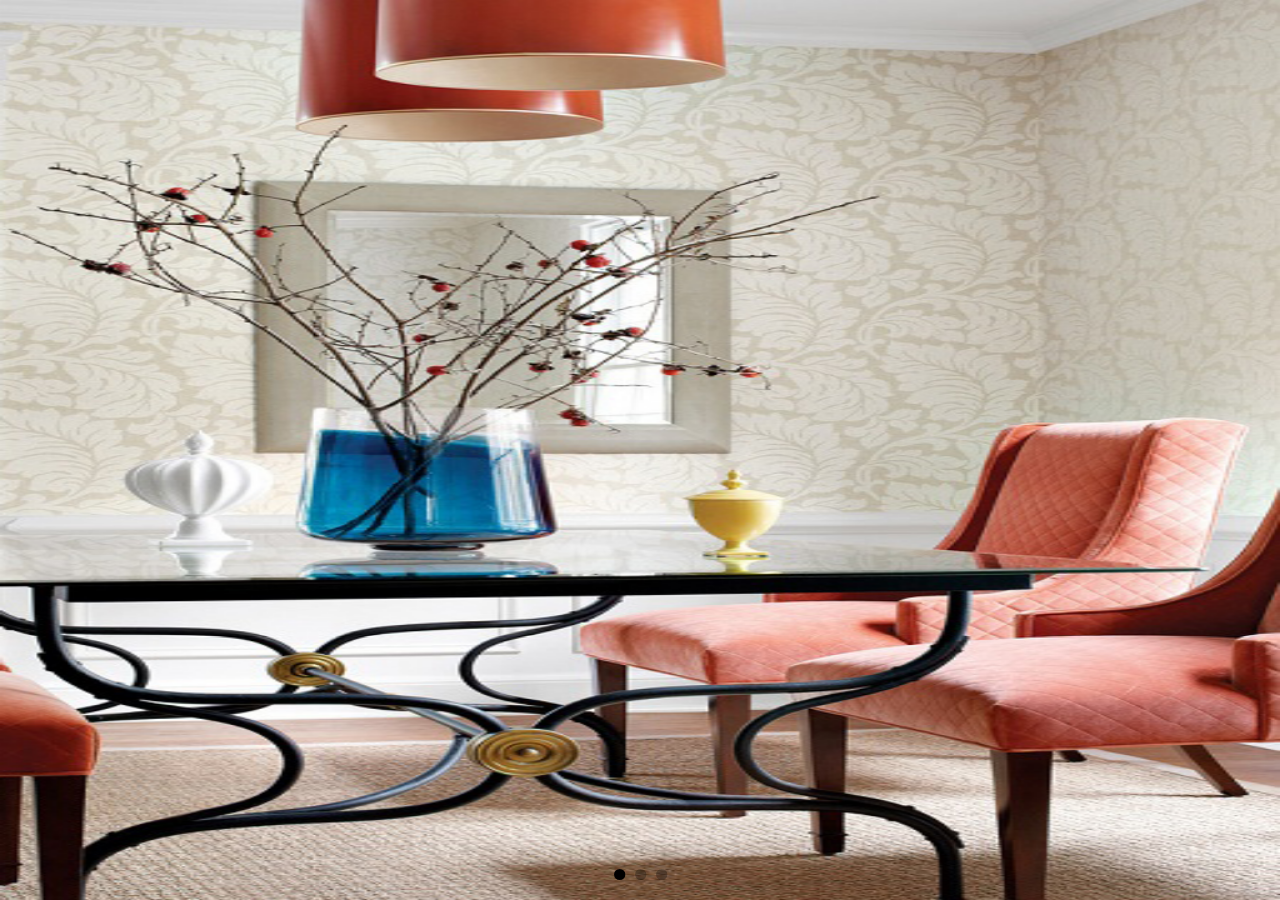
<file: LG_WebApp/xiaxiuhong/lg1997/index.html>
<!DOCTYPE html>
<html lang="en">
<head>
    <meta charset="UTF-8">
    <title>朗观设计</title>
    <link rel="icon" href="favicon/favicon.ico" type="image/x-icon" />
    <link rel="stylesheet" href="../../lib/ionic/css/ionic.css">
    <link rel="stylesheet" href="css/index.css">
    <script src="../../lib/ionic/js/ionic.bundle.js"></script>
    <script src="js/jquery-3.1.0.js"></script>
    <script src="js/app.js"></script>
    <script src="templates/advantage/advantageCtrl.js"></script>
    <script src="templates/case/caseCtrl.js"></script>
    <script src="templates/flow/flowCtrl.js"></script>
    <script src="templates/order/orderCtrl.js"></script>
    <script src="templates/about/aboutCtrl.js"></script>
    <script>
        myapp.controller('modalCtrl', function($scope, $ionicModal) {
                    // 构造模式对话框 - 创建仅服务于当前页面的子页面
                    $ionicModal.fromTemplateUrl('views/modal.html', {
                        scope: $scope,       // 作用域使用父作用域
//                        animation: 'slide-in-up'  // 内置了一种动画，其余是自己写的
//                        animation: 'slide-in-left'
//                        animation: 'slide-in-right'
                        animation: 'scale-in'
                    }).then(function(modal) {
                        // 将这个模态对话框保存到一个变量中，方便以后再使用
                        $scope.modal = modal;   // 传入的参数model就是构造好的对话框
                    });

                    $scope.openModal = function() {
                        $scope.modal.show();        // 打开对话框
                    };

                    $scope.closeModal = function() {
                        $scope.modal.hide();        // 隐藏对话框(隐藏不是销毁)
                    };

                    // 创建新联系人
                    $scope.createContact = function(u) {
                        $scope.contacts.push({ name: u.username,email: u.email});
                        $scope.modal.hide();    // 隐藏
                    };

                    // 离开时清除model
                    $scope.$on('$destroy', function() {
                        $scope.modal.remove();
                    });

                    // 在隐藏modal时执行一些动作
                    $scope.$on('modal.hidden', function() {
                        // 在这里执行一些操作
                    });

                    // 在移除modal时执行一些动作
                    $scope.$on('modal.removed', function() {
                        // 在这里执行一些操作
                    });
                });
    </script>
</head>
<body ng-app="myapp" ng-controller="modalCtrl">
<!--导航栏-->
<ion-nav-bar class="navBar has-tabs-top">
    <ion-nav-back-button style="color:#fff">Back</ion-nav-back-button>

    <ion-nav-buttons side="right">
        <button class="button button-icon ion-navicon-round " style="color:#EAFFE5"  ng-click="openModal()"></button>
    </ion-nav-buttons>
</ion-nav-bar>

<!--导航视图-->
<ion-nav-view></ion-nav-view>

<!--内联模板-->
<script id="views/modal.html" type="text/ng-template">
    <ion-modal-view style="height:30%">
        <ion-header-bar class="bar bar-header bar-positive">
            <h1 class="title">完善您的装修需求</h1>
            <button class="button button-clear button-primary" ng-click="closeModal()">取消</button>
        </ion-header-bar>

        <ion-content class="padding">
            <div class="list">
                <label class="item item-input">
                    <span class="input-label">城市</span>
                    <input type="text" ng-model="newUser.username">
                </label>

                <label class="item item-input">
                    <span class="input-label">房屋类型</span>
                    <input type="text" ng-model="newUser.email">
                </label>

                <label class="item item-input">
                    <span class="input-label">使用面积</span>
                    <input type="text" ng-model="newUser.email">
                </label>

                <label class="item item-input">
                    <span class="input-label">风格偏好</span>
                    <input type="text" ng-model="newUser.email">
                </label>

                <button class="button button-full button-positive" ng-click="createContact(newUser)">确定</button>
            </div>
        </ion-content>
    </ion-modal-view>
</script>

</body>
</html>
</file>
<file: LG_WebApp/lib/ionic/css/ionic.css>
@charset "UTF-8";
/*!
 * Copyright 2015 Drifty Co.
 * http://drifty.com/
 *
 * Ionic, v1.3.2
 * A powerful HTML5 mobile app framework.
 * http://ionicframework.com/
 *
 * By @maxlynch, @benjsperry, @adamdbradley <3
 *
 * Licensed under the MIT license. Please see LICENSE for more information.
 *
 */
/*!
  Ionicons, v2.0.1
  Created by Ben Sperry for the Ionic Framework, http://ionicons.com/
  https://twitter.com/benjsperry  https://twitter.com/ionicframework
  MIT License: https://github.com/driftyco/ionicons

  Android-style icons originally built by Google’s
  Material Design Icons: https://github.com/google/material-design-icons
  used under CC BY http://creativecommons.org/licenses/by/4.0/
  Modified icons to fit ionicon’s grid from original.
*/
@font-face {
  font-family: "Ionicons";
  src: url("../fonts/ionicons.eot?v=2.0.1");
  src: url("../fonts/ionicons.eot?v=2.0.1#iefix") format("embedded-opentype"), url("../fonts/ionicons.ttf?v=2.0.1") format("truetype"), url("../fonts/ionicons.woff?v=2.0.1") format("woff"), url("../fonts/ionicons.woff") format("woff"), url("../fonts/ionicons.svg?v=2.0.1#Ionicons") format("svg");
  font-weight: normal;
  font-style: normal; }

.ion, .ionicons,
.ion-alert:before,
.ion-alert-circled:before,
.ion-android-add:before,
.ion-android-add-circle:before,
.ion-android-alarm-clock:before,
.ion-android-alert:before,
.ion-android-apps:before,
.ion-android-archive:before,
.ion-android-arrow-back:before,
.ion-android-arrow-down:before,
.ion-android-arrow-dropdown:before,
.ion-android-arrow-dropdown-circle:before,
.ion-android-arrow-dropleft:before,
.ion-android-arrow-dropleft-circle:before,
.ion-android-arrow-dropright:before,
.ion-android-arrow-dropright-circle:before,
.ion-android-arrow-dropup:before,
.ion-android-arrow-dropup-circle:before,
.ion-android-arrow-forward:before,
.ion-android-arrow-up:before,
.ion-android-attach:before,
.ion-android-bar:before,
.ion-android-bicycle:before,
.ion-android-boat:before,
.ion-android-bookmark:before,
.ion-android-bulb:before,
.ion-android-bus:before,
.ion-android-calendar:before,
.ion-android-call:before,
.ion-android-camera:before,
.ion-android-cancel:before,
.ion-android-car:before,
.ion-android-cart:before,
.ion-android-chat:before,
.ion-android-checkbox:before,
.ion-android-checkbox-blank:before,
.ion-android-checkbox-outline:before,
.ion-android-checkbox-outline-blank:before,
.ion-android-checkmark-circle:before,
.ion-android-clipboard:before,
.ion-android-close:before,
.ion-android-cloud:before,
.ion-android-cloud-circle:before,
.ion-android-cloud-done:before,
.ion-android-cloud-outline:before,
.ion-android-color-palette:before,
.ion-android-compass:before,
.ion-android-contact:before,
.ion-android-contacts:before,
.ion-android-contract:before,
.ion-android-create:before,
.ion-android-delete:before,
.ion-android-desktop:before,
.ion-android-document:before,
.ion-android-done:before,
.ion-android-done-all:before,
.ion-android-download:before,
.ion-android-drafts:before,
.ion-android-exit:before,
.ion-android-expand:before,
.ion-android-favorite:before,
.ion-android-favorite-outline:before,
.ion-android-film:before,
.ion-android-folder:before,
.ion-android-folder-open:before,
.ion-android-funnel:before,
.ion-android-globe:before,
.ion-android-hand:before,
.ion-android-hangout:before,
.ion-android-happy:before,
.ion-android-home:before,
.ion-android-image:before,
.ion-android-laptop:before,
.ion-android-list:before,
.ion-android-locate:before,
.ion-android-lock:before,
.ion-android-mail:before,
.ion-android-map:before,
.ion-android-menu:before,
.ion-android-microphone:before,
.ion-android-microphone-off:before,
.ion-android-more-horizontal:before,
.ion-android-more-vertical:before,
.ion-android-navigate:before,
.ion-android-notifications:before,
.ion-android-notifications-none:before,
.ion-android-notifications-off:before,
.ion-android-open:before,
.ion-android-options:before,
.ion-android-people:before,
.ion-android-person:before,
.ion-android-person-add:before,
.ion-android-phone-landscape:before,
.ion-android-phone-portrait:before,
.ion-android-pin:before,
.ion-android-plane:before,
.ion-android-playstore:before,
.ion-android-print:before,
.ion-android-radio-button-off:before,
.ion-android-radio-button-on:before,
.ion-android-refresh:before,
.ion-android-remove:before,
.ion-android-remove-circle:before,
.ion-android-restaurant:before,
.ion-android-sad:before,
.ion-android-search:before,
.ion-android-send:before,
.ion-android-settings:before,
.ion-android-share:before,
.ion-android-share-alt:before,
.ion-android-star:before,
.ion-android-star-half:before,
.ion-android-star-outline:before,
.ion-android-stopwatch:before,
.ion-android-subway:before,
.ion-android-sunny:before,
.ion-android-sync:before,
.ion-android-textsms:before,
.ion-android-time:before,
.ion-android-train:before,
.ion-android-unlock:before,
.ion-android-upload:before,
.ion-android-volume-down:before,
.ion-android-volume-mute:before,
.ion-android-volume-off:before,
.ion-android-volume-up:before,
.ion-android-walk:before,
.ion-android-warning:before,
.ion-android-watch:before,
.ion-android-wifi:before,
.ion-aperture:before,
.ion-archive:before,
.ion-arrow-down-a:before,
.ion-arrow-down-b:before,
.ion-arrow-down-c:before,
.ion-arrow-expand:before,
.ion-arrow-graph-down-left:before,
.ion-arrow-graph-down-right:before,
.ion-arrow-graph-up-left:before,
.ion-arrow-graph-up-right:before,
.ion-arrow-left-a:before,
.ion-arrow-left-b:before,
.ion-arrow-left-c:before,
.ion-arrow-move:before,
.ion-arrow-resize:before,
.ion-arrow-return-left:before,
.ion-arrow-return-right:before,
.ion-arrow-right-a:before,
.ion-arrow-right-b:before,
.ion-arrow-right-c:before,
.ion-arrow-shrink:before,
.ion-arrow-swap:before,
.ion-arrow-up-a:before,
.ion-arrow-up-b:before,
.ion-arrow-up-c:before,
.ion-asterisk:before,
.ion-at:before,
.ion-backspace:before,
.ion-backspace-outline:before,
.ion-bag:before,
.ion-battery-charging:before,
.ion-battery-empty:before,
.ion-battery-full:before,
.ion-battery-half:before,
.ion-battery-low:before,
.ion-beaker:before,
.ion-beer:before,
.ion-bluetooth:before,
.ion-bonfire:before,
.ion-bookmark:before,
.ion-bowtie:before,
.ion-briefcase:before,
.ion-bug:before,
.ion-calculator:before,
.ion-calendar:before,
.ion-camera:before,
.ion-card:before,
.ion-cash:before,
.ion-chatbox:before,
.ion-chatbox-working:before,
.ion-chatboxes:before,
.ion-chatbubble:before,
.ion-chatbubble-working:before,
.ion-chatbubbles:before,
.ion-checkmark:before,
.ion-checkmark-circled:before,
.ion-checkmark-round:before,
.ion-chevron-down:before,
.ion-chevron-left:before,
.ion-chevron-right:before,
.ion-chevron-up:before,
.ion-clipboard:before,
.ion-clock:before,
.ion-close:before,
.ion-close-circled:before,
.ion-close-round:before,
.ion-closed-captioning:before,
.ion-cloud:before,
.ion-code:before,
.ion-code-download:before,
.ion-code-working:before,
.ion-coffee:before,
.ion-compass:before,
.ion-compose:before,
.ion-connection-bars:before,
.ion-contrast:before,
.ion-crop:before,
.ion-cube:before,
.ion-disc:before,
.ion-document:before,
.ion-document-text:before,
.ion-drag:before,
.ion-earth:before,
.ion-easel:before,
.ion-edit:before,
.ion-egg:before,
.ion-eject:before,
.ion-email:before,
.ion-email-unread:before,
.ion-erlenmeyer-flask:before,
.ion-erlenmeyer-flask-bubbles:before,
.ion-eye:before,
.ion-eye-disabled:before,
.ion-female:before,
.ion-filing:before,
.ion-film-marker:before,
.ion-fireball:before,
.ion-flag:before,
.ion-flame:before,
.ion-flash:before,
.ion-flash-off:before,
.ion-folder:before,
.ion-fork:before,
.ion-fork-repo:before,
.ion-forward:before,
.ion-funnel:before,
.ion-gear-a:before,
.ion-gear-b:before,
.ion-grid:before,
.ion-hammer:before,
.ion-happy:before,
.ion-happy-outline:before,
.ion-headphone:before,
.ion-heart:before,
.ion-heart-broken:before,
.ion-help:before,
.ion-help-buoy:before,
.ion-help-circled:before,
.ion-home:before,
.ion-icecream:before,
.ion-image:before,
.ion-images:before,
.ion-information:before,
.ion-information-circled:before,
.ion-ionic:before,
.ion-ios-alarm:before,
.ion-ios-alarm-outline:before,
.ion-ios-albums:before,
.ion-ios-albums-outline:before,
.ion-ios-americanfootball:before,
.ion-ios-americanfootball-outline:before,
.ion-ios-analytics:before,
.ion-ios-analytics-outline:before,
.ion-ios-arrow-back:before,
.ion-ios-arrow-down:before,
.ion-ios-arrow-forward:before,
.ion-ios-arrow-left:before,
.ion-ios-arrow-right:before,
.ion-ios-arrow-thin-down:before,
.ion-ios-arrow-thin-left:before,
.ion-ios-arrow-thin-right:before,
.ion-ios-arrow-thin-up:before,
.ion-ios-arrow-up:before,
.ion-ios-at:before,
.ion-ios-at-outline:before,
.ion-ios-barcode:before,
.ion-ios-barcode-outline:before,
.ion-ios-baseball:before,
.ion-ios-baseball-outline:before,
.ion-ios-basketball:before,
.ion-ios-basketball-outline:before,
.ion-ios-bell:before,
.ion-ios-bell-outline:before,
.ion-ios-body:before,
.ion-ios-body-outline:before,
.ion-ios-bolt:before,
.ion-ios-bolt-outline:before,
.ion-ios-book:before,
.ion-ios-book-outline:before,
.ion-ios-bookmarks:before,
.ion-ios-bookmarks-outline:before,
.ion-ios-box:before,
.ion-ios-box-outline:before,
.ion-ios-briefcase:before,
.ion-ios-briefcase-outline:before,
.ion-ios-browsers:before,
.ion-ios-browsers-outline:before,
.ion-ios-calculator:before,
.ion-ios-calculator-outline:before,
.ion-ios-calendar:before,
.ion-ios-calendar-outline:before,
.ion-ios-camera:before,
.ion-ios-camera-outline:before,
.ion-ios-cart:before,
.ion-ios-cart-outline:before,
.ion-ios-chatboxes:before,
.ion-ios-chatboxes-outline:before,
.ion-ios-chatbubble:before,
.ion-ios-chatbubble-outline:before,
.ion-ios-checkmark:before,
.ion-ios-checkmark-empty:before,
.ion-ios-checkmark-outline:before,
.ion-ios-circle-filled:before,
.ion-ios-circle-outline:before,
.ion-ios-clock:before,
.ion-ios-clock-outline:before,
.ion-ios-close:before,
.ion-ios-close-empty:before,
.ion-ios-close-outline:before,
.ion-ios-cloud:before,
.ion-ios-cloud-download:before,
.ion-ios-cloud-download-outline:before,
.ion-ios-cloud-outline:before,
.ion-ios-cloud-upload:before,
.ion-ios-cloud-upload-outline:before,
.ion-ios-cloudy:before,
.ion-ios-cloudy-night:before,
.ion-ios-cloudy-night-outline:before,
.ion-ios-cloudy-outline:before,
.ion-ios-cog:before,
.ion-ios-cog-outline:before,
.ion-ios-color-filter:before,
.ion-ios-color-filter-outline:before,
.ion-ios-color-wand:before,
.ion-ios-color-wand-outline:before,
.ion-ios-compose:before,
.ion-ios-compose-outline:before,
.ion-ios-contact:before,
.ion-ios-contact-outline:before,
.ion-ios-copy:before,
.ion-ios-copy-outline:before,
.ion-ios-crop:before,
.ion-ios-crop-strong:before,
.ion-ios-download:before,
.ion-ios-download-outline:before,
.ion-ios-drag:before,
.ion-ios-email:before,
.ion-ios-email-outline:before,
.ion-ios-eye:before,
.ion-ios-eye-outline:before,
.ion-ios-fastforward:before,
.ion-ios-fastforward-outline:before,
.ion-ios-filing:before,
.ion-ios-filing-outline:before,
.ion-ios-film:before,
.ion-ios-film-outline:before,
.ion-ios-flag:before,
.ion-ios-flag-outline:before,
.ion-ios-flame:before,
.ion-ios-flame-outline:before,
.ion-ios-flask:before,
.ion-ios-flask-outline:before,
.ion-ios-flower:before,
.ion-ios-flower-outline:before,
.ion-ios-folder:before,
.ion-ios-folder-outline:before,
.ion-ios-football:before,
.ion-ios-football-outline:before,
.ion-ios-game-controller-a:before,
.ion-ios-game-controller-a-outline:before,
.ion-ios-game-controller-b:before,
.ion-ios-game-controller-b-outline:before,
.ion-ios-gear:before,
.ion-ios-gear-outline:before,
.ion-ios-glasses:before,
.ion-ios-glasses-outline:before,
.ion-ios-grid-view:before,
.ion-ios-grid-view-outline:before,
.ion-ios-heart:before,
.ion-ios-heart-outline:before,
.ion-ios-help:before,
.ion-ios-help-empty:before,
.ion-ios-help-outline:before,
.ion-ios-home:before,
.ion-ios-home-outline:before,
.ion-ios-infinite:before,
.ion-ios-infinite-outline:before,
.ion-ios-information:before,
.ion-ios-information-empty:before,
.ion-ios-information-outline:before,
.ion-ios-ionic-outline:before,
.ion-ios-keypad:before,
.ion-ios-keypad-outline:before,
.ion-ios-lightbulb:before,
.ion-ios-lightbulb-outline:before,
.ion-ios-list:before,
.ion-ios-list-outline:before,
.ion-ios-location:before,
.ion-ios-location-outline:before,
.ion-ios-locked:before,
.ion-ios-locked-outline:before,
.ion-ios-loop:before,
.ion-ios-loop-strong:before,
.ion-ios-medical:before,
.ion-ios-medical-outline:before,
.ion-ios-medkit:before,
.ion-ios-medkit-outline:before,
.ion-ios-mic:before,
.ion-ios-mic-off:before,
.ion-ios-mic-outline:before,
.ion-ios-minus:before,
.ion-ios-minus-empty:before,
.ion-ios-minus-outline:before,
.ion-ios-monitor:before,
.ion-ios-monitor-outline:before,
.ion-ios-moon:before,
.ion-ios-moon-outline:before,
.ion-ios-more:before,
.ion-ios-more-outline:before,
.ion-ios-musical-note:before,
.ion-ios-musical-notes:before,
.ion-ios-navigate:before,
.ion-ios-navigate-outline:before,
.ion-ios-nutrition:before,
.ion-ios-nutrition-outline:before,
.ion-ios-paper:before,
.ion-ios-paper-outline:before,
.ion-ios-paperplane:before,
.ion-ios-paperplane-outline:before,
.ion-ios-partlysunny:before,
.ion-ios-partlysunny-outline:before,
.ion-ios-pause:before,
.ion-ios-pause-outline:before,
.ion-ios-paw:before,
.ion-ios-paw-outline:before,
.ion-ios-people:before,
.ion-ios-people-outline:before,
.ion-ios-person:before,
.ion-ios-person-outline:before,
.ion-ios-personadd:before,
.ion-ios-personadd-outline:before,
.ion-ios-photos:before,
.ion-ios-photos-outline:before,
.ion-ios-pie:before,
.ion-ios-pie-outline:before,
.ion-ios-pint:before,
.ion-ios-pint-outline:before,
.ion-ios-play:before,
.ion-ios-play-outline:before,
.ion-ios-plus:before,
.ion-ios-plus-empty:before,
.ion-ios-plus-outline:before,
.ion-ios-pricetag:before,
.ion-ios-pricetag-outline:before,
.ion-ios-pricetags:before,
.ion-ios-pricetags-outline:before,
.ion-ios-printer:before,
.ion-ios-printer-outline:before,
.ion-ios-pulse:before,
.ion-ios-pulse-strong:before,
.ion-ios-rainy:before,
.ion-ios-rainy-outline:before,
.ion-ios-recording:before,
.ion-ios-recording-outline:before,
.ion-ios-redo:before,
.ion-ios-redo-outline:before,
.ion-ios-refresh:before,
.ion-ios-refresh-empty:before,
.ion-ios-refresh-outline:before,
.ion-ios-reload:before,
.ion-ios-reverse-camera:before,
.ion-ios-reverse-camera-outline:before,
.ion-ios-rewind:before,
.ion-ios-rewind-outline:before,
.ion-ios-rose:before,
.ion-ios-rose-outline:before,
.ion-ios-search:before,
.ion-ios-search-strong:before,
.ion-ios-settings:before,
.ion-ios-settings-strong:before,
.ion-ios-shuffle:before,
.ion-ios-shuffle-strong:before,
.ion-ios-skipbackward:before,
.ion-ios-skipbackward-outline:before,
.ion-ios-skipforward:before,
.ion-ios-skipforward-outline:before,
.ion-ios-snowy:before,
.ion-ios-speedometer:before,
.ion-ios-speedometer-outline:before,
.ion-ios-star:before,
.ion-ios-star-half:before,
.ion-ios-star-outline:before,
.ion-ios-stopwatch:before,
.ion-ios-stopwatch-outline:before,
.ion-ios-sunny:before,
.ion-ios-sunny-outline:before,
.ion-ios-telephone:before,
.ion-ios-telephone-outline:before,
.ion-ios-tennisball:before,
.ion-ios-tennisball-outline:before,
.ion-ios-thunderstorm:before,
.ion-ios-thunderstorm-outline:before,
.ion-ios-time:before,
.ion-ios-time-outline:before,
.ion-ios-timer:before,
.ion-ios-timer-outline:before,
.ion-ios-toggle:before,
.ion-ios-toggle-outline:before,
.ion-ios-trash:before,
.ion-ios-trash-outline:before,
.ion-ios-undo:before,
.ion-ios-undo-outline:before,
.ion-ios-unlocked:before,
.ion-ios-unlocked-outline:before,
.ion-ios-upload:before,
.ion-ios-upload-outline:before,
.ion-ios-videocam:before,
.ion-ios-videocam-outline:before,
.ion-ios-volume-high:before,
.ion-ios-volume-low:before,
.ion-ios-wineglass:before,
.ion-ios-wineglass-outline:before,
.ion-ios-world:before,
.ion-ios-world-outline:before,
.ion-ipad:before,
.ion-iphone:before,
.ion-ipod:before,
.ion-jet:before,
.ion-key:before,
.ion-knife:before,
.ion-laptop:before,
.ion-leaf:before,
.ion-levels:before,
.ion-lightbulb:before,
.ion-link:before,
.ion-load-a:before,
.ion-load-b:before,
.ion-load-c:before,
.ion-load-d:before,
.ion-location:before,
.ion-lock-combination:before,
.ion-locked:before,
.ion-log-in:before,
.ion-log-out:before,
.ion-loop:before,
.ion-magnet:before,
.ion-male:before,
.ion-man:before,
.ion-map:before,
.ion-medkit:before,
.ion-merge:before,
.ion-mic-a:before,
.ion-mic-b:before,
.ion-mic-c:before,
.ion-minus:before,
.ion-minus-circled:before,
.ion-minus-round:before,
.ion-model-s:before,
.ion-monitor:before,
.ion-more:before,
.ion-mouse:before,
.ion-music-note:before,
.ion-navicon:before,
.ion-navicon-round:before,
.ion-navigate:before,
.ion-network:before,
.ion-no-smoking:before,
.ion-nuclear:before,
.ion-outlet:before,
.ion-paintbrush:before,
.ion-paintbucket:before,
.ion-paper-airplane:before,
.ion-paperclip:before,
.ion-pause:before,
.ion-person:before,
.ion-person-add:before,
.ion-person-stalker:before,
.ion-pie-graph:before,
.ion-pin:before,
.ion-pinpoint:before,
.ion-pizza:before,
.ion-plane:before,
.ion-planet:before,
.ion-play:before,
.ion-playstation:before,
.ion-plus:before,
.ion-plus-circled:before,
.ion-plus-round:before,
.ion-podium:before,
.ion-pound:before,
.ion-power:before,
.ion-pricetag:before,
.ion-pricetags:before,
.ion-printer:before,
.ion-pull-request:before,
.ion-qr-scanner:before,
.ion-quote:before,
.ion-radio-waves:before,
.ion-record:before,
.ion-refresh:before,
.ion-reply:before,
.ion-reply-all:before,
.ion-ribbon-a:before,
.ion-ribbon-b:before,
.ion-sad:before,
.ion-sad-outline:before,
.ion-scissors:before,
.ion-search:before,
.ion-settings:before,
.ion-share:before,
.ion-shuffle:before,
.ion-skip-backward:before,
.ion-skip-forward:before,
.ion-social-android:before,
.ion-social-android-outline:before,
.ion-social-angular:before,
.ion-social-angular-outline:before,
.ion-social-apple:before,
.ion-social-apple-outline:before,
.ion-social-bitcoin:before,
.ion-social-bitcoin-outline:before,
.ion-social-buffer:before,
.ion-social-buffer-outline:before,
.ion-social-chrome:before,
.ion-social-chrome-outline:before,
.ion-social-codepen:before,
.ion-social-codepen-outline:before,
.ion-social-css3:before,
.ion-social-css3-outline:before,
.ion-social-designernews:before,
.ion-social-designernews-outline:before,
.ion-social-dribbble:before,
.ion-social-dribbble-outline:before,
.ion-social-dropbox:before,
.ion-social-dropbox-outline:before,
.ion-social-euro:before,
.ion-social-euro-outline:before,
.ion-social-facebook:before,
.ion-social-facebook-outline:before,
.ion-social-foursquare:before,
.ion-social-foursquare-outline:before,
.ion-social-freebsd-devil:before,
.ion-social-github:before,
.ion-social-github-outline:before,
.ion-social-google:before,
.ion-social-google-outline:before,
.ion-social-googleplus:before,
.ion-social-googleplus-outline:before,
.ion-social-hackernews:before,
.ion-social-hackernews-outline:before,
.ion-social-html5:before,
.ion-social-html5-outline:before,
.ion-social-instagram:before,
.ion-social-instagram-outline:before,
.ion-social-javascript:before,
.ion-social-javascript-outline:before,
.ion-social-linkedin:before,
.ion-social-linkedin-outline:before,
.ion-social-markdown:before,
.ion-social-nodejs:before,
.ion-social-octocat:before,
.ion-social-pinterest:before,
.ion-social-pinterest-outline:before,
.ion-social-python:before,
.ion-social-reddit:before,
.ion-social-reddit-outline:before,
.ion-social-rss:before,
.ion-social-rss-outline:before,
.ion-social-sass:before,
.ion-social-skype:before,
.ion-social-skype-outline:before,
.ion-social-snapchat:before,
.ion-social-snapchat-outline:before,
.ion-social-tumblr:before,
.ion-social-tumblr-outline:before,
.ion-social-tux:before,
.ion-social-twitch:before,
.ion-social-twitch-outline:before,
.ion-social-twitter:before,
.ion-social-twitter-outline:before,
.ion-social-usd:before,
.ion-social-usd-outline:before,
.ion-social-vimeo:before,
.ion-social-vimeo-outline:before,
.ion-social-whatsapp:before,
.ion-social-whatsapp-outline:before,
.ion-social-windows:before,
.ion-social-windows-outline:before,
.ion-social-wordpress:before,
.ion-social-wordpress-outline:before,
.ion-social-yahoo:before,
.ion-social-yahoo-outline:before,
.ion-social-yen:before,
.ion-social-yen-outline:before,
.ion-social-youtube:before,
.ion-social-youtube-outline:before,
.ion-soup-can:before,
.ion-soup-can-outline:before,
.ion-speakerphone:before,
.ion-speedometer:before,
.ion-spoon:before,
.ion-star:before,
.ion-stats-bars:before,
.ion-steam:before,
.ion-stop:before,
.ion-thermometer:before,
.ion-thumbsdown:before,
.ion-thumbsup:before,
.ion-toggle:before,
.ion-toggle-filled:before,
.ion-transgender:before,
.ion-trash-a:before,
.ion-trash-b:before,
.ion-trophy:before,
.ion-tshirt:before,
.ion-tshirt-outline:before,
.ion-umbrella:before,
.ion-university:before,
.ion-unlocked:before,
.ion-upload:before,
.ion-usb:before,
.ion-videocamera:before,
.ion-volume-high:before,
.ion-volume-low:before,
.ion-volume-medium:before,
.ion-volume-mute:before,
.ion-wand:before,
.ion-waterdrop:before,
.ion-wifi:before,
.ion-wineglass:before,
.ion-woman:before,
.ion-wrench:before,
.ion-xbox:before {
  display: inline-block;
  font-family: "Ionicons";
  speak: none;
  font-style: normal;
  font-weight: normal;
  font-variant: normal;
  text-transform: none;
  text-rendering: auto;
  line-height: 1;
  -webkit-font-smoothing: antialiased;
  -moz-osx-font-smoothing: grayscale; }

.ion-alert:before {
  content: ""; }

.ion-alert-circled:before {
  content: ""; }

.ion-android-add:before {
  content: ""; }

.ion-android-add-circle:before {
  content: ""; }

.ion-android-alarm-clock:before {
  content: ""; }

.ion-android-alert:before {
  content: ""; }

.ion-android-apps:before {
  content: ""; }

.ion-android-archive:before {
  content: ""; }

.ion-android-arrow-back:before {
  content: ""; }

.ion-android-arrow-down:before {
  content: ""; }

.ion-android-arrow-dropdown:before {
  content: ""; }

.ion-android-arrow-dropdown-circle:before {
  content: ""; }

.ion-android-arrow-dropleft:before {
  content: ""; }

.ion-android-arrow-dropleft-circle:before {
  content: ""; }

.ion-android-arrow-dropright:before {
  content: ""; }

.ion-android-arrow-dropright-circle:before {
  content: ""; }

.ion-android-arrow-dropup:before {
  content: ""; }

.ion-android-arrow-dropup-circle:before {
  content: ""; }

.ion-android-arrow-forward:before {
  content: ""; }

.ion-android-arrow-up:before {
  content: ""; }

.ion-android-attach:before {
  content: ""; }

.ion-android-bar:before {
  content: ""; }

.ion-android-bicycle:before {
  content: ""; }

.ion-android-boat:before {
  content: ""; }

.ion-android-bookmark:before {
  content: ""; }

.ion-android-bulb:before {
  content: ""; }

.ion-android-bus:before {
  content: ""; }

.ion-android-calendar:before {
  content: ""; }

.ion-android-call:before {
  content: ""; }

.ion-android-camera:before {
  content: ""; }

.ion-android-cancel:before {
  content: ""; }

.ion-android-car:before {
  content: ""; }

.ion-android-cart:before {
  content: ""; }

.ion-android-chat:before {
  content: ""; }

.ion-android-checkbox:before {
  content: ""; }

.ion-android-checkbox-blank:before {
  content: ""; }

.ion-android-checkbox-outline:before {
  content: ""; }

.ion-android-checkbox-outline-blank:before {
  content: ""; }

.ion-android-checkmark-circle:before {
  content: ""; }

.ion-android-clipboard:before {
  content: ""; }

.ion-android-close:before {
  content: ""; }

.ion-android-cloud:before {
  content: ""; }

.ion-android-cloud-circle:before {
  content: ""; }

.ion-android-cloud-done:before {
  content: ""; }

.ion-android-cloud-outline:before {
  content: ""; }

.ion-android-color-palette:before {
  content: ""; }

.ion-android-compass:before {
  content: ""; }

.ion-android-contact:before {
  content: ""; }

.ion-android-contacts:before {
  content: ""; }

.ion-android-contract:before {
  content: ""; }

.ion-android-create:before {
  content: ""; }

.ion-android-delete:before {
  content: ""; }

.ion-android-desktop:before {
  content: ""; }

.ion-android-document:before {
  content: ""; }

.ion-android-done:before {
  content: ""; }

.ion-android-done-all:before {
  content: ""; }

.ion-android-download:before {
  content: ""; }

.ion-android-drafts:before {
  content: ""; }

.ion-android-exit:before {
  content: ""; }

.ion-android-expand:before {
  content: ""; }

.ion-android-favorite:before {
  content: ""; }

.ion-android-favorite-outline:before {
  content: ""; }

.ion-android-film:before {
  content: ""; }

.ion-android-folder:before {
  content: ""; }

.ion-android-folder-open:before {
  content: ""; }

.ion-android-funnel:before {
  content: ""; }

.ion-android-globe:before {
  content: ""; }

.ion-android-hand:before {
  content: ""; }

.ion-android-hangout:before {
  content: ""; }

.ion-android-happy:before {
  content: ""; }

.ion-android-home:before {
  content: ""; }

.ion-android-image:before {
  content: ""; }

.ion-android-laptop:before {
  content: ""; }

.ion-android-list:before {
  content: ""; }

.ion-android-locate:before {
  content: ""; }

.ion-android-lock:before {
  content: ""; }

.ion-android-mail:before {
  content: ""; }

.ion-android-map:before {
  content: ""; }

.ion-android-menu:before {
  content: ""; }

.ion-android-microphone:before {
  content: ""; }

.ion-android-microphone-off:before {
  content: ""; }

.ion-android-more-horizontal:before {
  content: ""; }

.ion-android-more-vertical:before {
  content: ""; }

.ion-android-navigate:before {
  content: ""; }

.ion-android-notifications:before {
  content: ""; }

.ion-android-notifications-none:before {
  content: ""; }

.ion-android-notifications-off:before {
  content: ""; }

.ion-android-open:before {
  content: ""; }

.ion-android-options:before {
  content: ""; }

.ion-android-people:before {
  content: ""; }

.ion-android-person:before {
  content: ""; }

.ion-android-person-add:before {
  content: ""; }

.ion-android-phone-landscape:before {
  content: ""; }

.ion-android-phone-portrait:before {
  content: ""; }

.ion-android-pin:before {
  content: ""; }

.ion-android-plane:before {
  content: ""; }

.ion-android-playstore:before {
  content: ""; }

.ion-android-print:before {
  content: ""; }

.ion-android-radio-button-off:before {
  content: ""; }

.ion-android-radio-button-on:before {
  content: ""; }

.ion-android-refresh:before {
  content: ""; }

.ion-android-remove:before {
  content: ""; }

.ion-android-remove-circle:before {
  content: ""; }

.ion-android-restaurant:before {
  content: ""; }

.ion-android-sad:before {
  content: ""; }

.ion-android-search:before {
  content: ""; }

.ion-android-send:before {
  content: ""; }

.ion-android-settings:before {
  content: ""; }

.ion-android-share:before {
  content: ""; }

.ion-android-share-alt:before {
  content: ""; }

.ion-android-star:before {
  content: ""; }

.ion-android-star-half:before {
  content: ""; }

.ion-android-star-outline:before {
  content: ""; }

.ion-android-stopwatch:before {
  content: ""; }

.ion-android-subway:before {
  content: ""; }

.ion-android-sunny:before {
  content: ""; }

.ion-android-sync:before {
  content: ""; }

.ion-android-textsms:before {
  content: ""; }

.ion-android-time:before {
  content: ""; }

.ion-android-train:before {
  content: ""; }

.ion-android-unlock:before {
  content: ""; }

.ion-android-upload:before {
  content: ""; }

.ion-android-volume-down:before {
  content: ""; }

.ion-android-volume-mute:before {
  content: ""; }

.ion-android-volume-off:before {
  content: ""; }

.ion-android-volume-up:before {
  content: ""; }

.ion-android-walk:before {
  content: ""; }

.ion-android-warning:before {
  content: ""; }

.ion-android-watch:before {
  content: ""; }

.ion-android-wifi:before {
  content: ""; }

.ion-aperture:before {
  content: ""; }

.ion-archive:before {
  content: ""; }

.ion-arrow-down-a:before {
  content: ""; }

.ion-arrow-down-b:before {
  content: ""; }

.ion-arrow-down-c:before {
  content: ""; }

.ion-arrow-expand:before {
  content: ""; }

.ion-arrow-graph-down-left:before {
  content: ""; }

.ion-arrow-graph-down-right:before {
  content: ""; }

.ion-arrow-graph-up-left:before {
  content: ""; }

.ion-arrow-graph-up-right:before {
  content: ""; }

.ion-arrow-left-a:before {
  content: ""; }

.ion-arrow-left-b:before {
  content: ""; }

.ion-arrow-left-c:before {
  content: ""; }

.ion-arrow-move:before {
  content: ""; }

.ion-arrow-resize:before {
  content: ""; }

.ion-arrow-return-left:before {
  content: ""; }

.ion-arrow-return-right:before {
  content: ""; }

.ion-arrow-right-a:before {
  content: ""; }

.ion-arrow-right-b:before {
  content: ""; }

.ion-arrow-right-c:before {
  content: ""; }

.ion-arrow-shrink:before {
  content: ""; }

.ion-arrow-swap:before {
  content: ""; }

.ion-arrow-up-a:before {
  content: ""; }

.ion-arrow-up-b:before {
  content: ""; }

.ion-arrow-up-c:before {
  content: ""; }

.ion-asterisk:before {
  content: ""; }

.ion-at:before {
  content: ""; }

.ion-backspace:before {
  content: ""; }

.ion-backspace-outline:before {
  content: ""; }

.ion-bag:before {
  content: ""; }

.ion-battery-charging:before {
  content: ""; }

.ion-battery-empty:before {
  content: ""; }

.ion-battery-full:before {
  content: ""; }

.ion-battery-half:before {
  content: ""; }

.ion-battery-low:before {
  content: ""; }

.ion-beaker:before {
  content: ""; }

.ion-beer:before {
  content: ""; }

.ion-bluetooth:before {
  content: ""; }

.ion-bonfire:before {
  content: ""; }

.ion-bookmark:before {
  content: ""; }

.ion-bowtie:before {
  content: ""; }

.ion-briefcase:before {
  content: ""; }

.ion-bug:before {
  content: ""; }

.ion-calculator:before {
  content: ""; }

.ion-calendar:before {
  content: ""; }

.ion-camera:before {
  content: ""; }

.ion-card:before {
  content: ""; }

.ion-cash:before {
  content: ""; }

.ion-chatbox:before {
  content: ""; }

.ion-chatbox-working:before {
  content: ""; }

.ion-chatboxes:before {
  content: ""; }

.ion-chatbubble:before {
  content: ""; }

.ion-chatbubble-working:before {
  content: ""; }

.ion-chatbubbles:before {
  content: ""; }

.ion-checkmark:before {
  content: ""; }

.ion-checkmark-circled:before {
  content: ""; }

.ion-checkmark-round:before {
  content: ""; }

.ion-chevron-down:before {
  content: ""; }

.ion-chevron-left:before {
  content: ""; }

.ion-chevron-right:before {
  content: ""; }

.ion-chevron-up:before {
  content: ""; }

.ion-clipboard:before {
  content: ""; }

.ion-clock:before {
  content: ""; }

.ion-close:before {
  content: ""; }

.ion-close-circled:before {
  content: ""; }

.ion-close-round:before {
  content: ""; }

.ion-closed-captioning:before {
  content: ""; }

.ion-cloud:before {
  content: ""; }

.ion-code:before {
  content: ""; }

.ion-code-download:before {
  content: ""; }

.ion-code-working:before {
  content: ""; }

.ion-coffee:before {
  content: ""; }

.ion-compass:before {
  content: ""; }

.ion-compose:before {
  content: ""; }

.ion-connection-bars:before {
  content: ""; }

.ion-contrast:before {
  content: ""; }

.ion-crop:before {
  content: ""; }

.ion-cube:before {
  content: ""; }

.ion-disc:before {
  content: ""; }

.ion-document:before {
  content: ""; }

.ion-document-text:before {
  content: ""; }

.ion-drag:before {
  content: ""; }

.ion-earth:before {
  content: ""; }

.ion-easel:before {
  content: ""; }

.ion-edit:before {
  content: ""; }

.ion-egg:before {
  content: ""; }

.ion-eject:before {
  content: ""; }

.ion-email:before {
  content: ""; }

.ion-email-unread:before {
  content: ""; }

.ion-erlenmeyer-flask:before {
  content: ""; }

.ion-erlenmeyer-flask-bubbles:before {
  content: ""; }

.ion-eye:before {
  content: ""; }

.ion-eye-disabled:before {
  content: ""; }

.ion-female:before {
  content: ""; }

.ion-filing:before {
  content: ""; }

.ion-film-marker:before {
  content: ""; }

.ion-fireball:before {
  content: ""; }

.ion-flag:before {
  content: ""; }

.ion-flame:before {
  content: ""; }

.ion-flash:before {
  content: ""; }

.ion-flash-off:before {
  content: ""; }

.ion-folder:before {
  content: ""; }

.ion-fork:before {
  content: ""; }

.ion-fork-repo:before {
  content: ""; }

.ion-forward:before {
  content: ""; }

.ion-funnel:before {
  content: ""; }

.ion-gear-a:before {
  content: ""; }

.ion-gear-b:before {
  content: ""; }

.ion-grid:before {
  content: ""; }

.ion-hammer:before {
  content: ""; }

.ion-happy:before {
  content: ""; }

.ion-happy-outline:before {
  content: ""; }

.ion-headphone:before {
  content: ""; }

.ion-heart:before {
  content: ""; }

.ion-heart-broken:before {
  content: ""; }

.ion-help:before {
  content: ""; }

.ion-help-buoy:before {
  content: ""; }

.ion-help-circled:before {
  content: ""; }

.ion-home:before {
  content: ""; }

.ion-icecream:before {
  content: ""; }

.ion-image:before {
  content: ""; }

.ion-images:before {
  content: ""; }

.ion-information:before {
  content: ""; }

.ion-information-circled:before {
  content: ""; }

.ion-ionic:before {
  content: ""; }

.ion-ios-alarm:before {
  content: ""; }

.ion-ios-alarm-outline:before {
  content: ""; }

.ion-ios-albums:before {
  content: ""; }

.ion-ios-albums-outline:before {
  content: ""; }

.ion-ios-americanfootball:before {
  content: ""; }

.ion-ios-americanfootball-outline:before {
  content: ""; }

.ion-ios-analytics:before {
  content: ""; }

.ion-ios-analytics-outline:before {
  content: ""; }

.ion-ios-arrow-back:before {
  content: ""; }

.ion-ios-arrow-down:before {
  content: ""; }

.ion-ios-arrow-forward:before {
  content: ""; }

.ion-ios-arrow-left:before {
  content: ""; }

.ion-ios-arrow-right:before {
  content: ""; }

.ion-ios-arrow-thin-down:before {
  content: ""; }

.ion-ios-arrow-thin-left:before {
  content: ""; }

.ion-ios-arrow-thin-right:before {
  content: ""; }

.ion-ios-arrow-thin-up:before {
  content: ""; }

.ion-ios-arrow-up:before {
  content: ""; }

.ion-ios-at:before {
  content: ""; }

.ion-ios-at-outline:before {
  content: ""; }

.ion-ios-barcode:before {
  content: ""; }

.ion-ios-barcode-outline:before {
  content: ""; }

.ion-ios-baseball:before {
  content: ""; }

.ion-ios-baseball-outline:before {
  content: ""; }

.ion-ios-basketball:before {
  content: ""; }

.ion-ios-basketball-outline:before {
  content: ""; }

.ion-ios-bell:before {
  content: ""; }

.ion-ios-bell-outline:before {
  content: ""; }

.ion-ios-body:before {
  content: ""; }

.ion-ios-body-outline:before {
  content: ""; }

.ion-ios-bolt:before {
  content: ""; }

.ion-ios-bolt-outline:before {
  content: ""; }

.ion-ios-book:before {
  content: ""; }

.ion-ios-book-outline:before {
  content: ""; }

.ion-ios-bookmarks:before {
  content: ""; }

.ion-ios-bookmarks-outline:before {
  content: ""; }

.ion-ios-box:before {
  content: ""; }

.ion-ios-box-outline:before {
  content: ""; }

.ion-ios-briefcase:before {
  content: ""; }

.ion-ios-briefcase-outline:before {
  content: ""; }

.ion-ios-browsers:before {
  content: ""; }

.ion-ios-browsers-outline:before {
  content: ""; }

.ion-ios-calculator:before {
  content: ""; }

.ion-ios-calculator-outline:before {
  content: ""; }

.ion-ios-calendar:before {
  content: ""; }

.ion-ios-calendar-outline:before {
  content: ""; }

.ion-ios-camera:before {
  content: ""; }

.ion-ios-camera-outline:before {
  content: ""; }

.ion-ios-cart:before {
  content: ""; }

.ion-ios-cart-outline:before {
  content: ""; }

.ion-ios-chatboxes:before {
  content: ""; }

.ion-ios-chatboxes-outline:before {
  content: ""; }

.ion-ios-chatbubble:before {
  content: ""; }

.ion-ios-chatbubble-outline:before {
  content: ""; }

.ion-ios-checkmark:before {
  content: ""; }

.ion-ios-checkmark-empty:before {
  content: ""; }

.ion-ios-checkmark-outline:before {
  content: ""; }

.ion-ios-circle-filled:before {
  content: ""; }

.ion-ios-circle-outline:before {
  content: ""; }

.ion-ios-clock:before {
  content: ""; }

.ion-ios-clock-outline:before {
  content: ""; }

.ion-ios-close:before {
  content: ""; }

.ion-ios-close-empty:before {
  content: ""; }

.ion-ios-close-outline:before {
  content: ""; }

.ion-ios-cloud:before {
  content: ""; }

.ion-ios-cloud-download:before {
  content: ""; }

.ion-ios-cloud-download-outline:before {
  content: ""; }

.ion-ios-cloud-outline:before {
  content: ""; }

.ion-ios-cloud-upload:before {
  content: ""; }

.ion-ios-cloud-upload-outline:before {
  content: ""; }

.ion-ios-cloudy:before {
  content: ""; }

.ion-ios-cloudy-night:before {
  content: ""; }

.ion-ios-cloudy-night-outline:before {
  content: ""; }

.ion-ios-cloudy-outline:before {
  content: ""; }

.ion-ios-cog:before {
  content: ""; }

.ion-ios-cog-outline:before {
  content: ""; }

.ion-ios-color-filter:before {
  content: ""; }

.ion-ios-color-filter-outline:before {
  content: ""; }

.ion-ios-color-wand:before {
  content: ""; }

.ion-ios-color-wand-outline:before {
  content: ""; }

.ion-ios-compose:before {
  content: ""; }

.ion-ios-compose-outline:before {
  content: ""; }

.ion-ios-contact:before {
  content: ""; }

.ion-ios-contact-outline:before {
  content: ""; }

.ion-ios-copy:before {
  content: ""; }

.ion-ios-copy-outline:before {
  content: ""; }

.ion-ios-crop:before {
  content: ""; }

.ion-ios-crop-strong:before {
  content: ""; }

.ion-ios-download:before {
  content: ""; }

.ion-ios-download-outline:before {
  content: ""; }

.ion-ios-drag:before {
  content: ""; }

.ion-ios-email:before {
  content: ""; }

.ion-ios-email-outline:before {
  content: ""; }

.ion-ios-eye:before {
  content: ""; }

.ion-ios-eye-outline:before {
  content: ""; }

.ion-ios-fastforward:before {
  content: ""; }

.ion-ios-fastforward-outline:before {
  content: ""; }

.ion-ios-filing:before {
  content: ""; }

.ion-ios-filing-outline:before {
  content: ""; }

.ion-ios-film:before {
  content: ""; }

.ion-ios-film-outline:before {
  content: ""; }

.ion-ios-flag:before {
  content: ""; }

.ion-ios-flag-outline:before {
  content: ""; }

.ion-ios-flame:before {
  content: ""; }

.ion-ios-flame-outline:before {
  content: ""; }

.ion-ios-flask:before {
  content: ""; }

.ion-ios-flask-outline:before {
  content: ""; }

.ion-ios-flower:before {
  content: ""; }

.ion-ios-flower-outline:before {
  content: ""; }

.ion-ios-folder:before {
  content: ""; }

.ion-ios-folder-outline:before {
  content: ""; }

.ion-ios-football:before {
  content: ""; }

.ion-ios-football-outline:before {
  content: ""; }

.ion-ios-game-controller-a:before {
  content: ""; }

.ion-ios-game-controller-a-outline:before {
  content: ""; }

.ion-ios-game-controller-b:before {
  content: ""; }

.ion-ios-game-controller-b-outline:before {
  content: ""; }

.ion-ios-gear:before {
  content: ""; }

.ion-ios-gear-outline:before {
  content: ""; }

.ion-ios-glasses:before {
  content: ""; }

.ion-ios-glasses-outline:before {
  content: ""; }

.ion-ios-grid-view:before {
  content: ""; }

.ion-ios-grid-view-outline:before {
  content: ""; }

.ion-ios-heart:before {
  content: ""; }

.ion-ios-heart-outline:before {
  content: ""; }

.ion-ios-help:before {
  content: ""; }

.ion-ios-help-empty:before {
  content: ""; }

.ion-ios-help-outline:before {
  content: ""; }

.ion-ios-home:before {
  content: ""; }

.ion-ios-home-outline:before {
  content: ""; }

.ion-ios-infinite:before {
  content: ""; }

.ion-ios-infinite-outline:before {
  content: ""; }

.ion-ios-information:before {
  content: ""; }

.ion-ios-information-empty:before {
  content: ""; }

.ion-ios-information-outline:before {
  content: ""; }

.ion-ios-ionic-outline:before {
  content: ""; }

.ion-ios-keypad:before {
  content: ""; }

.ion-ios-keypad-outline:before {
  content: ""; }

.ion-ios-lightbulb:before {
  content: ""; }

.ion-ios-lightbulb-outline:before {
  content: ""; }

.ion-ios-list:before {
  content: ""; }

.ion-ios-list-outline:before {
  content: ""; }

.ion-ios-location:before {
  content: ""; }

.ion-ios-location-outline:before {
  content: ""; }

.ion-ios-locked:before {
  content: ""; }

.ion-ios-locked-outline:before {
  content: ""; }

.ion-ios-loop:before {
  content: ""; }

.ion-ios-loop-strong:before {
  content: ""; }

.ion-ios-medical:before {
  content: ""; }

.ion-ios-medical-outline:before {
  content: ""; }

.ion-ios-medkit:before {
  content: ""; }

.ion-ios-medkit-outline:before {
  content: ""; }

.ion-ios-mic:before {
  content: ""; }

.ion-ios-mic-off:before {
  content: ""; }

.ion-ios-mic-outline:before {
  content: ""; }

.ion-ios-minus:before {
  content: ""; }

.ion-ios-minus-empty:before {
  content: ""; }

.ion-ios-minus-outline:before {
  content: ""; }

.ion-ios-monitor:before {
  content: ""; }

.ion-ios-monitor-outline:before {
  content: ""; }

.ion-ios-moon:before {
  content: ""; }

.ion-ios-moon-outline:before {
  content: ""; }

.ion-ios-more:before {
  content: ""; }

.ion-ios-more-outline:before {
  content: ""; }

.ion-ios-musical-note:before {
  content: ""; }

.ion-ios-musical-notes:before {
  content: ""; }

.ion-ios-navigate:before {
  content: ""; }

.ion-ios-navigate-outline:before {
  content: ""; }

.ion-ios-nutrition:before {
  content: ""; }

.ion-ios-nutrition-outline:before {
  content: ""; }

.ion-ios-paper:before {
  content: ""; }

.ion-ios-paper-outline:before {
  content: ""; }

.ion-ios-paperplane:before {
  content: ""; }

.ion-ios-paperplane-outline:before {
  content: ""; }

.ion-ios-partlysunny:before {
  content: ""; }

.ion-ios-partlysunny-outline:before {
  content: ""; }

.ion-ios-pause:before {
  content: ""; }

.ion-ios-pause-outline:before {
  content: ""; }

.ion-ios-paw:before {
  content: ""; }

.ion-ios-paw-outline:before {
  content: ""; }

.ion-ios-people:before {
  content: ""; }

.ion-ios-people-outline:before {
  content: ""; }

.ion-ios-person:before {
  content: ""; }

.ion-ios-person-outline:before {
  content: ""; }

.ion-ios-personadd:before {
  content: ""; }

.ion-ios-personadd-outline:before {
  content: ""; }

.ion-ios-photos:before {
  content: ""; }

.ion-ios-photos-outline:before {
  content: ""; }

.ion-ios-pie:before {
  content: ""; }

.ion-ios-pie-outline:before {
  content: ""; }

.ion-ios-pint:before {
  content: ""; }

.ion-ios-pint-outline:before {
  content: ""; }

.ion-ios-play:before {
  content: ""; }

.ion-ios-play-outline:before {
  content: ""; }

.ion-ios-plus:before {
  content: ""; }

.ion-ios-plus-empty:before {
  content: ""; }

.ion-ios-plus-outline:before {
  content: ""; }

.ion-ios-pricetag:before {
  content: ""; }

.ion-ios-pricetag-outline:before {
  content: ""; }

.ion-ios-pricetags:before {
  content: ""; }

.ion-ios-pricetags-outline:before {
  content: ""; }

.ion-ios-printer:before {
  content: ""; }

.ion-ios-printer-outline:before {
  content: ""; }

.ion-ios-pulse:before {
  content: ""; }

.ion-ios-pulse-strong:before {
  content: ""; }

.ion-ios-rainy:before {
  content: ""; }

.ion-ios-rainy-outline:before {
  content: ""; }

.ion-ios-recording:before {
  content: ""; }

.ion-ios-recording-outline:before {
  content: ""; }

.ion-ios-redo:before {
  content: ""; }

.ion-ios-redo-outline:before {
  content: ""; }

.ion-ios-refresh:before {
  content: ""; }

.ion-ios-refresh-empty:before {
  content: ""; }

.ion-ios-refresh-outline:before {
  content: ""; }

.ion-ios-reload:before {
  content: ""; }

.ion-ios-reverse-camera:before {
  content: ""; }

.ion-ios-reverse-camera-outline:before {
  content: ""; }

.ion-ios-rewind:before {
  content: ""; }

.ion-ios-rewind-outline:before {
  content: ""; }

.ion-ios-rose:before {
  content: ""; }

.ion-ios-rose-outline:before {
  content: ""; }

.ion-ios-search:before {
  content: ""; }

.ion-ios-search-strong:before {
  content: ""; }

.ion-ios-settings:before {
  content: ""; }

.ion-ios-settings-strong:before {
  content: ""; }

.ion-ios-shuffle:before {
  content: ""; }

.ion-ios-shuffle-strong:before {
  content: ""; }

.ion-ios-skipbackward:before {
  content: ""; }

.ion-ios-skipbackward-outline:before {
  content: ""; }

.ion-ios-skipforward:before {
  content: ""; }

.ion-ios-skipforward-outline:before {
  content: ""; }

.ion-ios-snowy:before {
  content: ""; }

.ion-ios-speedometer:before {
  content: ""; }

.ion-ios-speedometer-outline:before {
  content: ""; }

.ion-ios-star:before {
  content: ""; }

.ion-ios-star-half:before {
  content: ""; }

.ion-ios-star-outline:before {
  content: ""; }

.ion-ios-stopwatch:before {
  content: ""; }

.ion-ios-stopwatch-outline:before {
  content: ""; }

.ion-ios-sunny:before {
  content: ""; }

.ion-ios-sunny-outline:before {
  content: ""; }

.ion-ios-telephone:before {
  content: ""; }

.ion-ios-telephone-outline:before {
  content: ""; }

.ion-ios-tennisball:before {
  content: ""; }

.ion-ios-tennisball-outline:before {
  content: ""; }

.ion-ios-thunderstorm:before {
  content: ""; }

.ion-ios-thunderstorm-outline:before {
  content: ""; }

.ion-ios-time:before {
  content: ""; }

.ion-ios-time-outline:before {
  content: ""; }

.ion-ios-timer:before {
  content: ""; }

.ion-ios-timer-outline:before {
  content: ""; }

.ion-ios-toggle:before {
  content: ""; }

.ion-ios-toggle-outline:before {
  content: ""; }

.ion-ios-trash:before {
  content: ""; }

.ion-ios-trash-outline:before {
  content: ""; }

.ion-ios-undo:before {
  content: ""; }

.ion-ios-undo-outline:before {
  content: ""; }

.ion-ios-unlocked:before {
  content: ""; }

.ion-ios-unlocked-outline:before {
  content: ""; }

.ion-ios-upload:before {
  content: ""; }

.ion-ios-upload-outline:before {
  content: ""; }

.ion-ios-videocam:before {
  content: ""; }

.ion-ios-videocam-outline:before {
  content: ""; }

.ion-ios-volume-high:before {
  content: ""; }

.ion-ios-volume-low:before {
  content: ""; }

.ion-ios-wineglass:before {
  content: ""; }

.ion-ios-wineglass-outline:before {
  content: ""; }

.ion-ios-world:before {
  content: ""; }

.ion-ios-world-outline:before {
  content: ""; }

.ion-ipad:before {
  content: ""; }

.ion-iphone:before {
  content: ""; }

.ion-ipod:before {
  content: ""; }

.ion-jet:before {
  content: ""; }

.ion-key:before {
  content: ""; }

.ion-knife:before {
  content: ""; }

.ion-laptop:before {
  content: ""; }

.ion-leaf:before {
  content: ""; }

.ion-levels:before {
  content: ""; }

.ion-lightbulb:before {
  content: ""; }

.ion-link:before {
  content: ""; }

.ion-load-a:before {
  content: ""; }

.ion-load-b:before {
  content: ""; }

.ion-load-c:before {
  content: ""; }

.ion-load-d:before {
  content: ""; }

.ion-location:before {
  content: ""; }

.ion-lock-combination:before {
  content: ""; }

.ion-locked:before {
  content: ""; }

.ion-log-in:before {
  content: ""; }

.ion-log-out:before {
  content: ""; }

.ion-loop:before {
  content: ""; }

.ion-magnet:before {
  content: ""; }

.ion-male:before {
  content: ""; }

.ion-man:before {
  content: ""; }

.ion-map:before {
  content: ""; }

.ion-medkit:before {
  content: ""; }

.ion-merge:before {
  content: ""; }

.ion-mic-a:before {
  content: ""; }

.ion-mic-b:before {
  content: ""; }

.ion-mic-c:before {
  content: ""; }

.ion-minus:before {
  content: ""; }

.ion-minus-circled:before {
  content: ""; }

.ion-minus-round:before {
  content: ""; }

.ion-model-s:before {
  content: ""; }

.ion-monitor:before {
  content: ""; }

.ion-more:before {
  content: ""; }

.ion-mouse:before {
  content: ""; }

.ion-music-note:before {
  content: ""; }

.ion-navicon:before {
  content: ""; }

.ion-navicon-round:before {
  content: ""; }

.ion-navigate:before {
  content: ""; }

.ion-network:before {
  content: ""; }

.ion-no-smoking:before {
  content: ""; }

.ion-nuclear:before {
  content: ""; }

.ion-outlet:before {
  content: ""; }

.ion-paintbrush:before {
  content: ""; }

.ion-paintbucket:before {
  content: ""; }

.ion-paper-airplane:before {
  content: ""; }

.ion-paperclip:before {
  content: ""; }

.ion-pause:before {
  content: ""; }

.ion-person:before {
  content: ""; }

.ion-person-add:before {
  content: ""; }

.ion-person-stalker:before {
  content: ""; }

.ion-pie-graph:before {
  content: ""; }

.ion-pin:before {
  content: ""; }

.ion-pinpoint:before {
  content: ""; }

.ion-pizza:before {
  content: ""; }

.ion-plane:before {
  content: ""; }

.ion-planet:before {
  content: ""; }

.ion-play:before {
  content: ""; }

.ion-playstation:before {
  content: ""; }

.ion-plus:before {
  content: ""; }

.ion-plus-circled:before {
  content: ""; }

.ion-plus-round:before {
  content: ""; }

.ion-podium:before {
  content: ""; }

.ion-pound:before {
  content: ""; }

.ion-power:before {
  content: ""; }

.ion-pricetag:before {
  content: ""; }

.ion-pricetags:before {
  content: ""; }

.ion-printer:before {
  content: ""; }

.ion-pull-request:before {
  content: ""; }

.ion-qr-scanner:before {
  content: ""; }

.ion-quote:before {
  content: ""; }

.ion-radio-waves:before {
  content: ""; }

.ion-record:before {
  content: ""; }

.ion-refresh:before {
  content: ""; }

.ion-reply:before {
  content: ""; }

.ion-reply-all:before {
  content: ""; }

.ion-ribbon-a:before {
  content: ""; }

.ion-ribbon-b:before {
  content: ""; }

.ion-sad:before {
  content: ""; }

.ion-sad-outline:before {
  content: ""; }

.ion-scissors:before {
  content: ""; }

.ion-search:before {
  content: ""; }

.ion-settings:before {
  content: ""; }

.ion-share:before {
  content: ""; }

.ion-shuffle:before {
  content: ""; }

.ion-skip-backward:before {
  content: ""; }

.ion-skip-forward:before {
  content: ""; }

.ion-social-android:before {
  content: ""; }

.ion-social-android-outline:before {
  content: ""; }

.ion-social-angular:before {
  content: ""; }

.ion-social-angular-outline:before {
  content: ""; }

.ion-social-apple:before {
  content: ""; }

.ion-social-apple-outline:before {
  content: ""; }

.ion-social-bitcoin:before {
  content: ""; }

.ion-social-bitcoin-outline:before {
  content: ""; }

.ion-social-buffer:before {
  content: ""; }

.ion-social-buffer-outline:before {
  content: ""; }

.ion-social-chrome:before {
  content: ""; }

.ion-social-chrome-outline:before {
  content: ""; }

.ion-social-codepen:before {
  content: ""; }

.ion-social-codepen-outline:before {
  content: ""; }

.ion-social-css3:before {
  content: ""; }

.ion-social-css3-outline:before {
  content: ""; }

.ion-social-designernews:before {
  content: ""; }

.ion-social-designernews-outline:before {
  content: ""; }

.ion-social-dribbble:before {
  content: ""; }

.ion-social-dribbble-outline:before {
  content: ""; }

.ion-social-dropbox:before {
  content: ""; }

.ion-social-dropbox-outline:before {
  content: ""; }

.ion-social-euro:before {
  content: ""; }

.ion-social-euro-outline:before {
  content: ""; }

.ion-social-facebook:before {
  content: ""; }

.ion-social-facebook-outline:before {
  content: ""; }

.ion-social-foursquare:before {
  content: ""; }

.ion-social-foursquare-outline:before {
  content: ""; }

.ion-social-freebsd-devil:before {
  content: ""; }

.ion-social-github:before {
  content: ""; }

.ion-social-github-outline:before {
  content: ""; }

.ion-social-google:before {
  content: ""; }

.ion-social-google-outline:before {
  content: ""; }

.ion-social-googleplus:before {
  content: ""; }

.ion-social-googleplus-outline:before {
  content: ""; }

.ion-social-hackernews:before {
  content: ""; }

.ion-social-hackernews-outline:before {
  content: ""; }

.ion-social-html5:before {
  content: ""; }

.ion-social-html5-outline:before {
  content: ""; }

.ion-social-instagram:before {
  content: ""; }

.ion-social-instagram-outline:before {
  content: ""; }

.ion-social-javascript:before {
  content: ""; }

.ion-social-javascript-outline:before {
  content: ""; }

.ion-social-linkedin:before {
  content: ""; }

.ion-social-linkedin-outline:before {
  content: ""; }

.ion-social-markdown:before {
  content: ""; }

.ion-social-nodejs:before {
  content: ""; }

.ion-social-octocat:before {
  content: ""; }

.ion-social-pinterest:before {
  content: ""; }

.ion-social-pinterest-outline:before {
  content: ""; }

.ion-social-python:before {
  content: ""; }

.ion-social-reddit:before {
  content: ""; }

.ion-social-reddit-outline:before {
  content: ""; }

.ion-social-rss:before {
  content: ""; }

.ion-social-rss-outline:before {
  content: ""; }

.ion-social-sass:before {
  content: ""; }

.ion-social-skype:before {
  content: ""; }

.ion-social-skype-outline:before {
  content: ""; }

.ion-social-snapchat:before {
  content: ""; }

.ion-social-snapchat-outline:before {
  content: ""; }

.ion-social-tumblr:before {
  content: ""; }

.ion-social-tumblr-outline:before {
  content: ""; }

.ion-social-tux:before {
  content: ""; }

.ion-social-twitch:before {
  content: ""; }

.ion-social-twitch-outline:before {
  content: ""; }

.ion-social-twitter:before {
  content: ""; }

.ion-social-twitter-outline:before {
  content: ""; }

.ion-social-usd:before {
  content: ""; }

.ion-social-usd-outline:before {
  content: ""; }

.ion-social-vimeo:before {
  content: ""; }

.ion-social-vimeo-outline:before {
  content: ""; }

.ion-social-whatsapp:before {
  content: ""; }

.ion-social-whatsapp-outline:before {
  content: ""; }

.ion-social-windows:before {
  content: ""; }

.ion-social-windows-outline:before {
  content: ""; }

.ion-social-wordpress:before {
  content: ""; }

.ion-social-wordpress-outline:before {
  content: ""; }

.ion-social-yahoo:before {
  content: ""; }

.ion-social-yahoo-outline:before {
  content: ""; }

.ion-social-yen:before {
  content: ""; }

.ion-social-yen-outline:before {
  content: ""; }

.ion-social-youtube:before {
  content: ""; }

.ion-social-youtube-outline:before {
  content: ""; }

.ion-soup-can:before {
  content: ""; }

.ion-soup-can-outline:before {
  content: ""; }

.ion-speakerphone:before {
  content: ""; }

.ion-speedometer:before {
  content: ""; }

.ion-spoon:before {
  content: ""; }

.ion-star:before {
  content: ""; }

.ion-stats-bars:before {
  content: ""; }

.ion-steam:before {
  content: ""; }

.ion-stop:before {
  content: ""; }

.ion-thermometer:before {
  content: ""; }

.ion-thumbsdown:before {
  content: ""; }

.ion-thumbsup:before {
  content: ""; }

.ion-toggle:before {
  content: ""; }

.ion-toggle-filled:before {
  content: ""; }

.ion-transgender:before {
  content: ""; }

.ion-trash-a:before {
  content: ""; }

.ion-trash-b:before {
  content: ""; }

.ion-trophy:before {
  content: ""; }

.ion-tshirt:before {
  content: ""; }

.ion-tshirt-outline:before {
  content: ""; }

.ion-umbrella:before {
  content: ""; }

.ion-university:before {
  content: ""; }

.ion-unlocked:before {
  content: ""; }

.ion-upload:before {
  content: ""; }

.ion-usb:before {
  content: ""; }

.ion-videocamera:before {
  content: ""; }

.ion-volume-high:before {
  content: ""; }

.ion-volume-low:before {
  content: ""; }

.ion-volume-medium:before {
  content: ""; }

.ion-volume-mute:before {
  content: ""; }

.ion-wand:before {
  content: ""; }

.ion-waterdrop:before {
  content: ""; }

.ion-wifi:before {
  content: ""; }

.ion-wineglass:before {
  content: ""; }

.ion-woman:before {
  content: ""; }

.ion-wrench:before {
  content: ""; }

.ion-xbox:before {
  content: ""; }

/**
 * Resets
 * --------------------------------------------------
 * Adapted from normalize.css and some reset.css. We don't care even one
 * bit about old IE, so we don't need any hacks for that in here.
 *
 * There are probably other things we could remove here, as well.
 *
 * normalize.css v2.1.2 | MIT License | git.io/normalize

 * Eric Meyer's Reset CSS v2.0 (http://meyerweb.com/eric/tools/css/reset/)
 * http://cssreset.com
 */
html, body, div, span, applet, object, iframe,
h1, h2, h3, h4, h5, h6, p, blockquote, pre,
a, abbr, acronym, address, big, cite, code,
del, dfn, em, img, ins, kbd, q, s, samp,
small, strike, strong, sub, sup, tt, var,
b, i, u, center,
dl, dt, dd, ol, ul, li,
fieldset, form, label, legend,
table, caption, tbody, tfoot, thead, tr, th, td,
article, aside, canvas, details, embed, fieldset,
figure, figcaption, footer, header, hgroup,
menu, nav, output, ruby, section, summary,
time, mark, audio, video {
  margin: 0;
  padding: 0;
  border: 0;
  vertical-align: baseline;
  font: inherit;
  font-size: 100%; }

ol, ul {
  list-style: none; }

blockquote, q {
  quotes: none; }

blockquote:before, blockquote:after,
q:before, q:after {
  content: '';
  content: none; }

/**
 * Prevent modern browsers from displaying `audio` without controls.
 * Remove excess height in iOS 5 devices.
 */
audio:not([controls]) {
  display: none;
  height: 0; }

/**
 * Hide the `template` element in IE, Safari, and Firefox < 22.
 */
[hidden],
template {
  display: none; }

script {
  display: none !important; }

/* ==========================================================================
   Base
   ========================================================================== */
/**
 * 1. Set default font family to sans-serif.
 * 2. Prevent iOS text size adjust after orientation change, without disabling
 *  user zoom.
 */
html {
  -webkit-user-select: none;
  -moz-user-select: none;
  -ms-user-select: none;
  user-select: none;
  font-family: sans-serif;
  /* 1 */
  -webkit-text-size-adjust: 100%;
  -ms-text-size-adjust: 100%;
  /* 2 */
  -webkit-text-size-adjust: 100%;
  /* 2 */ }

/**
 * Remove default margin.
 */
body {
  margin: 0;
  line-height: 1; }

/**
 * Remove default outlines.
 */
a,
button,
:focus,
a:focus,
button:focus,
a:active,
a:hover {
  outline: 0; }

/* *
 * Remove tap highlight color
 */
a {
  -webkit-user-drag: none;
  -webkit-tap-highlight-color: transparent;
  -webkit-tap-highlight-color: transparent; }
  a[href]:hover {
    cursor: pointer; }

/* ==========================================================================
   Typography
   ========================================================================== */
/**
 * Address style set to `bolder` in Firefox 4+, Safari 5, and Chrome.
 */
b,
strong {
  font-weight: bold; }

/**
 * Address styling not present in Safari 5 and Chrome.
 */
dfn {
  font-style: italic; }

/**
 * Address differences between Firefox and other browsers.
 */
hr {
  -moz-box-sizing: content-box;
  box-sizing: content-box;
  height: 0; }

/**
 * Correct font family set oddly in Safari 5 and Chrome.
 */
code,
kbd,
pre,
samp {
  font-size: 1em;
  font-family: monospace, serif; }

/**
 * Improve readability of pre-formatted text in all browsers.
 */
pre {
  white-space: pre-wrap; }

/**
 * Set consistent quote types.
 */
q {
  quotes: "\201C" "\201D" "\2018" "\2019"; }

/**
 * Address inconsistent and variable font size in all browsers.
 */
small {
  font-size: 80%; }

/**
 * Prevent `sub` and `sup` affecting `line-height` in all browsers.
 */
sub,
sup {
  position: relative;
  vertical-align: baseline;
  font-size: 75%;
  line-height: 0; }

sup {
  top: -0.5em; }

sub {
  bottom: -0.25em; }

/**
 * Define consistent border, margin, and padding.
 */
fieldset {
  margin: 0 2px;
  padding: 0.35em 0.625em 0.75em;
  border: 1px solid #c0c0c0; }

/**
 * 1. Correct `color` not being inherited in IE 8/9.
 * 2. Remove padding so people aren't caught out if they zero out fieldsets.
 */
legend {
  padding: 0;
  /* 2 */
  border: 0;
  /* 1 */ }

/**
 * 1. Correct font family not being inherited in all browsers.
 * 2. Correct font size not being inherited in all browsers.
 * 3. Address margins set differently in Firefox 4+, Safari 5, and Chrome.
 * 4. Remove any default :focus styles
 * 5. Make sure webkit font smoothing is being inherited
 * 6. Remove default gradient in Android Firefox / FirefoxOS
 */
button,
input,
select,
textarea {
  margin: 0;
  /* 3 */
  font-size: 100%;
  /* 2 */
  font-family: inherit;
  /* 1 */
  outline-offset: 0;
  /* 4 */
  outline-style: none;
  /* 4 */
  outline-width: 0;
  /* 4 */
  -webkit-font-smoothing: inherit;
  /* 5 */
  background-image: none;
  /* 6 */ }

/**
 * Address Firefox 4+ setting `line-height` on `input` using `importnt` in
 * the UA stylesheet.
 */
button,
input {
  line-height: normal; }

/**
 * Address inconsistent `text-transform` inheritance for `button` and `select`.
 * All other form control elements do not inherit `text-transform` values.
 * Correct `button` style inheritance in Chrome, Safari 5+, and IE 8+.
 * Correct `select` style inheritance in Firefox 4+ and Opera.
 */
button,
select {
  text-transform: none; }

/**
 * 1. Avoid the WebKit bug in Android 4.0.* where (2) destroys native `audio`
 *  and `video` controls.
 * 2. Correct inability to style clickable `input` types in iOS.
 * 3. Improve usability and consistency of cursor style between image-type
 *  `input` and others.
 */
button,
html input[type="button"],
input[type="reset"],
input[type="submit"] {
  cursor: pointer;
  /* 3 */
  -webkit-appearance: button;
  /* 2 */ }

/**
 * Re-set default cursor for disabled elements.
 */
button[disabled],
html input[disabled] {
  cursor: default; }

/**
 * 1. Address `appearance` set to `searchfield` in Safari 5 and Chrome.
 * 2. Address `box-sizing` set to `border-box` in Safari 5 and Chrome
 *  (include `-moz` to future-proof).
 */
input[type="search"] {
  -webkit-box-sizing: content-box;
  /* 2 */
  -moz-box-sizing: content-box;
  box-sizing: content-box;
  -webkit-appearance: textfield;
  /* 1 */ }

/**
 * Remove inner padding and search cancel button in Safari 5 and Chrome
 * on OS X.
 */
input[type="search"]::-webkit-search-cancel-button,
input[type="search"]::-webkit-search-decoration {
  -webkit-appearance: none; }

/**
 * Remove inner padding and border in Firefox 4+.
 */
button::-moz-focus-inner,
input::-moz-focus-inner {
  padding: 0;
  border: 0; }

/**
 * 1. Remove default vertical scrollbar in IE 8/9.
 * 2. Improve readability and alignment in all browsers.
 */
textarea {
  overflow: auto;
  /* 1 */
  vertical-align: top;
  /* 2 */ }

img {
  -webkit-user-drag: none; }

/* ==========================================================================
   Tables
   ========================================================================== */
/**
 * Remove most spacing between table cells.
 */
table {
  border-spacing: 0;
  border-collapse: collapse; }

/**
 * Scaffolding
 * --------------------------------------------------
 */
*,
*:before,
*:after {
  -webkit-box-sizing: border-box;
  -moz-box-sizing: border-box;
  box-sizing: border-box; }

html {
  overflow: hidden;
  -ms-touch-action: pan-y;
  touch-action: pan-y; }

body,
.ionic-body {
  -webkit-touch-callout: none;
  -webkit-font-smoothing: antialiased;
  font-smoothing: antialiased;
  -webkit-text-size-adjust: none;
  -moz-text-size-adjust: none;
  text-size-adjust: none;
  -webkit-tap-highlight-color: transparent;
  -webkit-tap-highlight-color: transparent;
  -webkit-user-select: none;
  -moz-user-select: none;
  -ms-user-select: none;
  user-select: none;
  top: 0;
  right: 0;
  bottom: 0;
  left: 0;
  overflow: hidden;
  margin: 0;
  padding: 0;
  color: #000;
  word-wrap: break-word;
  font-size: 14px;
  font-family: -apple-system;
  font-family: "-apple-system", "Helvetica Neue", "Roboto", "Segoe UI", sans-serif;
  line-height: 20px;
  text-rendering: optimizeLegibility;
  -webkit-backface-visibility: hidden;
  -webkit-user-drag: none;
  -ms-content-zooming: none; }

body.grade-b,
body.grade-c {
  text-rendering: auto; }

.content {
  position: relative; }

.scroll-content {
  position: absolute;
  top: 0;
  right: 0;
  bottom: 0;
  left: 0;
  overflow: hidden;
  margin-top: -1px;
  padding-top: 1px;
  margin-bottom: -1px;
  width: auto;
  height: auto; }

.menu .scroll-content.scroll-content-false {
  z-index: 11; }

.scroll-view {
  position: relative;
  display: block;
  overflow: hidden;
  margin-top: -1px; }
  .scroll-view.overflow-scroll {
    position: relative; }
  .scroll-view.scroll-x {
    overflow-x: scroll;
    overflow-y: hidden; }
  .scroll-view.scroll-y {
    overflow-x: hidden;
    overflow-y: scroll; }
  .scroll-view.scroll-xy {
    overflow-x: scroll;
    overflow-y: scroll; }

/**
 * Scroll is the scroll view component available for complex and custom
 * scroll view functionality.
 */
.scroll {
  -webkit-user-select: none;
  -moz-user-select: none;
  -ms-user-select: none;
  user-select: none;
  -webkit-touch-callout: none;
  -webkit-text-size-adjust: none;
  -moz-text-size-adjust: none;
  text-size-adjust: none;
  -webkit-transform-origin: left top;
  transform-origin: left top; }

/**
 * Set ms-viewport to prevent MS "page squish" and allow fluid scrolling
 * https://msdn.microsoft.com/en-us/library/ie/hh869615(v=vs.85).aspx
 */
@-ms-viewport {
  width: device-width; }

.scroll-bar {
  position: absolute;
  z-index: 9999; }

.ng-animate .scroll-bar {
  visibility: hidden; }

.scroll-bar-h {
  right: 2px;
  bottom: 3px;
  left: 2px;
  height: 3px; }
  .scroll-bar-h .scroll-bar-indicator {
    height: 100%; }

.scroll-bar-v {
  top: 2px;
  right: 3px;
  bottom: 2px;
  width: 3px; }
  .scroll-bar-v .scroll-bar-indicator {
    width: 100%; }

.scroll-bar-indicator {
  position: absolute;
  border-radius: 4px;
  background: rgba(0, 0, 0, 0.3);
  opacity: 1;
  -webkit-transition: opacity 0.3s linear;
  transition: opacity 0.3s linear; }
  .scroll-bar-indicator.scroll-bar-fade-out {
    opacity: 0; }

.platform-android .scroll-bar-indicator {
  border-radius: 0; }

.grade-b .scroll-bar-indicator,
.grade-c .scroll-bar-indicator {
  background: #aaa; }
  .grade-b .scroll-bar-indicator.scroll-bar-fade-out,
  .grade-c .scroll-bar-indicator.scroll-bar-fade-out {
    -webkit-transition: none;
    transition: none; }

ion-infinite-scroll {
  height: 60px;
  width: 100%;
  display: block;
  display: -webkit-box;
  display: -webkit-flex;
  display: -moz-box;
  display: -moz-flex;
  display: -ms-flexbox;
  display: flex;
  -webkit-box-direction: normal;
  -webkit-box-orient: horizontal;
  -webkit-flex-direction: row;
  -moz-flex-direction: row;
  -ms-flex-direction: row;
  flex-direction: row;
  -webkit-box-pack: center;
  -ms-flex-pack: center;
  -webkit-justify-content: center;
  -moz-justify-content: center;
  justify-content: center;
  -webkit-box-align: center;
  -ms-flex-align: center;
  -webkit-align-items: center;
  -moz-align-items: center;
  align-items: center; }
  ion-infinite-scroll .icon {
    color: #666666;
    font-size: 30px;
    color: #666666; }
  ion-infinite-scroll:not(.active) .spinner,
  ion-infinite-scroll:not(.active) .icon:before {
    display: none; }

.overflow-scroll {
  overflow-x: hidden;
  overflow-y: scroll;
  -webkit-overflow-scrolling: touch;
  -ms-overflow-style: -ms-autohiding-scrollbar;
  top: 0;
  right: 0;
  bottom: 0;
  left: 0;
  position: absolute; }
  .overflow-scroll.pane {
    overflow-x: hidden;
    overflow-y: scroll; }
  .overflow-scroll .scroll {
    position: static;
    height: 100%;
    -webkit-transform: translate3d(0, 0, 0); }

/* If you change these, change platform.scss as well */
.has-header {
  top: 44px; }

.no-header {
  top: 0; }

.has-subheader {
  top: 88px; }

.has-tabs-top {
  top: 93px; }

.has-header.has-subheader.has-tabs-top {
  top: 137px; }

.has-footer {
  bottom: 44px; }

.has-subfooter {
  bottom: 88px; }

.has-tabs,
.bar-footer.has-tabs {
  bottom: 49px; }
  .has-tabs.pane,
  .bar-footer.has-tabs.pane {
    bottom: 49px;
    height: auto; }

.bar-subfooter.has-tabs {
  bottom: 93px; }

.has-footer.has-tabs {
  bottom: 93px; }

.pane {
  -webkit-transform: translate3d(0, 0, 0);
  transform: translate3d(0, 0, 0);
  -webkit-transition-duration: 0;
  transition-duration: 0;
  z-index: 1; }

.view {
  z-index: 1; }

.pane,
.view {
  position: absolute;
  top: 0;
  right: 0;
  bottom: 0;
  left: 0;
  width: 100%;
  height: 100%;
  background-color: #fff;
  overflow: hidden; }

.view-container {
  position: absolute;
  display: block;
  width: 100%;
  height: 100%; }

/**
 * Typography
 * --------------------------------------------------
 */
p {
  margin: 0 0 10px; }

small {
  font-size: 85%; }

cite {
  font-style: normal; }

.text-left {
  text-align: left; }

.text-right {
  text-align: right; }

.text-center {
  text-align: center; }

h1, h2, h3, h4, h5, h6,
.h1, .h2, .h3, .h4, .h5, .h6 {
  color: #000;
  font-weight: 500;
  font-family: "-apple-system", "Helvetica Neue", "Roboto", "Segoe UI", sans-serif;
  line-height: 1.2; }
  h1 small, h2 small, h3 small, h4 small, h5 small, h6 small,
  .h1 small, .h2 small, .h3 small, .h4 small, .h5 small, .h6 small {
    font-weight: normal;
    line-height: 1; }

h1, .h1,
h2, .h2,
h3, .h3 {
  margin-top: 20px;
  margin-bottom: 10px; }
  h1:first-child, .h1:first-child,
  h2:first-child, .h2:first-child,
  h3:first-child, .h3:first-child {
    margin-top: 0; }
  h1 + h1, h1 + .h1,
  h1 + h2, h1 + .h2,
  h1 + h3, h1 + .h3, .h1 + h1, .h1 + .h1,
  .h1 + h2, .h1 + .h2,
  .h1 + h3, .h1 + .h3,
  h2 + h1,
  h2 + .h1,
  h2 + h2,
  h2 + .h2,
  h2 + h3,
  h2 + .h3, .h2 + h1, .h2 + .h1,
  .h2 + h2, .h2 + .h2,
  .h2 + h3, .h2 + .h3,
  h3 + h1,
  h3 + .h1,
  h3 + h2,
  h3 + .h2,
  h3 + h3,
  h3 + .h3, .h3 + h1, .h3 + .h1,
  .h3 + h2, .h3 + .h2,
  .h3 + h3, .h3 + .h3 {
    margin-top: 10px; }

h4, .h4,
h5, .h5,
h6, .h6 {
  margin-top: 10px;
  margin-bottom: 10px; }

h1, .h1 {
  font-size: 36px; }

h2, .h2 {
  font-size: 30px; }

h3, .h3 {
  font-size: 24px; }

h4, .h4 {
  font-size: 18px; }

h5, .h5 {
  font-size: 14px; }

h6, .h6 {
  font-size: 12px; }

h1 small, .h1 small {
  font-size: 24px; }

h2 small, .h2 small {
  font-size: 18px; }

h3 small, .h3 small,
h4 small, .h4 small {
  font-size: 14px; }

dl {
  margin-bottom: 20px; }

dt,
dd {
  line-height: 1.42857; }

dt {
  font-weight: bold; }

blockquote {
  margin: 0 0 20px;
  padding: 10px 20px;
  border-left: 5px solid gray; }
  blockquote p {
    font-weight: 300;
    font-size: 17.5px;
    line-height: 1.25; }
  blockquote p:last-child {
    margin-bottom: 0; }
  blockquote small {
    display: block;
    line-height: 1.42857; }
    blockquote small:before {
      content: '\2014 \00A0'; }

q:before,
q:after,
blockquote:before,
blockquote:after {
  content: ""; }

address {
  display: block;
  margin-bottom: 20px;
  font-style: normal;
  line-height: 1.42857; }

a {
  color: #387ef5; }

a.subdued {
  padding-right: 10px;
  color: #888;
  text-decoration: none; }
  a.subdued:hover {
    text-decoration: none; }
  a.subdued:last-child {
    padding-right: 0; }

/**
 * Action Sheets
 * --------------------------------------------------
 */
.action-sheet-backdrop {
  -webkit-transition: background-color 150ms ease-in-out;
  transition: background-color 150ms ease-in-out;
  position: fixed;
  top: 0;
  left: 0;
  z-index: 11;
  width: 100%;
  height: 100%;
  background-color: transparent; }
  .action-sheet-backdrop.active {
    background-color: rgba(0, 0, 0, 0.4); }

.action-sheet-wrapper {
  -webkit-transform: translate3d(0, 100%, 0);
  transform: translate3d(0, 100%, 0);
  -webkit-transition: all cubic-bezier(0.36, 0.66, 0.04, 1) 500ms;
  transition: all cubic-bezier(0.36, 0.66, 0.04, 1) 500ms;
  position: absolute;
  bottom: 0;
  left: 0;
  right: 0;
  width: 100%;
  max-width: 500px;
  margin: auto; }

.action-sheet-up {
  -webkit-transform: translate3d(0, 0, 0);
  transform: translate3d(0, 0, 0); }

.action-sheet {
  margin-left: 8px;
  margin-right: 8px;
  width: auto;
  z-index: 11;
  overflow: hidden; }
  .action-sheet .button {
    display: block;
    padding: 1px;
    width: 100%;
    border-radius: 0;
    border-color: #d1d3d6;
    background-color: transparent;
    color: #007aff;
    font-size: 21px; }
    .action-sheet .button:hover {
      color: #007aff; }
    .action-sheet .button.destructive {
      color: #ff3b30; }
      .action-sheet .button.destructive:hover {
        color: #ff3b30; }
  .action-sheet .button.active, .action-sheet .button.activated {
    box-shadow: none;
    border-color: #d1d3d6;
    color: #007aff;
    background: #e4e5e7; }

.action-sheet-has-icons .icon {
  position: absolute;
  left: 16px; }

.action-sheet-title {
  padding: 16px;
  color: #8f8f8f;
  text-align: center;
  font-size: 13px; }

.action-sheet-group {
  margin-bottom: 8px;
  border-radius: 4px;
  background-color: #fff;
  overflow: hidden; }
  .action-sheet-group .button {
    border-width: 1px 0px 0px 0px; }
  .action-sheet-group .button:first-child:last-child {
    border-width: 0; }

.action-sheet-options {
  background: #f1f2f3; }

.action-sheet-cancel .button {
  font-weight: 500; }

.action-sheet-open {
  pointer-events: none; }
  .action-sheet-open.modal-open .modal {
    pointer-events: none; }
  .action-sheet-open .action-sheet-backdrop {
    pointer-events: auto; }

.platform-android .action-sheet-backdrop.active {
  background-color: rgba(0, 0, 0, 0.2); }

.platform-android .action-sheet {
  margin: 0; }
  .platform-android .action-sheet .action-sheet-title,
  .platform-android .action-sheet .button {
    text-align: left;
    border-color: transparent;
    font-size: 16px;
    color: inherit; }
  .platform-android .action-sheet .action-sheet-title {
    font-size: 14px;
    padding: 16px;
    color: #666; }
  .platform-android .action-sheet .button.active,
  .platform-android .action-sheet .button.activated {
    background: #e8e8e8; }

.platform-android .action-sheet-group {
  margin: 0;
  border-radius: 0;
  background-color: #fafafa; }

.platform-android .action-sheet-cancel {
  display: none; }

.platform-android .action-sheet-has-icons .button {
  padding-left: 56px; }

.backdrop {
  position: fixed;
  top: 0;
  left: 0;
  z-index: 11;
  width: 100%;
  height: 100%;
  background-color: rgba(0, 0, 0, 0.4);
  visibility: hidden;
  opacity: 0;
  -webkit-transition: 0.1s opacity linear;
  transition: 0.1s opacity linear; }
  .backdrop.visible {
    visibility: visible; }
  .backdrop.active {
    opacity: 1; }

/**
 * Bar (Headers and Footers)
 * --------------------------------------------------
 */
.bar {
  display: -webkit-box;
  display: -webkit-flex;
  display: -moz-box;
  display: -moz-flex;
  display: -ms-flexbox;
  display: flex;
  -webkit-transform: translate3d(0, 0, 0);
  transform: translate3d(0, 0, 0);
  -webkit-user-select: none;
  -moz-user-select: none;
  -ms-user-select: none;
  user-select: none;
  position: absolute;
  right: 0;
  left: 0;
  z-index: 9;
  -webkit-box-sizing: border-box;
  -moz-box-sizing: border-box;
  box-sizing: border-box;
  padding: 5px;
  width: 100%;
  height: 44px;
  border-width: 0;
  border-style: solid;
  border-top: 1px solid transparent;
  border-bottom: 1px solid #ddd;
  background-color: white;
  /* border-width: 1px will actually create 2 device pixels on retina */
  /* this nifty trick sets an actual 1px border on hi-res displays */
  background-size: 0; }
  @media (min--moz-device-pixel-ratio: 1.5), (-webkit-min-device-pixel-ratio: 1.5), (min-device-pixel-ratio: 1.5), (min-resolution: 144dpi), (min-resolution: 1.5dppx) {
    .bar {
      border: none;
      background-image: linear-gradient(0deg, #ddd, #ddd 50%, transparent 50%);
      background-position: bottom;
      background-size: 100% 1px;
      background-repeat: no-repeat; } }
  .bar.bar-clear {
    border: none;
    background: none;
    color: #fff; }
    .bar.bar-clear .button {
      color: #fff; }
    .bar.bar-clear .title {
      color: #fff; }
  .bar.item-input-inset .item-input-wrapper {
    margin-top: -1px; }
    .bar.item-input-inset .item-input-wrapper input {
      padding-left: 8px;
      width: 94%;
      height: 28px;
      background: transparent; }
  .bar.bar-light {
    border-color: #ddd;
    background-color: white;
    background-image: linear-gradient(0deg, #ddd, #ddd 50%, transparent 50%);
    color: #444; }
    .bar.bar-light .title {
      color: #444; }
    .bar.bar-light.bar-footer {
      background-image: linear-gradient(180deg, #ddd, #ddd 50%, transparent 50%); }
  .bar.bar-stable {
    border-color: #b2b2b2;
    background-color: #f8f8f8;
    background-image: linear-gradient(0deg, #b2b2b2, #b2b2b2 50%, transparent 50%);
    color: #444; }
    .bar.bar-stable .title {
      color: #444; }
    .bar.bar-stable.bar-footer {
      background-image: linear-gradient(180deg, #b2b2b2, #b2b2b2 50%, transparent 50%); }
  .bar.bar-positive {
    border-color: #0c60ee;
    background-color: #387ef5;
    background-image: linear-gradient(0deg, #0c60ee, #0c60ee 50%, transparent 50%);
    color: #fff; }
    .bar.bar-positive .title {
      color: #fff; }
    .bar.bar-positive.bar-footer {
      background-image: linear-gradient(180deg, #0c60ee, #0c60ee 50%, transparent 50%); }
  .bar.bar-calm {
    border-color: #0a9dc7;
    background-color: #11c1f3;
    background-image: linear-gradient(0deg, #0a9dc7, #0a9dc7 50%, transparent 50%);
    color: #fff; }
    .bar.bar-calm .title {
      color: #fff; }
    .bar.bar-calm.bar-footer {
      background-image: linear-gradient(180deg, #0a9dc7, #0a9dc7 50%, transparent 50%); }
  .bar.bar-assertive {
    border-color: #e42112;
    background-color: #ef473a;
    background-image: linear-gradient(0deg, #e42112, #e42112 50%, transparent 50%);
    color: #fff; }
    .bar.bar-assertive .title {
      color: #fff; }
    .bar.bar-assertive.bar-footer {
      background-image: linear-gradient(180deg, #e42112, #e42112 50%, transparent 50%); }
  .bar.bar-balanced {
    border-color: #28a54c;
    background-color: #33cd5f;
    background-image: linear-gradient(0deg, #28a54c, #28a54c 50%, transparent 50%);
    color: #fff; }
    .bar.bar-balanced .title {
      color: #fff; }
    .bar.bar-balanced.bar-footer {
      background-image: linear-gradient(180deg, #28a54c, #28a54c 50%, transparent 50%); }
  .bar.bar-energized {
    border-color: #e6b500;
    background-color: #ffc900;
    background-image: linear-gradient(0deg, #e6b500, #e6b500 50%, transparent 50%);
    color: #fff; }
    .bar.bar-energized .title {
      color: #fff; }
    .bar.bar-energized.bar-footer {
      background-image: linear-gradient(180deg, #e6b500, #e6b500 50%, transparent 50%); }
  .bar.bar-royal {
    border-color: #6b46e5;
    background-color: #886aea;
    background-image: linear-gradient(0deg, #6b46e5, #6b46e5 50%, transparent 50%);
    color: #fff; }
    .bar.bar-royal .title {
      color: #fff; }
    .bar.bar-royal.bar-footer {
      background-image: linear-gradient(180deg, #6b46e5, #6b46e5 50%, transparent 50%); }
  .bar.bar-dark {
    border-color: #111;
    background-color: #444444;
    background-image: linear-gradient(0deg, #111, #111 50%, transparent 50%);
    color: #fff; }
    .bar.bar-dark .title {
      color: #fff; }
    .bar.bar-dark.bar-footer {
      background-image: linear-gradient(180deg, #111, #111 50%, transparent 50%); }
  .bar .title {
    display: block;
    position: absolute;
    top: 0;
    right: 0;
    left: 0;
    z-index: 0;
    overflow: hidden;
    margin: 0 10px;
    min-width: 30px;
    height: 43px;
    text-align: center;
    text-overflow: ellipsis;
    white-space: nowrap;
    font-size: 17px;
    font-weight: 500;
    line-height: 44px; }
    .bar .title.title-left {
      text-align: left; }
    .bar .title.title-right {
      text-align: right; }
  .bar .title a {
    color: inherit; }
  .bar .button, .bar button {
    z-index: 1;
    padding: 0 8px;
    min-width: initial;
    min-height: 31px;
    font-weight: 400;
    font-size: 13px;
    line-height: 32px; }
    .bar .button.button-icon:before,
    .bar .button .icon:before, .bar .button.icon:before, .bar .button.icon-left:before, .bar .button.icon-right:before, .bar button.button-icon:before,
    .bar button .icon:before, .bar button.icon:before, .bar button.icon-left:before, .bar button.icon-right:before {
      padding-right: 2px;
      padding-left: 2px;
      font-size: 20px;
      line-height: 32px; }
    .bar .button.button-icon, .bar button.button-icon {
      font-size: 17px; }
      .bar .button.button-icon .icon:before, .bar .button.button-icon:before, .bar .button.button-icon.icon-left:before, .bar .button.button-icon.icon-right:before, .bar button.button-icon .icon:before, .bar button.button-icon:before, .bar button.button-icon.icon-left:before, .bar button.button-icon.icon-right:before {
        vertical-align: top;
        font-size: 32px;
        line-height: 32px; }
    .bar .button.button-clear, .bar button.button-clear {
      padding-right: 2px;
      padding-left: 2px;
      font-weight: 300;
      font-size: 17px; }
      .bar .button.button-clear .icon:before, .bar .button.button-clear.icon:before, .bar .button.button-clear.icon-left:before, .bar .button.button-clear.icon-right:before, .bar button.button-clear .icon:before, .bar button.button-clear.icon:before, .bar button.button-clear.icon-left:before, .bar button.button-clear.icon-right:before {
        font-size: 32px;
        line-height: 32px; }
    .bar .button.back-button, .bar button.back-button {
      display: block;
      margin-right: 5px;
      padding: 0;
      white-space: nowrap;
      font-weight: 400; }
    .bar .button.back-button.active, .bar .button.back-button.activated, .bar button.back-button.active, .bar button.back-button.activated {
      opacity: 0.2; }
  .bar .button-bar > .button,
  .bar .buttons > .button {
    min-height: 31px;
    line-height: 32px; }
  .bar .button-bar + .button,
  .bar .button + .button-bar {
    margin-left: 5px; }
  .bar .buttons,
  .bar .buttons.primary-buttons,
  .bar .buttons.secondary-buttons {
    display: inherit; }
  .bar .buttons span {
    display: inline-block; }
  .bar .buttons-left span {
    margin-right: 5px;
    display: inherit; }
  .bar .buttons-right span {
    margin-left: 5px;
    display: inherit; }
  .bar .title + .button:last-child,
  .bar > .button + .button:last-child,
  .bar > .button.pull-right,
  .bar .buttons.pull-right,
  .bar .title + .buttons {
    position: absolute;
    top: 5px;
    right: 5px;
    bottom: 5px; }

.platform-android .nav-bar-has-subheader .bar {
  background-image: none; }

.platform-android .bar .back-button .icon:before {
  font-size: 24px; }

.platform-android .bar .title {
  font-size: 19px;
  line-height: 44px; }

.bar-light .button {
  border-color: #ddd;
  background-color: white;
  color: #444; }
  .bar-light .button:hover {
    color: #444;
    text-decoration: none; }
  .bar-light .button.active, .bar-light .button.activated {
    border-color: #ccc;
    background-color: #fafafa; }
  .bar-light .button.button-clear {
    border-color: transparent;
    background: none;
    box-shadow: none;
    color: #444;
    font-size: 17px; }
  .bar-light .button.button-icon {
    border-color: transparent;
    background: none; }

.bar-stable .button {
  border-color: #b2b2b2;
  background-color: #f8f8f8;
  color: #444; }
  .bar-stable .button:hover {
    color: #444;
    text-decoration: none; }
  .bar-stable .button.active, .bar-stable .button.activated {
    border-color: #a2a2a2;
    background-color: #e5e5e5; }
  .bar-stable .button.button-clear {
    border-color: transparent;
    background: none;
    box-shadow: none;
    color: #444;
    font-size: 17px; }
  .bar-stable .button.button-icon {
    border-color: transparent;
    background: none; }

.bar-positive .button {
  border-color: #0c60ee;
  background-color: #387ef5;
  color: #fff; }
  .bar-positive .button:hover {
    color: #fff;
    text-decoration: none; }
  .bar-positive .button.active, .bar-positive .button.activated {
    border-color: #0c60ee;
    background-color: #0c60ee; }
  .bar-positive .button.button-clear {
    border-color: transparent;
    background: none;
    box-shadow: none;
    color: #fff;
    font-size: 17px; }
  .bar-positive .button.button-icon {
    border-color: transparent;
    background: none; }

.bar-calm .button {
  border-color: #0a9dc7;
  background-color: #11c1f3;
  color: #fff; }
  .bar-calm .button:hover {
    color: #fff;
    text-decoration: none; }
  .bar-calm .button.active, .bar-calm .button.activated {
    border-color: #0a9dc7;
    background-color: #0a9dc7; }
  .bar-calm .button.button-clear {
    border-color: transparent;
    background: none;
    box-shadow: none;
    color: #fff;
    font-size: 17px; }
  .bar-calm .button.button-icon {
    border-color: transparent;
    background: none; }

.bar-assertive .button {
  border-color: #e42112;
  background-color: #ef473a;
  color: #fff; }
  .bar-assertive .button:hover {
    color: #fff;
    text-decoration: none; }
  .bar-assertive .button.active, .bar-assertive .button.activated {
    border-color: #e42112;
    background-color: #e42112; }
  .bar-assertive .button.button-clear {
    border-color: transparent;
    background: none;
    box-shadow: none;
    color: #fff;
    font-size: 17px; }
  .bar-assertive .button.button-icon {
    border-color: transparent;
    background: none; }

.bar-balanced .button {
  border-color: #28a54c;
  background-color: #33cd5f;
  color: #fff; }
  .bar-balanced .button:hover {
    color: #fff;
    text-decoration: none; }
  .bar-balanced .button.active, .bar-balanced .button.activated {
    border-color: #28a54c;
    background-color: #28a54c; }
  .bar-balanced .button.button-clear {
    border-color: transparent;
    background: none;
    box-shadow: none;
    color: #fff;
    font-size: 17px; }
  .bar-balanced .button.button-icon {
    border-color: transparent;
    background: none; }

.bar-energized .button {
  border-color: #e6b500;
  background-color: #ffc900;
  color: #fff; }
  .bar-energized .button:hover {
    color: #fff;
    text-decoration: none; }
  .bar-energized .button.active, .bar-energized .button.activated {
    border-color: #e6b500;
    background-color: #e6b500; }
  .bar-energized .button.button-clear {
    border-color: transparent;
    background: none;
    box-shadow: none;
    color: #fff;
    font-size: 17px; }
  .bar-energized .button.button-icon {
    border-color: transparent;
    background: none; }

.bar-royal .button {
  border-color: #6b46e5;
  background-color: #886aea;
  color: #fff; }
  .bar-royal .button:hover {
    color: #fff;
    text-decoration: none; }
  .bar-royal .button.active, .bar-royal .button.activated {
    border-color: #6b46e5;
    background-color: #6b46e5; }
  .bar-royal .button.button-clear {
    border-color: transparent;
    background: none;
    box-shadow: none;
    color: #fff;
    font-size: 17px; }
  .bar-royal .button.button-icon {
    border-color: transparent;
    background: none; }

.bar-dark .button {
  border-color: #111;
  background-color: #444444;
  color: #fff; }
  .bar-dark .button:hover {
    color: #fff;
    text-decoration: none; }
  .bar-dark .button.active, .bar-dark .button.activated {
    border-color: #000;
    background-color: #262626; }
  .bar-dark .button.button-clear {
    border-color: transparent;
    background: none;
    box-shadow: none;
    color: #fff;
    font-size: 17px; }
  .bar-dark .button.button-icon {
    border-color: transparent;
    background: none; }

.bar-header {
  top: 0;
  border-top-width: 0;
  border-bottom-width: 1px; }
  .bar-header.has-tabs-top {
    border-bottom-width: 0px;
    background-image: none; }

.tabs-top .bar-header {
  border-bottom-width: 0px;
  background-image: none; }

.bar-footer {
  bottom: 0;
  border-top-width: 1px;
  border-bottom-width: 0;
  background-position: top;
  height: 44px; }
  .bar-footer.item-input-inset {
    position: absolute; }
  .bar-footer .title {
    height: 43px;
    line-height: 44px; }

.bar-tabs {
  padding: 0; }

.bar-subheader {
  top: 44px;
  height: 44px; }
  .bar-subheader .title {
    height: 43px;
    line-height: 44px; }

.bar-subfooter {
  bottom: 44px;
  height: 44px; }
  .bar-subfooter .title {
    height: 43px;
    line-height: 44px; }

.nav-bar-block {
  position: absolute;
  top: 0;
  right: 0;
  left: 0;
  z-index: 9; }

.bar .back-button.hide,
.bar .buttons .hide {
  display: none; }

.nav-bar-tabs-top .bar {
  background-image: none; }

/**
 * Tabs
 * --------------------------------------------------
 * A navigation bar with any number of tab items supported.
 */
.tabs {
  display: -webkit-box;
  display: -webkit-flex;
  display: -moz-box;
  display: -moz-flex;
  display: -ms-flexbox;
  display: flex;
  -webkit-box-direction: normal;
  -webkit-box-orient: horizontal;
  -webkit-flex-direction: horizontal;
  -moz-flex-direction: horizontal;
  -ms-flex-direction: horizontal;
  flex-direction: horizontal;
  -webkit-box-pack: center;
  -ms-flex-pack: center;
  -webkit-justify-content: center;
  -moz-justify-content: center;
  justify-content: center;
  -webkit-transform: translate3d(0, 0, 0);
  transform: translate3d(0, 0, 0);
  border-color: #b2b2b2;
  background-color: #f8f8f8;
  background-image: linear-gradient(0deg, #b2b2b2, #b2b2b2 50%, transparent 50%);
  color: #444;
  position: absolute;
  bottom: 0;
  z-index: 5;
  width: 100%;
  height: 49px;
  border-style: solid;
  border-top-width: 1px;
  background-size: 0;
  line-height: 49px; }
  .tabs .tab-item .badge {
    background-color: #444;
    color: #f8f8f8; }
  @media (min--moz-device-pixel-ratio: 1.5), (-webkit-min-device-pixel-ratio: 1.5), (min-device-pixel-ratio: 1.5), (min-resolution: 144dpi), (min-resolution: 1.5dppx) {
    .tabs {
      padding-top: 2px;
      border-top: none !important;
      border-bottom: none;
      background-position: top;
      background-size: 100% 1px;
      background-repeat: no-repeat; } }

/* Allow parent element of tabs to define color, or just the tab itself */
.tabs-light > .tabs,
.tabs.tabs-light {
  border-color: #ddd;
  background-color: #fff;
  background-image: linear-gradient(0deg, #ddd, #ddd 50%, transparent 50%);
  color: #444; }
  .tabs-light > .tabs .tab-item .badge,
  .tabs.tabs-light .tab-item .badge {
    background-color: #444;
    color: #fff; }

.tabs-stable > .tabs,
.tabs.tabs-stable {
  border-color: #b2b2b2;
  background-color: #f8f8f8;
  background-image: linear-gradient(0deg, #b2b2b2, #b2b2b2 50%, transparent 50%);
  color: #444; }
  .tabs-stable > .tabs .tab-item .badge,
  .tabs.tabs-stable .tab-item .badge {
    background-color: #444;
    color: #f8f8f8; }

.tabs-positive > .tabs,
.tabs.tabs-positive {
  border-color: #0c60ee;
  background-color: #387ef5;
  background-image: linear-gradient(0deg, #0c60ee, #0c60ee 50%, transparent 50%);
  color: #fff; }
  .tabs-positive > .tabs .tab-item .badge,
  .tabs.tabs-positive .tab-item .badge {
    background-color: #fff;
    color: #387ef5; }

.tabs-calm > .tabs,
.tabs.tabs-calm {
  border-color: #0a9dc7;
  background-color: #11c1f3;
  background-image: linear-gradient(0deg, #0a9dc7, #0a9dc7 50%, transparent 50%);
  color: #fff; }
  .tabs-calm > .tabs .tab-item .badge,
  .tabs.tabs-calm .tab-item .badge {
    background-color: #fff;
    color: #11c1f3; }

.tabs-assertive > .tabs,
.tabs.tabs-assertive {
  border-color: #e42112;
  background-color: #ef473a;
  background-image: linear-gradient(0deg, #e42112, #e42112 50%, transparent 50%);
  color: #fff; }
  .tabs-assertive > .tabs .tab-item .badge,
  .tabs.tabs-assertive .tab-item .badge {
    background-color: #fff;
    color: #ef473a; }

.tabs-balanced > .tabs,
.tabs.tabs-balanced {
  border-color: #28a54c;
  background-color: #33cd5f;
  background-image: linear-gradient(0deg, #28a54c, #28a54c 50%, transparent 50%);
  color: #fff; }
  .tabs-balanced > .tabs .tab-item .badge,
  .tabs.tabs-balanced .tab-item .badge {
    background-color: #fff;
    color: #33cd5f; }

.tabs-energized > .tabs,
.tabs.tabs-energized {
  border-color: #e6b500;
  background-color: #ffc900;
  background-image: linear-gradient(0deg, #e6b500, #e6b500 50%, transparent 50%);
  color: #fff; }
  .tabs-energized > .tabs .tab-item .badge,
  .tabs.tabs-energized .tab-item .badge {
    background-color: #fff;
    color: #ffc900; }

.tabs-royal > .tabs,
.tabs.tabs-royal {
  border-color: #6b46e5;
  background-color: #886aea;
  background-image: linear-gradient(0deg, #6b46e5, #6b46e5 50%, transparent 50%);
  color: #fff; }
  .tabs-royal > .tabs .tab-item .badge,
  .tabs.tabs-royal .tab-item .badge {
    background-color: #fff;
    color: #886aea; }

.tabs-dark > .tabs,
.tabs.tabs-dark {
  border-color: #111;
  background-color: #444;
  background-image: linear-gradient(0deg, #111, #111 50%, transparent 50%);
  color: #fff; }
  .tabs-dark > .tabs .tab-item .badge,
  .tabs.tabs-dark .tab-item .badge {
    background-color: #fff;
    color: #444; }

.tabs-striped .tabs {
  background-color: white;
  background-image: none;
  border: none;
  border-bottom: 1px solid #ddd;
  padding-top: 2px; }

.tabs-striped .tab-item.tab-item-active, .tabs-striped .tab-item.active, .tabs-striped .tab-item.activated {
  margin-top: -2px;
  border-style: solid;
  border-width: 2px 0 0 0;
  border-color: #444; }
  .tabs-striped .tab-item.tab-item-active .badge, .tabs-striped .tab-item.active .badge, .tabs-striped .tab-item.activated .badge {
    top: 2px;
    opacity: 1; }

.tabs-striped.tabs-light .tabs {
  background-color: #fff; }

.tabs-striped.tabs-light .tab-item {
  color: rgba(68, 68, 68, 0.4);
  opacity: 1; }
  .tabs-striped.tabs-light .tab-item .badge {
    opacity: 0.4; }
  .tabs-striped.tabs-light .tab-item.tab-item-active, .tabs-striped.tabs-light .tab-item.active, .tabs-striped.tabs-light .tab-item.activated {
    margin-top: -2px;
    color: #444;
    border-style: solid;
    border-width: 2px 0 0 0;
    border-color: #444; }

.tabs-striped.tabs-top .tab-item.tab-item-active .badge, .tabs-striped.tabs-top .tab-item.active .badge, .tabs-striped.tabs-top .tab-item.activated .badge {
  top: 4%; }

.tabs-striped.tabs-stable .tabs {
  background-color: #f8f8f8; }

.tabs-striped.tabs-stable .tab-item {
  color: rgba(68, 68, 68, 0.4);
  opacity: 1; }
  .tabs-striped.tabs-stable .tab-item .badge {
    opacity: 0.4; }
  .tabs-striped.tabs-stable .tab-item.tab-item-active, .tabs-striped.tabs-stable .tab-item.active, .tabs-striped.tabs-stable .tab-item.activated {
    margin-top: -2px;
    color: #444;
    border-style: solid;
    border-width: 2px 0 0 0;
    border-color: #444; }

.tabs-striped.tabs-top .tab-item.tab-item-active .badge, .tabs-striped.tabs-top .tab-item.active .badge, .tabs-striped.tabs-top .tab-item.activated .badge {
  top: 4%; }

.tabs-striped.tabs-positive .tabs {
  background-color: #387ef5; }

.tabs-striped.tabs-positive .tab-item {
  color: rgba(255, 255, 255, 0.4);
  opacity: 1; }
  .tabs-striped.tabs-positive .tab-item .badge {
    opacity: 0.4; }
  .tabs-striped.tabs-positive .tab-item.tab-item-active, .tabs-striped.tabs-positive .tab-item.active, .tabs-striped.tabs-positive .tab-item.activated {
    margin-top: -2px;
    color: #fff;
    border-style: solid;
    border-width: 2px 0 0 0;
    border-color: #fff; }

.tabs-striped.tabs-top .tab-item.tab-item-active .badge, .tabs-striped.tabs-top .tab-item.active .badge, .tabs-striped.tabs-top .tab-item.activated .badge {
  top: 4%; }

.tabs-striped.tabs-calm .tabs {
  background-color: #11c1f3; }

.tabs-striped.tabs-calm .tab-item {
  color: rgba(255, 255, 255, 0.4);
  opacity: 1; }
  .tabs-striped.tabs-calm .tab-item .badge {
    opacity: 0.4; }
  .tabs-striped.tabs-calm .tab-item.tab-item-active, .tabs-striped.tabs-calm .tab-item.active, .tabs-striped.tabs-calm .tab-item.activated {
    margin-top: -2px;
    color: #fff;
    border-style: solid;
    border-width: 2px 0 0 0;
    border-color: #fff; }

.tabs-striped.tabs-top .tab-item.tab-item-active .badge, .tabs-striped.tabs-top .tab-item.active .badge, .tabs-striped.tabs-top .tab-item.activated .badge {
  top: 4%; }

.tabs-striped.tabs-assertive .tabs {
  background-color: #ef473a; }

.tabs-striped.tabs-assertive .tab-item {
  color: rgba(255, 255, 255, 0.4);
  opacity: 1; }
  .tabs-striped.tabs-assertive .tab-item .badge {
    opacity: 0.4; }
  .tabs-striped.tabs-assertive .tab-item.tab-item-active, .tabs-striped.tabs-assertive .tab-item.active, .tabs-striped.tabs-assertive .tab-item.activated {
    margin-top: -2px;
    color: #fff;
    border-style: solid;
    border-width: 2px 0 0 0;
    border-color: #fff; }

.tabs-striped.tabs-top .tab-item.tab-item-active .badge, .tabs-striped.tabs-top .tab-item.active .badge, .tabs-striped.tabs-top .tab-item.activated .badge {
  top: 4%; }

.tabs-striped.tabs-balanced .tabs {
  background-color: #33cd5f; }

.tabs-striped.tabs-balanced .tab-item {
  color: rgba(255, 255, 255, 0.4);
  opacity: 1; }
  .tabs-striped.tabs-balanced .tab-item .badge {
    opacity: 0.4; }
  .tabs-striped.tabs-balanced .tab-item.tab-item-active, .tabs-striped.tabs-balanced .tab-item.active, .tabs-striped.tabs-balanced .tab-item.activated {
    margin-top: -2px;
    color: #fff;
    border-style: solid;
    border-width: 2px 0 0 0;
    border-color: #fff; }

.tabs-striped.tabs-top .tab-item.tab-item-active .badge, .tabs-striped.tabs-top .tab-item.active .badge, .tabs-striped.tabs-top .tab-item.activated .badge {
  top: 4%; }

.tabs-striped.tabs-energized .tabs {
  background-color: #ffc900; }

.tabs-striped.tabs-energized .tab-item {
  color: rgba(255, 255, 255, 0.4);
  opacity: 1; }
  .tabs-striped.tabs-energized .tab-item .badge {
    opacity: 0.4; }
  .tabs-striped.tabs-energized .tab-item.tab-item-active, .tabs-striped.tabs-energized .tab-item.active, .tabs-striped.tabs-energized .tab-item.activated {
    margin-top: -2px;
    color: #fff;
    border-style: solid;
    border-width: 2px 0 0 0;
    border-color: #fff; }

.tabs-striped.tabs-top .tab-item.tab-item-active .badge, .tabs-striped.tabs-top .tab-item.active .badge, .tabs-striped.tabs-top .tab-item.activated .badge {
  top: 4%; }

.tabs-striped.tabs-royal .tabs {
  background-color: #886aea; }

.tabs-striped.tabs-royal .tab-item {
  color: rgba(255, 255, 255, 0.4);
  opacity: 1; }
  .tabs-striped.tabs-royal .tab-item .badge {
    opacity: 0.4; }
  .tabs-striped.tabs-royal .tab-item.tab-item-active, .tabs-striped.tabs-royal .tab-item.active, .tabs-striped.tabs-royal .tab-item.activated {
    margin-top: -2px;
    color: #fff;
    border-style: solid;
    border-width: 2px 0 0 0;
    border-color: #fff; }

.tabs-striped.tabs-top .tab-item.tab-item-active .badge, .tabs-striped.tabs-top .tab-item.active .badge, .tabs-striped.tabs-top .tab-item.activated .badge {
  top: 4%; }

.tabs-striped.tabs-dark .tabs {
  background-color: #444; }

.tabs-striped.tabs-dark .tab-item {
  color: rgba(255, 255, 255, 0.4);
  opacity: 1; }
  .tabs-striped.tabs-dark .tab-item .badge {
    opacity: 0.4; }
  .tabs-striped.tabs-dark .tab-item.tab-item-active, .tabs-striped.tabs-dark .tab-item.active, .tabs-striped.tabs-dark .tab-item.activated {
    margin-top: -2px;
    color: #fff;
    border-style: solid;
    border-width: 2px 0 0 0;
    border-color: #fff; }

.tabs-striped.tabs-top .tab-item.tab-item-active .badge, .tabs-striped.tabs-top .tab-item.active .badge, .tabs-striped.tabs-top .tab-item.activated .badge {
  top: 4%; }

.tabs-striped.tabs-background-light .tabs {
  background-color: #fff;
  background-image: none; }

.tabs-striped.tabs-background-stable .tabs {
  background-color: #f8f8f8;
  background-image: none; }

.tabs-striped.tabs-background-positive .tabs {
  background-color: #387ef5;
  background-image: none; }

.tabs-striped.tabs-background-calm .tabs {
  background-color: #11c1f3;
  background-image: none; }

.tabs-striped.tabs-background-assertive .tabs {
  background-color: #ef473a;
  background-image: none; }

.tabs-striped.tabs-background-balanced .tabs {
  background-color: #33cd5f;
  background-image: none; }

.tabs-striped.tabs-background-energized .tabs {
  background-color: #ffc900;
  background-image: none; }

.tabs-striped.tabs-background-royal .tabs {
  background-color: #886aea;
  background-image: none; }

.tabs-striped.tabs-background-dark .tabs {
  background-color: #444;
  background-image: none; }

.tabs-striped.tabs-color-light .tab-item {
  color: rgba(255, 255, 255, 0.4);
  opacity: 1; }
  .tabs-striped.tabs-color-light .tab-item .badge {
    opacity: 0.4; }
  .tabs-striped.tabs-color-light .tab-item.tab-item-active, .tabs-striped.tabs-color-light .tab-item.active, .tabs-striped.tabs-color-light .tab-item.activated {
    margin-top: -2px;
    color: #fff;
    border: 0 solid #fff;
    border-top-width: 2px; }
    .tabs-striped.tabs-color-light .tab-item.tab-item-active .badge, .tabs-striped.tabs-color-light .tab-item.active .badge, .tabs-striped.tabs-color-light .tab-item.activated .badge {
      top: 2px;
      opacity: 1; }

.tabs-striped.tabs-color-stable .tab-item {
  color: rgba(248, 248, 248, 0.4);
  opacity: 1; }
  .tabs-striped.tabs-color-stable .tab-item .badge {
    opacity: 0.4; }
  .tabs-striped.tabs-color-stable .tab-item.tab-item-active, .tabs-striped.tabs-color-stable .tab-item.active, .tabs-striped.tabs-color-stable .tab-item.activated {
    margin-top: -2px;
    color: #f8f8f8;
    border: 0 solid #f8f8f8;
    border-top-width: 2px; }
    .tabs-striped.tabs-color-stable .tab-item.tab-item-active .badge, .tabs-striped.tabs-color-stable .tab-item.active .badge, .tabs-striped.tabs-color-stable .tab-item.activated .badge {
      top: 2px;
      opacity: 1; }

.tabs-striped.tabs-color-positive .tab-item {
  color: rgba(56, 126, 245, 0.4);
  opacity: 1; }
  .tabs-striped.tabs-color-positive .tab-item .badge {
    opacity: 0.4; }
  .tabs-striped.tabs-color-positive .tab-item.tab-item-active, .tabs-striped.tabs-color-positive .tab-item.active, .tabs-striped.tabs-color-positive .tab-item.activated {
    margin-top: -2px;
    color: #387ef5;
    border: 0 solid #387ef5;
    border-top-width: 2px; }
    .tabs-striped.tabs-color-positive .tab-item.tab-item-active .badge, .tabs-striped.tabs-color-positive .tab-item.active .badge, .tabs-striped.tabs-color-positive .tab-item.activated .badge {
      top: 2px;
      opacity: 1; }

.tabs-striped.tabs-color-calm .tab-item {
  color: rgba(17, 193, 243, 0.4);
  opacity: 1; }
  .tabs-striped.tabs-color-calm .tab-item .badge {
    opacity: 0.4; }
  .tabs-striped.tabs-color-calm .tab-item.tab-item-active, .tabs-striped.tabs-color-calm .tab-item.active, .tabs-striped.tabs-color-calm .tab-item.activated {
    margin-top: -2px;
    color: #11c1f3;
    border: 0 solid #11c1f3;
    border-top-width: 2px; }
    .tabs-striped.tabs-color-calm .tab-item.tab-item-active .badge, .tabs-striped.tabs-color-calm .tab-item.active .badge, .tabs-striped.tabs-color-calm .tab-item.activated .badge {
      top: 2px;
      opacity: 1; }

.tabs-striped.tabs-color-assertive .tab-item {
  color: rgba(239, 71, 58, 0.4);
  opacity: 1; }
  .tabs-striped.tabs-color-assertive .tab-item .badge {
    opacity: 0.4; }
  .tabs-striped.tabs-color-assertive .tab-item.tab-item-active, .tabs-striped.tabs-color-assertive .tab-item.active, .tabs-striped.tabs-color-assertive .tab-item.activated {
    margin-top: -2px;
    color: #ef473a;
    border: 0 solid #ef473a;
    border-top-width: 2px; }
    .tabs-striped.tabs-color-assertive .tab-item.tab-item-active .badge, .tabs-striped.tabs-color-assertive .tab-item.active .badge, .tabs-striped.tabs-color-assertive .tab-item.activated .badge {
      top: 2px;
      opacity: 1; }

.tabs-striped.tabs-color-balanced .tab-item {
  color: rgba(51, 205, 95, 0.4);
  opacity: 1; }
  .tabs-striped.tabs-color-balanced .tab-item .badge {
    opacity: 0.4; }
  .tabs-striped.tabs-color-balanced .tab-item.tab-item-active, .tabs-striped.tabs-color-balanced .tab-item.active, .tabs-striped.tabs-color-balanced .tab-item.activated {
    margin-top: -2px;
    color: #33cd5f;
    border: 0 solid #33cd5f;
    border-top-width: 2px; }
    .tabs-striped.tabs-color-balanced .tab-item.tab-item-active .badge, .tabs-striped.tabs-color-balanced .tab-item.active .badge, .tabs-striped.tabs-color-balanced .tab-item.activated .badge {
      top: 2px;
      opacity: 1; }

.tabs-striped.tabs-color-energized .tab-item {
  color: rgba(255, 201, 0, 0.4);
  opacity: 1; }
  .tabs-striped.tabs-color-energized .tab-item .badge {
    opacity: 0.4; }
  .tabs-striped.tabs-color-energized .tab-item.tab-item-active, .tabs-striped.tabs-color-energized .tab-item.active, .tabs-striped.tabs-color-energized .tab-item.activated {
    margin-top: -2px;
    color: #ffc900;
    border: 0 solid #ffc900;
    border-top-width: 2px; }
    .tabs-striped.tabs-color-energized .tab-item.tab-item-active .badge, .tabs-striped.tabs-color-energized .tab-item.active .badge, .tabs-striped.tabs-color-energized .tab-item.activated .badge {
      top: 2px;
      opacity: 1; }

.tabs-striped.tabs-color-royal .tab-item {
  color: rgba(136, 106, 234, 0.4);
  opacity: 1; }
  .tabs-striped.tabs-color-royal .tab-item .badge {
    opacity: 0.4; }
  .tabs-striped.tabs-color-royal .tab-item.tab-item-active, .tabs-striped.tabs-color-royal .tab-item.active, .tabs-striped.tabs-color-royal .tab-item.activated {
    margin-top: -2px;
    color: #886aea;
    border: 0 solid #886aea;
    border-top-width: 2px; }
    .tabs-striped.tabs-color-royal .tab-item.tab-item-active .badge, .tabs-striped.tabs-color-royal .tab-item.active .badge, .tabs-striped.tabs-color-royal .tab-item.activated .badge {
      top: 2px;
      opacity: 1; }

.tabs-striped.tabs-color-dark .tab-item {
  color: rgba(68, 68, 68, 0.4);
  opacity: 1; }
  .tabs-striped.tabs-color-dark .tab-item .badge {
    opacity: 0.4; }
  .tabs-striped.tabs-color-dark .tab-item.tab-item-active, .tabs-striped.tabs-color-dark .tab-item.active, .tabs-striped.tabs-color-dark .tab-item.activated {
    margin-top: -2px;
    color: #444;
    border: 0 solid #444;
    border-top-width: 2px; }
    .tabs-striped.tabs-color-dark .tab-item.tab-item-active .badge, .tabs-striped.tabs-color-dark .tab-item.active .badge, .tabs-striped.tabs-color-dark .tab-item.activated .badge {
      top: 2px;
      opacity: 1; }

.tabs-background-light .tabs,
.tabs-background-light > .tabs {
  background-color: #fff;
  background-image: linear-gradient(0deg, #ddd, #ddd 50%, transparent 50%);
  border-color: #ddd; }

.tabs-background-stable .tabs,
.tabs-background-stable > .tabs {
  background-color: #f8f8f8;
  background-image: linear-gradient(0deg, #b2b2b2, #b2b2b2 50%, transparent 50%);
  border-color: #b2b2b2; }

.tabs-background-positive .tabs,
.tabs-background-positive > .tabs {
  background-color: #387ef5;
  background-image: linear-gradient(0deg, #0c60ee, #0c60ee 50%, transparent 50%);
  border-color: #0c60ee; }

.tabs-background-calm .tabs,
.tabs-background-calm > .tabs {
  background-color: #11c1f3;
  background-image: linear-gradient(0deg, #0a9dc7, #0a9dc7 50%, transparent 50%);
  border-color: #0a9dc7; }

.tabs-background-assertive .tabs,
.tabs-background-assertive > .tabs {
  background-color: #ef473a;
  background-image: linear-gradient(0deg, #e42112, #e42112 50%, transparent 50%);
  border-color: #e42112; }

.tabs-background-balanced .tabs,
.tabs-background-balanced > .tabs {
  background-color: #33cd5f;
  background-image: linear-gradient(0deg, #28a54c, #28a54c 50%, transparent 50%);
  border-color: #28a54c; }

.tabs-background-energized .tabs,
.tabs-background-energized > .tabs {
  background-color: #ffc900;
  background-image: linear-gradient(0deg, #e6b500, #e6b500 50%, transparent 50%);
  border-color: #e6b500; }

.tabs-background-royal .tabs,
.tabs-background-royal > .tabs {
  background-color: #886aea;
  background-image: linear-gradient(0deg, #6b46e5, #6b46e5 50%, transparent 50%);
  border-color: #6b46e5; }

.tabs-background-dark .tabs,
.tabs-background-dark > .tabs {
  background-color: #444;
  background-image: linear-gradient(0deg, #111, #111 50%, transparent 50%);
  border-color: #111; }

.tabs-color-light .tab-item {
  color: rgba(255, 255, 255, 0.4);
  opacity: 1; }
  .tabs-color-light .tab-item .badge {
    opacity: 0.4; }
  .tabs-color-light .tab-item.tab-item-active, .tabs-color-light .tab-item.active, .tabs-color-light .tab-item.activated {
    color: #fff;
    border: 0 solid #fff; }
    .tabs-color-light .tab-item.tab-item-active .badge, .tabs-color-light .tab-item.active .badge, .tabs-color-light .tab-item.activated .badge {
      opacity: 1; }

.tabs-color-stable .tab-item {
  color: rgba(248, 248, 248, 0.4);
  opacity: 1; }
  .tabs-color-stable .tab-item .badge {
    opacity: 0.4; }
  .tabs-color-stable .tab-item.tab-item-active, .tabs-color-stable .tab-item.active, .tabs-color-stable .tab-item.activated {
    color: #f8f8f8;
    border: 0 solid #f8f8f8; }
    .tabs-color-stable .tab-item.tab-item-active .badge, .tabs-color-stable .tab-item.active .badge, .tabs-color-stable .tab-item.activated .badge {
      opacity: 1; }

.tabs-color-positive .tab-item {
  color: rgba(56, 126, 245, 0.4);
  opacity: 1; }
  .tabs-color-positive .tab-item .badge {
    opacity: 0.4; }
  .tabs-color-positive .tab-item.tab-item-active, .tabs-color-positive .tab-item.active, .tabs-color-positive .tab-item.activated {
    color: #387ef5;
    border: 0 solid #387ef5; }
    .tabs-color-positive .tab-item.tab-item-active .badge, .tabs-color-positive .tab-item.active .badge, .tabs-color-positive .tab-item.activated .badge {
      opacity: 1; }

.tabs-color-calm .tab-item {
  color: rgba(17, 193, 243, 0.4);
  opacity: 1; }
  .tabs-color-calm .tab-item .badge {
    opacity: 0.4; }
  .tabs-color-calm .tab-item.tab-item-active, .tabs-color-calm .tab-item.active, .tabs-color-calm .tab-item.activated {
    color: #11c1f3;
    border: 0 solid #11c1f3; }
    .tabs-color-calm .tab-item.tab-item-active .badge, .tabs-color-calm .tab-item.active .badge, .tabs-color-calm .tab-item.activated .badge {
      opacity: 1; }

.tabs-color-assertive .tab-item {
  color: rgba(239, 71, 58, 0.4);
  opacity: 1; }
  .tabs-color-assertive .tab-item .badge {
    opacity: 0.4; }
  .tabs-color-assertive .tab-item.tab-item-active, .tabs-color-assertive .tab-item.active, .tabs-color-assertive .tab-item.activated {
    color: #ef473a;
    border: 0 solid #ef473a; }
    .tabs-color-assertive .tab-item.tab-item-active .badge, .tabs-color-assertive .tab-item.active .badge, .tabs-color-assertive .tab-item.activated .badge {
      opacity: 1; }

.tabs-color-balanced .tab-item {
  color: rgba(51, 205, 95, 0.4);
  opacity: 1; }
  .tabs-color-balanced .tab-item .badge {
    opacity: 0.4; }
  .tabs-color-balanced .tab-item.tab-item-active, .tabs-color-balanced .tab-item.active, .tabs-color-balanced .tab-item.activated {
    color: #33cd5f;
    border: 0 solid #33cd5f; }
    .tabs-color-balanced .tab-item.tab-item-active .badge, .tabs-color-balanced .tab-item.active .badge, .tabs-color-balanced .tab-item.activated .badge {
      opacity: 1; }

.tabs-color-energized .tab-item {
  color: rgba(255, 201, 0, 0.4);
  opacity: 1; }
  .tabs-color-energized .tab-item .badge {
    opacity: 0.4; }
  .tabs-color-energized .tab-item.tab-item-active, .tabs-color-energized .tab-item.active, .tabs-color-energized .tab-item.activated {
    color: #ffc900;
    border: 0 solid #ffc900; }
    .tabs-color-energized .tab-item.tab-item-active .badge, .tabs-color-energized .tab-item.active .badge, .tabs-color-energized .tab-item.activated .badge {
      opacity: 1; }

.tabs-color-royal .tab-item {
  color: rgba(136, 106, 234, 0.4);
  opacity: 1; }
  .tabs-color-royal .tab-item .badge {
    opacity: 0.4; }
  .tabs-color-royal .tab-item.tab-item-active, .tabs-color-royal .tab-item.active, .tabs-color-royal .tab-item.activated {
    color: #886aea;
    border: 0 solid #886aea; }
    .tabs-color-royal .tab-item.tab-item-active .badge, .tabs-color-royal .tab-item.active .badge, .tabs-color-royal .tab-item.activated .badge {
      opacity: 1; }

.tabs-color-dark .tab-item {
  color: rgba(68, 68, 68, 0.4);
  opacity: 1; }
  .tabs-color-dark .tab-item .badge {
    opacity: 0.4; }
  .tabs-color-dark .tab-item.tab-item-active, .tabs-color-dark .tab-item.active, .tabs-color-dark .tab-item.activated {
    color: #444;
    border: 0 solid #444; }
    .tabs-color-dark .tab-item.tab-item-active .badge, .tabs-color-dark .tab-item.active .badge, .tabs-color-dark .tab-item.activated .badge {
      opacity: 1; }

ion-tabs.tabs-color-active-light .tab-item {
  color: #444; }
  ion-tabs.tabs-color-active-light .tab-item.tab-item-active, ion-tabs.tabs-color-active-light .tab-item.active, ion-tabs.tabs-color-active-light .tab-item.activated {
    color: #fff; }

ion-tabs.tabs-striped.tabs-color-active-light .tab-item.tab-item-active, ion-tabs.tabs-striped.tabs-color-active-light .tab-item.active, ion-tabs.tabs-striped.tabs-color-active-light .tab-item.activated {
  border-color: #fff;
  color: #fff; }

ion-tabs.tabs-color-active-stable .tab-item {
  color: #444; }
  ion-tabs.tabs-color-active-stable .tab-item.tab-item-active, ion-tabs.tabs-color-active-stable .tab-item.active, ion-tabs.tabs-color-active-stable .tab-item.activated {
    color: #f8f8f8; }

ion-tabs.tabs-striped.tabs-color-active-stable .tab-item.tab-item-active, ion-tabs.tabs-striped.tabs-color-active-stable .tab-item.active, ion-tabs.tabs-striped.tabs-color-active-stable .tab-item.activated {
  border-color: #f8f8f8;
  color: #f8f8f8; }

ion-tabs.tabs-color-active-positive .tab-item {
  color: #444; }
  ion-tabs.tabs-color-active-positive .tab-item.tab-item-active, ion-tabs.tabs-color-active-positive .tab-item.active, ion-tabs.tabs-color-active-positive .tab-item.activated {
    color: #387ef5; }

ion-tabs.tabs-striped.tabs-color-active-positive .tab-item.tab-item-active, ion-tabs.tabs-striped.tabs-color-active-positive .tab-item.active, ion-tabs.tabs-striped.tabs-color-active-positive .tab-item.activated {
  border-color: #387ef5;
  color: #387ef5; }

ion-tabs.tabs-color-active-calm .tab-item {
  color: #444; }
  ion-tabs.tabs-color-active-calm .tab-item.tab-item-active, ion-tabs.tabs-color-active-calm .tab-item.active, ion-tabs.tabs-color-active-calm .tab-item.activated {
    color: #11c1f3; }

ion-tabs.tabs-striped.tabs-color-active-calm .tab-item.tab-item-active, ion-tabs.tabs-striped.tabs-color-active-calm .tab-item.active, ion-tabs.tabs-striped.tabs-color-active-calm .tab-item.activated {
  border-color: #11c1f3;
  color: #11c1f3; }

ion-tabs.tabs-color-active-assertive .tab-item {
  color: #444; }
  ion-tabs.tabs-color-active-assertive .tab-item.tab-item-active, ion-tabs.tabs-color-active-assertive .tab-item.active, ion-tabs.tabs-color-active-assertive .tab-item.activated {
    color: #ef473a; }

ion-tabs.tabs-striped.tabs-color-active-assertive .tab-item.tab-item-active, ion-tabs.tabs-striped.tabs-color-active-assertive .tab-item.active, ion-tabs.tabs-striped.tabs-color-active-assertive .tab-item.activated {
  border-color: #ef473a;
  color: #ef473a; }

ion-tabs.tabs-color-active-balanced .tab-item {
  color: #444; }
  ion-tabs.tabs-color-active-balanced .tab-item.tab-item-active, ion-tabs.tabs-color-active-balanced .tab-item.active, ion-tabs.tabs-color-active-balanced .tab-item.activated {
    color: #33cd5f; }

ion-tabs.tabs-striped.tabs-color-active-balanced .tab-item.tab-item-active, ion-tabs.tabs-striped.tabs-color-active-balanced .tab-item.active, ion-tabs.tabs-striped.tabs-color-active-balanced .tab-item.activated {
  border-color: #33cd5f;
  color: #33cd5f; }

ion-tabs.tabs-color-active-energized .tab-item {
  color: #444; }
  ion-tabs.tabs-color-active-energized .tab-item.tab-item-active, ion-tabs.tabs-color-active-energized .tab-item.active, ion-tabs.tabs-color-active-energized .tab-item.activated {
    color: #ffc900; }

ion-tabs.tabs-striped.tabs-color-active-energized .tab-item.tab-item-active, ion-tabs.tabs-striped.tabs-color-active-energized .tab-item.active, ion-tabs.tabs-striped.tabs-color-active-energized .tab-item.activated {
  border-color: #ffc900;
  color: #ffc900; }

ion-tabs.tabs-color-active-royal .tab-item {
  color: #444; }
  ion-tabs.tabs-color-active-royal .tab-item.tab-item-active, ion-tabs.tabs-color-active-royal .tab-item.active, ion-tabs.tabs-color-active-royal .tab-item.activated {
    color: #886aea; }

ion-tabs.tabs-striped.tabs-color-active-royal .tab-item.tab-item-active, ion-tabs.tabs-striped.tabs-color-active-royal .tab-item.active, ion-tabs.tabs-striped.tabs-color-active-royal .tab-item.activated {
  border-color: #886aea;
  color: #886aea; }

ion-tabs.tabs-color-active-dark .tab-item {
  color: #fff; }
  ion-tabs.tabs-color-active-dark .tab-item.tab-item-active, ion-tabs.tabs-color-active-dark .tab-item.active, ion-tabs.tabs-color-active-dark .tab-item.activated {
    color: #444; }

ion-tabs.tabs-striped.tabs-color-active-dark .tab-item.tab-item-active, ion-tabs.tabs-striped.tabs-color-active-dark .tab-item.active, ion-tabs.tabs-striped.tabs-color-active-dark .tab-item.activated {
  border-color: #444;
  color: #444; }

.tabs-top.tabs-striped {
  padding-bottom: 0; }
  .tabs-top.tabs-striped .tab-item {
    background: transparent;
    -webkit-transition: color .1s ease;
    -moz-transition: color .1s ease;
    -ms-transition: color .1s ease;
    -o-transition: color .1s ease;
    transition: color .1s ease; }
    .tabs-top.tabs-striped .tab-item.tab-item-active, .tabs-top.tabs-striped .tab-item.active, .tabs-top.tabs-striped .tab-item.activated {
      margin-top: 1px;
      border-width: 0px 0px 2px 0px !important;
      border-style: solid; }
      .tabs-top.tabs-striped .tab-item.tab-item-active > .badge, .tabs-top.tabs-striped .tab-item.tab-item-active > i, .tabs-top.tabs-striped .tab-item.active > .badge, .tabs-top.tabs-striped .tab-item.active > i, .tabs-top.tabs-striped .tab-item.activated > .badge, .tabs-top.tabs-striped .tab-item.activated > i {
        margin-top: -1px; }
    .tabs-top.tabs-striped .tab-item .badge {
      -webkit-transition: color .2s ease;
      -moz-transition: color .2s ease;
      -ms-transition: color .2s ease;
      -o-transition: color .2s ease;
      transition: color .2s ease; }
  .tabs-top.tabs-striped:not(.tabs-icon-left):not(.tabs-icon-top) .tab-item.tab-item-active .tab-title, .tabs-top.tabs-striped:not(.tabs-icon-left):not(.tabs-icon-top) .tab-item.tab-item-active i, .tabs-top.tabs-striped:not(.tabs-icon-left):not(.tabs-icon-top) .tab-item.active .tab-title, .tabs-top.tabs-striped:not(.tabs-icon-left):not(.tabs-icon-top) .tab-item.active i, .tabs-top.tabs-striped:not(.tabs-icon-left):not(.tabs-icon-top) .tab-item.activated .tab-title, .tabs-top.tabs-striped:not(.tabs-icon-left):not(.tabs-icon-top) .tab-item.activated i {
    display: block;
    margin-top: -1px; }
  .tabs-top.tabs-striped.tabs-icon-left .tab-item {
    margin-top: 1px; }
    .tabs-top.tabs-striped.tabs-icon-left .tab-item.tab-item-active .tab-title, .tabs-top.tabs-striped.tabs-icon-left .tab-item.tab-item-active i, .tabs-top.tabs-striped.tabs-icon-left .tab-item.active .tab-title, .tabs-top.tabs-striped.tabs-icon-left .tab-item.active i, .tabs-top.tabs-striped.tabs-icon-left .tab-item.activated .tab-title, .tabs-top.tabs-striped.tabs-icon-left .tab-item.activated i {
      margin-top: -0.1em; }

/* Allow parent element to have tabs-top */
/* If you change this, change platform.scss as well */
.tabs-top > .tabs,
.tabs.tabs-top {
  top: 44px;
  padding-top: 0;
  background-position: bottom;
  border-top-width: 0;
  border-bottom-width: 1px; }
  .tabs-top > .tabs .tab-item.tab-item-active .badge, .tabs-top > .tabs .tab-item.active .badge, .tabs-top > .tabs .tab-item.activated .badge,
  .tabs.tabs-top .tab-item.tab-item-active .badge,
  .tabs.tabs-top .tab-item.active .badge,
  .tabs.tabs-top .tab-item.activated .badge {
    top: 4%; }

.tabs-top ~ .bar-header {
  border-bottom-width: 0; }

.tab-item {
  -webkit-box-flex: 1;
  -webkit-flex: 1;
  -moz-box-flex: 1;
  -moz-flex: 1;
  -ms-flex: 1;
  flex: 1;
  display: block;
  overflow: hidden;
  max-width: 150px;
  height: 100%;
  color: inherit;
  text-align: center;
  text-decoration: none;
  text-overflow: ellipsis;
  white-space: nowrap;
  font-weight: 400;
  font-size: 14px;
  font-family: "-apple-system", "Helvetica Neue", "Roboto", "Segoe UI", sans-serif;
  opacity: 0.7; }
  .tab-item:hover {
    cursor: pointer; }
  .tab-item.tab-hidden {
    display: none; }

.tabs-item-hide > .tabs,
.tabs.tabs-item-hide {
  display: none; }

.tabs-icon-top > .tabs .tab-item,
.tabs-icon-top.tabs .tab-item,
.tabs-icon-bottom > .tabs .tab-item,
.tabs-icon-bottom.tabs .tab-item {
  font-size: 10px;
  line-height: 14px; }

.tab-item .icon {
  display: block;
  margin: 0 auto;
  height: 32px;
  font-size: 32px; }

.tabs-icon-left.tabs .tab-item,
.tabs-icon-left > .tabs .tab-item,
.tabs-icon-right.tabs .tab-item,
.tabs-icon-right > .tabs .tab-item {
  font-size: 10px; }
  .tabs-icon-left.tabs .tab-item .icon, .tabs-icon-left.tabs .tab-item .tab-title,
  .tabs-icon-left > .tabs .tab-item .icon,
  .tabs-icon-left > .tabs .tab-item .tab-title,
  .tabs-icon-right.tabs .tab-item .icon,
  .tabs-icon-right.tabs .tab-item .tab-title,
  .tabs-icon-right > .tabs .tab-item .icon,
  .tabs-icon-right > .tabs .tab-item .tab-title {
    display: inline-block;
    vertical-align: top;
    margin-top: -.1em; }
    .tabs-icon-left.tabs .tab-item .icon:before, .tabs-icon-left.tabs .tab-item .tab-title:before,
    .tabs-icon-left > .tabs .tab-item .icon:before,
    .tabs-icon-left > .tabs .tab-item .tab-title:before,
    .tabs-icon-right.tabs .tab-item .icon:before,
    .tabs-icon-right.tabs .tab-item .tab-title:before,
    .tabs-icon-right > .tabs .tab-item .icon:before,
    .tabs-icon-right > .tabs .tab-item .tab-title:before {
      font-size: 24px;
      line-height: 49px; }

.tabs-icon-left > .tabs .tab-item .icon,
.tabs-icon-left.tabs .tab-item .icon {
  padding-right: 3px; }

.tabs-icon-right > .tabs .tab-item .icon,
.tabs-icon-right.tabs .tab-item .icon {
  padding-left: 3px; }

.tabs-icon-only > .tabs .icon,
.tabs-icon-only.tabs .icon {
  line-height: inherit; }

.tab-item.has-badge {
  position: relative; }

.tab-item .badge {
  position: absolute;
  top: 4%;
  right: 33%;
  right: calc(50% - 26px);
  padding: 1px 6px;
  height: auto;
  font-size: 12px;
  line-height: 16px; }

/* Navigational tab */
/* Active state for tab */
.tab-item.tab-item-active,
.tab-item.active,
.tab-item.activated {
  opacity: 1; }
  .tab-item.tab-item-active.tab-item-light,
  .tab-item.active.tab-item-light,
  .tab-item.activated.tab-item-light {
    color: #fff; }
  .tab-item.tab-item-active.tab-item-stable,
  .tab-item.active.tab-item-stable,
  .tab-item.activated.tab-item-stable {
    color: #f8f8f8; }
  .tab-item.tab-item-active.tab-item-positive,
  .tab-item.active.tab-item-positive,
  .tab-item.activated.tab-item-positive {
    color: #387ef5; }
  .tab-item.tab-item-active.tab-item-calm,
  .tab-item.active.tab-item-calm,
  .tab-item.activated.tab-item-calm {
    color: #11c1f3; }
  .tab-item.tab-item-active.tab-item-assertive,
  .tab-item.active.tab-item-assertive,
  .tab-item.activated.tab-item-assertive {
    color: #ef473a; }
  .tab-item.tab-item-active.tab-item-balanced,
  .tab-item.active.tab-item-balanced,
  .tab-item.activated.tab-item-balanced {
    color: #33cd5f; }
  .tab-item.tab-item-active.tab-item-energized,
  .tab-item.active.tab-item-energized,
  .tab-item.activated.tab-item-energized {
    color: #ffc900; }
  .tab-item.tab-item-active.tab-item-royal,
  .tab-item.active.tab-item-royal,
  .tab-item.activated.tab-item-royal {
    color: #886aea; }
  .tab-item.tab-item-active.tab-item-dark,
  .tab-item.active.tab-item-dark,
  .tab-item.activated.tab-item-dark {
    color: #444; }

.item.tabs {
  display: -webkit-box;
  display: -webkit-flex;
  display: -moz-box;
  display: -moz-flex;
  display: -ms-flexbox;
  display: flex;
  padding: 0; }
  .item.tabs .icon:before {
    position: relative; }

.tab-item.disabled,
.tab-item[disabled] {
  opacity: .4;
  cursor: default;
  pointer-events: none; }

.nav-bar-tabs-top.hide ~ .view-container .tabs-top .tabs {
  top: 0; }

.pane[hide-nav-bar="true"] .has-tabs-top {
  top: 49px; }

/**
 * Menus
 * --------------------------------------------------
 * Side panel structure
 */
.menu {
  position: absolute;
  top: 0;
  bottom: 0;
  z-index: 0;
  overflow: hidden;
  min-height: 100%;
  max-height: 100%;
  width: 275px;
  background-color: #fff; }
  .menu .scroll-content {
    z-index: 10; }
  .menu .bar-header {
    z-index: 11; }

.menu-content {
  -webkit-transform: none;
  transform: none;
  box-shadow: -1px 0px 2px rgba(0, 0, 0, 0.2), 1px 0px 2px rgba(0, 0, 0, 0.2); }

.menu-open .menu-content .pane,
.menu-open .menu-content .scroll-content {
  pointer-events: none; }

.menu-open .menu-content .scroll-content .scroll {
  pointer-events: none; }

.menu-open .menu-content .scroll-content:not(.overflow-scroll) {
  overflow: hidden; }

.grade-b .menu-content,
.grade-c .menu-content {
  -webkit-box-sizing: content-box;
  -moz-box-sizing: content-box;
  box-sizing: content-box;
  right: -1px;
  left: -1px;
  border-right: 1px solid #ccc;
  border-left: 1px solid #ccc;
  box-shadow: none; }

.menu-left {
  left: 0; }

.menu-right {
  right: 0; }

.aside-open.aside-resizing .menu-right {
  display: none; }

.menu-animated {
  -webkit-transition: -webkit-transform 200ms ease;
  transition: transform 200ms ease; }

/**
 * Modals
 * --------------------------------------------------
 * Modals are independent windows that slide in from off-screen.
 */
.modal-backdrop,
.modal-backdrop-bg {
  position: fixed;
  top: 0;
  left: 0;
  z-index: 10;
  width: 100%;
  height: 100%; }

.modal-backdrop-bg {
  pointer-events: none; }

.modal {
  display: block;
  position: absolute;
  top: 0;
  z-index: 10;
  overflow: hidden;
  min-height: 100%;
  width: 100%;
  background-color: #fff; }

@media (min-width: 680px) {
  .modal {
    top: 20%;
    right: 20%;
    bottom: 20%;
    left: 20%;
    min-height: 240px;
    width: 60%; }
  .modal.ng-leave-active {
    bottom: 0; }
  .platform-ios.platform-cordova .modal-wrapper .modal .bar-header:not(.bar-subheader) {
    height: 44px; }
    .platform-ios.platform-cordova .modal-wrapper .modal .bar-header:not(.bar-subheader) > * {
      margin-top: 0; }
  .platform-ios.platform-cordova .modal-wrapper .modal .tabs-top > .tabs,
  .platform-ios.platform-cordova .modal-wrapper .modal .tabs.tabs-top {
    top: 44px; }
  .platform-ios.platform-cordova .modal-wrapper .modal .has-header,
  .platform-ios.platform-cordova .modal-wrapper .modal .bar-subheader {
    top: 44px; }
  .platform-ios.platform-cordova .modal-wrapper .modal .has-subheader {
    top: 88px; }
  .platform-ios.platform-cordova .modal-wrapper .modal .has-header.has-tabs-top {
    top: 93px; }
  .platform-ios.platform-cordova .modal-wrapper .modal .has-header.has-subheader.has-tabs-top {
    top: 137px; }
  .modal-backdrop-bg {
    -webkit-transition: opacity 300ms ease-in-out;
    transition: opacity 300ms ease-in-out;
    background-color: #000;
    opacity: 0; }
  .active .modal-backdrop-bg {
    opacity: 0.5; } }

.modal-open {
  pointer-events: none; }
  .modal-open .modal,
  .modal-open .modal-backdrop {
    pointer-events: auto; }
  .modal-open.loading-active .modal,
  .modal-open.loading-active .modal-backdrop {
    pointer-events: none; }

/**
 * Popovers
 * --------------------------------------------------
 * Popovers are independent views which float over content
 */
.popover-backdrop {
  position: fixed;
  top: 0;
  left: 0;
  z-index: 10;
  width: 100%;
  height: 100%;
  background-color: transparent; }
  .popover-backdrop.active {
    background-color: rgba(0, 0, 0, 0.1); }

.popover {
  position: absolute;
  top: 25%;
  left: 50%;
  z-index: 10;
  display: block;
  margin-top: 12px;
  margin-left: -110px;
  height: 280px;
  width: 220px;
  background-color: #fff;
  box-shadow: 0 1px 3px rgba(0, 0, 0, 0.4);
  opacity: 0; }
  .popover .item:first-child {
    border-top: 0; }
  .popover .item:last-child {
    border-bottom: 0; }
  .popover.popover-bottom {
    margin-top: -12px; }

.popover,
.popover .bar-header {
  border-radius: 2px; }

.popover .scroll-content {
  z-index: 1;
  margin: 2px 0; }

.popover .bar-header {
  border-bottom-right-radius: 0;
  border-bottom-left-radius: 0; }

.popover .has-header {
  border-top-right-radius: 0;
  border-top-left-radius: 0; }

.popover-arrow {
  display: none; }

.platform-ios .popover {
  box-shadow: 0 0 40px rgba(0, 0, 0, 0.08);
  border-radius: 10px; }

.platform-ios .popover .bar-header {
  -webkit-border-top-right-radius: 10px;
  border-top-right-radius: 10px;
  -webkit-border-top-left-radius: 10px;
  border-top-left-radius: 10px; }

.platform-ios .popover .scroll-content {
  margin: 8px 0;
  border-radius: 10px; }

.platform-ios .popover .scroll-content.has-header {
  margin-top: 0; }

.platform-ios .popover-arrow {
  position: absolute;
  display: block;
  top: -17px;
  width: 30px;
  height: 19px;
  overflow: hidden; }
  .platform-ios .popover-arrow:after {
    position: absolute;
    top: 12px;
    left: 5px;
    width: 20px;
    height: 20px;
    background-color: #fff;
    border-radius: 3px;
    content: '';
    -webkit-transform: rotate(-45deg);
    transform: rotate(-45deg); }

.platform-ios .popover-bottom .popover-arrow {
  top: auto;
  bottom: -10px; }
  .platform-ios .popover-bottom .popover-arrow:after {
    top: -6px; }

.platform-android .popover {
  margin-top: -32px;
  background-color: #fafafa;
  box-shadow: 0 2px 6px rgba(0, 0, 0, 0.35); }
  .platform-android .popover .item {
    border-color: #fafafa;
    background-color: #fafafa;
    color: #4d4d4d; }
  .platform-android .popover.popover-bottom {
    margin-top: 32px; }

.platform-android .popover-backdrop,
.platform-android .popover-backdrop.active {
  background-color: transparent; }

.popover-open {
  pointer-events: none; }
  .popover-open .popover,
  .popover-open .popover-backdrop {
    pointer-events: auto; }
  .popover-open.loading-active .popover,
  .popover-open.loading-active .popover-backdrop {
    pointer-events: none; }

@media (min-width: 680px) {
  .popover {
    width: 360px;
    margin-left: -180px; } }

/**
 * Popups
 * --------------------------------------------------
 */
.popup-container {
  position: absolute;
  top: 0;
  left: 0;
  bottom: 0;
  right: 0;
  background: transparent;
  display: -webkit-box;
  display: -webkit-flex;
  display: -moz-box;
  display: -moz-flex;
  display: -ms-flexbox;
  display: flex;
  -webkit-box-pack: center;
  -ms-flex-pack: center;
  -webkit-justify-content: center;
  -moz-justify-content: center;
  justify-content: center;
  -webkit-box-align: center;
  -ms-flex-align: center;
  -webkit-align-items: center;
  -moz-align-items: center;
  align-items: center;
  z-index: 12;
  visibility: hidden; }
  .popup-container.popup-showing {
    visibility: visible; }
  .popup-container.popup-hidden .popup {
    -webkit-animation-name: scaleOut;
    animation-name: scaleOut;
    -webkit-animation-duration: 0.1s;
    animation-duration: 0.1s;
    -webkit-animation-timing-function: ease-in-out;
    animation-timing-function: ease-in-out;
    -webkit-animation-fill-mode: both;
    animation-fill-mode: both; }
  .popup-container.active .popup {
    -webkit-animation-name: superScaleIn;
    animation-name: superScaleIn;
    -webkit-animation-duration: 0.2s;
    animation-duration: 0.2s;
    -webkit-animation-timing-function: ease-in-out;
    animation-timing-function: ease-in-out;
    -webkit-animation-fill-mode: both;
    animation-fill-mode: both; }
  .popup-container .popup {
    width: 250px;
    max-width: 100%;
    max-height: 90%;
    border-radius: 0px;
    background-color: rgba(255, 255, 255, 0.9);
    display: -webkit-box;
    display: -webkit-flex;
    display: -moz-box;
    display: -moz-flex;
    display: -ms-flexbox;
    display: flex;
    -webkit-box-direction: normal;
    -webkit-box-orient: vertical;
    -webkit-flex-direction: column;
    -moz-flex-direction: column;
    -ms-flex-direction: column;
    flex-direction: column; }
  .popup-container input,
  .popup-container textarea {
    width: 100%; }

.popup-head {
  padding: 15px 10px;
  border-bottom: 1px solid #eee;
  text-align: center; }

.popup-title {
  margin: 0;
  padding: 0;
  font-size: 15px; }

.popup-sub-title {
  margin: 5px 0 0 0;
  padding: 0;
  font-weight: normal;
  font-size: 11px; }

.popup-body {
  padding: 10px;
  overflow: auto; }

.popup-buttons {
  display: -webkit-box;
  display: -webkit-flex;
  display: -moz-box;
  display: -moz-flex;
  display: -ms-flexbox;
  display: flex;
  -webkit-box-direction: normal;
  -webkit-box-orient: horizontal;
  -webkit-flex-direction: row;
  -moz-flex-direction: row;
  -ms-flex-direction: row;
  flex-direction: row;
  padding: 10px;
  min-height: 65px; }
  .popup-buttons .button {
    -webkit-box-flex: 1;
    -webkit-flex: 1;
    -moz-box-flex: 1;
    -moz-flex: 1;
    -ms-flex: 1;
    flex: 1;
    display: block;
    min-height: 45px;
    border-radius: 2px;
    line-height: 20px;
    margin-right: 5px; }
    .popup-buttons .button:last-child {
      margin-right: 0px; }

.popup-open {
  pointer-events: none; }
  .popup-open.modal-open .modal {
    pointer-events: none; }
  .popup-open .popup-backdrop, .popup-open .popup {
    pointer-events: auto; }

/**
 * Loading
 * --------------------------------------------------
 */
.loading-container {
  position: absolute;
  left: 0;
  top: 0;
  right: 0;
  bottom: 0;
  z-index: 13;
  display: -webkit-box;
  display: -webkit-flex;
  display: -moz-box;
  display: -moz-flex;
  display: -ms-flexbox;
  display: flex;
  -webkit-box-pack: center;
  -ms-flex-pack: center;
  -webkit-justify-content: center;
  -moz-justify-content: center;
  justify-content: center;
  -webkit-box-align: center;
  -ms-flex-align: center;
  -webkit-align-items: center;
  -moz-align-items: center;
  align-items: center;
  -webkit-transition: 0.2s opacity linear;
  transition: 0.2s opacity linear;
  visibility: hidden;
  opacity: 0; }
  .loading-container:not(.visible) .icon,
  .loading-container:not(.visible) .spinner {
    display: none; }
  .loading-container.visible {
    visibility: visible; }
  .loading-container.active {
    opacity: 1; }
  .loading-container .loading {
    padding: 20px;
    border-radius: 5px;
    background-color: rgba(0, 0, 0, 0.7);
    color: #fff;
    text-align: center;
    text-overflow: ellipsis;
    font-size: 15px; }
    .loading-container .loading h1, .loading-container .loading h2, .loading-container .loading h3, .loading-container .loading h4, .loading-container .loading h5, .loading-container .loading h6 {
      color: #fff; }

/**
 * Items
 * --------------------------------------------------
 */
.item {
  border-color: #ddd;
  background-color: #fff;
  color: #444;
  position: relative;
  z-index: 2;
  display: block;
  margin: -1px;
  padding: 16px;
  border-width: 1px;
  border-style: solid;
  font-size: 16px; }
  .item h2 {
    margin: 0 0 2px 0;
    font-size: 16px;
    font-weight: normal; }
  .item h3 {
    margin: 0 0 4px 0;
    font-size: 14px; }
  .item h4 {
    margin: 0 0 4px 0;
    font-size: 12px; }
  .item h5, .item h6 {
    margin: 0 0 3px 0;
    font-size: 10px; }
  .item p {
    color: #666;
    font-size: 14px;
    margin-bottom: 2px; }
  .item h1:last-child,
  .item h2:last-child,
  .item h3:last-child,
  .item h4:last-child,
  .item h5:last-child,
  .item h6:last-child,
  .item p:last-child {
    margin-bottom: 0; }
  .item .badge {
    display: -webkit-box;
    display: -webkit-flex;
    display: -moz-box;
    display: -moz-flex;
    display: -ms-flexbox;
    display: flex;
    position: absolute;
    top: 16px;
    right: 32px; }
  .item.item-button-right .badge {
    right: 67px; }
  .item.item-divider .badge {
    top: 8px; }
  .item .badge + .badge {
    margin-right: 5px; }
  .item.item-light {
    border-color: #ddd;
    background-color: #fff;
    color: #444; }
  .item.item-stable {
    border-color: #b2b2b2;
    background-color: #f8f8f8;
    color: #444; }
  .item.item-positive {
    border-color: #0c60ee;
    background-color: #387ef5;
    color: #fff; }
  .item.item-calm {
    border-color: #0a9dc7;
    background-color: #11c1f3;
    color: #fff; }
  .item.item-assertive {
    border-color: #e42112;
    background-color: #ef473a;
    color: #fff; }
  .item.item-balanced {
    border-color: #28a54c;
    background-color: #33cd5f;
    color: #fff; }
  .item.item-energized {
    border-color: #e6b500;
    background-color: #ffc900;
    color: #fff; }
  .item.item-royal {
    border-color: #6b46e5;
    background-color: #886aea;
    color: #fff; }
  .item.item-dark {
    border-color: #111;
    background-color: #444;
    color: #fff; }
  .item[ng-click]:hover {
    cursor: pointer; }

.list-borderless .item,
.item-borderless {
  border-width: 0; }

.item.active,
.item.activated,
.item-complex.active .item-content,
.item-complex.activated .item-content,
.item .item-content.active,
.item .item-content.activated {
  border-color: #ccc;
  background-color: #D9D9D9; }
  .item.active.item-complex > .item-content,
  .item.activated.item-complex > .item-content,
  .item-complex.active .item-content.item-complex > .item-content,
  .item-complex.activated .item-content.item-complex > .item-content,
  .item .item-content.active.item-complex > .item-content,
  .item .item-content.activated.item-complex > .item-content {
    border-color: #ccc;
    background-color: #D9D9D9; }
  .item.active.item-light,
  .item.activated.item-light,
  .item-complex.active .item-content.item-light,
  .item-complex.activated .item-content.item-light,
  .item .item-content.active.item-light,
  .item .item-content.activated.item-light {
    border-color: #ccc;
    background-color: #fafafa; }
    .item.active.item-light.item-complex > .item-content,
    .item.activated.item-light.item-complex > .item-content,
    .item-complex.active .item-content.item-light.item-complex > .item-content,
    .item-complex.activated .item-content.item-light.item-complex > .item-content,
    .item .item-content.active.item-light.item-complex > .item-content,
    .item .item-content.activated.item-light.item-complex > .item-content {
      border-color: #ccc;
      background-color: #fafafa; }
  .item.active.item-stable,
  .item.activated.item-stable,
  .item-complex.active .item-content.item-stable,
  .item-complex.activated .item-content.item-stable,
  .item .item-content.active.item-stable,
  .item .item-content.activated.item-stable {
    border-color: #a2a2a2;
    background-color: #e5e5e5; }
    .item.active.item-stable.item-complex > .item-content,
    .item.activated.item-stable.item-complex > .item-content,
    .item-complex.active .item-content.item-stable.item-complex > .item-content,
    .item-complex.activated .item-content.item-stable.item-complex > .item-content,
    .item .item-content.active.item-stable.item-complex > .item-content,
    .item .item-content.activated.item-stable.item-complex > .item-content {
      border-color: #a2a2a2;
      background-color: #e5e5e5; }
  .item.active.item-positive,
  .item.activated.item-positive,
  .item-complex.active .item-content.item-positive,
  .item-complex.activated .item-content.item-positive,
  .item .item-content.active.item-positive,
  .item .item-content.activated.item-positive {
    border-color: #0c60ee;
    background-color: #0c60ee; }
    .item.active.item-positive.item-complex > .item-content,
    .item.activated.item-positive.item-complex > .item-content,
    .item-complex.active .item-content.item-positive.item-complex > .item-content,
    .item-complex.activated .item-content.item-positive.item-complex > .item-content,
    .item .item-content.active.item-positive.item-complex > .item-content,
    .item .item-content.activated.item-positive.item-complex > .item-content {
      border-color: #0c60ee;
      background-color: #0c60ee; }
  .item.active.item-calm,
  .item.activated.item-calm,
  .item-complex.active .item-content.item-calm,
  .item-complex.activated .item-content.item-calm,
  .item .item-content.active.item-calm,
  .item .item-content.activated.item-calm {
    border-color: #0a9dc7;
    background-color: #0a9dc7; }
    .item.active.item-calm.item-complex > .item-content,
    .item.activated.item-calm.item-complex > .item-content,
    .item-complex.active .item-content.item-calm.item-complex > .item-content,
    .item-complex.activated .item-content.item-calm.item-complex > .item-content,
    .item .item-content.active.item-calm.item-complex > .item-content,
    .item .item-content.activated.item-calm.item-complex > .item-content {
      border-color: #0a9dc7;
      background-color: #0a9dc7; }
  .item.active.item-assertive,
  .item.activated.item-assertive,
  .item-complex.active .item-content.item-assertive,
  .item-complex.activated .item-content.item-assertive,
  .item .item-content.active.item-assertive,
  .item .item-content.activated.item-assertive {
    border-color: #e42112;
    background-color: #e42112; }
    .item.active.item-assertive.item-complex > .item-content,
    .item.activated.item-assertive.item-complex > .item-content,
    .item-complex.active .item-content.item-assertive.item-complex > .item-content,
    .item-complex.activated .item-content.item-assertive.item-complex > .item-content,
    .item .item-content.active.item-assertive.item-complex > .item-content,
    .item .item-content.activated.item-assertive.item-complex > .item-content {
      border-color: #e42112;
      background-color: #e42112; }
  .item.active.item-balanced,
  .item.activated.item-balanced,
  .item-complex.active .item-content.item-balanced,
  .item-complex.activated .item-content.item-balanced,
  .item .item-content.active.item-balanced,
  .item .item-content.activated.item-balanced {
    border-color: #28a54c;
    background-color: #28a54c; }
    .item.active.item-balanced.item-complex > .item-content,
    .item.activated.item-balanced.item-complex > .item-content,
    .item-complex.active .item-content.item-balanced.item-complex > .item-content,
    .item-complex.activated .item-content.item-balanced.item-complex > .item-content,
    .item .item-content.active.item-balanced.item-complex > .item-content,
    .item .item-content.activated.item-balanced.item-complex > .item-content {
      border-color: #28a54c;
      background-color: #28a54c; }
  .item.active.item-energized,
  .item.activated.item-energized,
  .item-complex.active .item-content.item-energized,
  .item-complex.activated .item-content.item-energized,
  .item .item-content.active.item-energized,
  .item .item-content.activated.item-energized {
    border-color: #e6b500;
    background-color: #e6b500; }
    .item.active.item-energized.item-complex > .item-content,
    .item.activated.item-energized.item-complex > .item-content,
    .item-complex.active .item-content.item-energized.item-complex > .item-content,
    .item-complex.activated .item-content.item-energized.item-complex > .item-content,
    .item .item-content.active.item-energized.item-complex > .item-content,
    .item .item-content.activated.item-energized.item-complex > .item-content {
      border-color: #e6b500;
      background-color: #e6b500; }
  .item.active.item-royal,
  .item.activated.item-royal,
  .item-complex.active .item-content.item-royal,
  .item-complex.activated .item-content.item-royal,
  .item .item-content.active.item-royal,
  .item .item-content.activated.item-royal {
    border-color: #6b46e5;
    background-color: #6b46e5; }
    .item.active.item-royal.item-complex > .item-content,
    .item.activated.item-royal.item-complex > .item-content,
    .item-complex.active .item-content.item-royal.item-complex > .item-content,
    .item-complex.activated .item-content.item-royal.item-complex > .item-content,
    .item .item-content.active.item-royal.item-complex > .item-content,
    .item .item-content.activated.item-royal.item-complex > .item-content {
      border-color: #6b46e5;
      background-color: #6b46e5; }
  .item.active.item-dark,
  .item.activated.item-dark,
  .item-complex.active .item-content.item-dark,
  .item-complex.activated .item-content.item-dark,
  .item .item-content.active.item-dark,
  .item .item-content.activated.item-dark {
    border-color: #000;
    background-color: #262626; }
    .item.active.item-dark.item-complex > .item-content,
    .item.activated.item-dark.item-complex > .item-content,
    .item-complex.active .item-content.item-dark.item-complex > .item-content,
    .item-complex.activated .item-content.item-dark.item-complex > .item-content,
    .item .item-content.active.item-dark.item-complex > .item-content,
    .item .item-content.activated.item-dark.item-complex > .item-content {
      border-color: #000;
      background-color: #262626; }

.item,
.item h1,
.item h2,
.item h3,
.item h4,
.item h5,
.item h6,
.item p,
.item-content,
.item-content h1,
.item-content h2,
.item-content h3,
.item-content h4,
.item-content h5,
.item-content h6,
.item-content p {
  overflow: hidden;
  text-overflow: ellipsis;
  white-space: nowrap; }

a.item {
  color: inherit;
  text-decoration: none; }
  a.item:hover, a.item:focus {
    text-decoration: none; }

/**
 * Complex Items
 * --------------------------------------------------
 * Adding .item-complex allows the .item to be slidable and
 * have options underneath the button, but also requires an
 * additional .item-content element inside .item.
 * Basically .item-complex removes any default settings which
 * .item added, so that .item-content looks them as just .item.
 */
.item-complex,
a.item.item-complex,
button.item.item-complex {
  padding: 0; }

.item-complex .item-content,
.item-radio .item-content {
  position: relative;
  z-index: 2;
  padding: 16px 49px 16px 16px;
  border: none;
  background-color: #fff; }

a.item-content {
  display: block;
  color: inherit;
  text-decoration: none; }

.item-text-wrap .item,
.item-text-wrap .item-content,
.item-text-wrap,
.item-text-wrap h1,
.item-text-wrap h2,
.item-text-wrap h3,
.item-text-wrap h4,
.item-text-wrap h5,
.item-text-wrap h6,
.item-text-wrap p,
.item-complex.item-text-wrap .item-content,
.item-body h1,
.item-body h2,
.item-body h3,
.item-body h4,
.item-body h5,
.item-body h6,
.item-body p {
  overflow: visible;
  white-space: normal; }

.item-complex.item-text-wrap,
.item-complex.item-text-wrap h1,
.item-complex.item-text-wrap h2,
.item-complex.item-text-wrap h3,
.item-complex.item-text-wrap h4,
.item-complex.item-text-wrap h5,
.item-complex.item-text-wrap h6,
.item-complex.item-text-wrap p {
  overflow: visible;
  white-space: normal; }

.item-complex.item-light > .item-content {
  border-color: #ddd;
  background-color: #fff;
  color: #444; }
  .item-complex.item-light > .item-content.active, .item-complex.item-light > .item-content:active {
    border-color: #ccc;
    background-color: #fafafa; }
    .item-complex.item-light > .item-content.active.item-complex > .item-content, .item-complex.item-light > .item-content:active.item-complex > .item-content {
      border-color: #ccc;
      background-color: #fafafa; }

.item-complex.item-stable > .item-content {
  border-color: #b2b2b2;
  background-color: #f8f8f8;
  color: #444; }
  .item-complex.item-stable > .item-content.active, .item-complex.item-stable > .item-content:active {
    border-color: #a2a2a2;
    background-color: #e5e5e5; }
    .item-complex.item-stable > .item-content.active.item-complex > .item-content, .item-complex.item-stable > .item-content:active.item-complex > .item-content {
      border-color: #a2a2a2;
      background-color: #e5e5e5; }

.item-complex.item-positive > .item-content {
  border-color: #0c60ee;
  background-color: #387ef5;
  color: #fff; }
  .item-complex.item-positive > .item-content.active, .item-complex.item-positive > .item-content:active {
    border-color: #0c60ee;
    background-color: #0c60ee; }
    .item-complex.item-positive > .item-content.active.item-complex > .item-content, .item-complex.item-positive > .item-content:active.item-complex > .item-content {
      border-color: #0c60ee;
      background-color: #0c60ee; }

.item-complex.item-calm > .item-content {
  border-color: #0a9dc7;
  background-color: #11c1f3;
  color: #fff; }
  .item-complex.item-calm > .item-content.active, .item-complex.item-calm > .item-content:active {
    border-color: #0a9dc7;
    background-color: #0a9dc7; }
    .item-complex.item-calm > .item-content.active.item-complex > .item-content, .item-complex.item-calm > .item-content:active.item-complex > .item-content {
      border-color: #0a9dc7;
      background-color: #0a9dc7; }

.item-complex.item-assertive > .item-content {
  border-color: #e42112;
  background-color: #ef473a;
  color: #fff; }
  .item-complex.item-assertive > .item-content.active, .item-complex.item-assertive > .item-content:active {
    border-color: #e42112;
    background-color: #e42112; }
    .item-complex.item-assertive > .item-content.active.item-complex > .item-content, .item-complex.item-assertive > .item-content:active.item-complex > .item-content {
      border-color: #e42112;
      background-color: #e42112; }

.item-complex.item-balanced > .item-content {
  border-color: #28a54c;
  background-color: #33cd5f;
  color: #fff; }
  .item-complex.item-balanced > .item-content.active, .item-complex.item-balanced > .item-content:active {
    border-color: #28a54c;
    background-color: #28a54c; }
    .item-complex.item-balanced > .item-content.active.item-complex > .item-content, .item-complex.item-balanced > .item-content:active.item-complex > .item-content {
      border-color: #28a54c;
      background-color: #28a54c; }

.item-complex.item-energized > .item-content {
  border-color: #e6b500;
  background-color: #ffc900;
  color: #fff; }
  .item-complex.item-energized > .item-content.active, .item-complex.item-energized > .item-content:active {
    border-color: #e6b500;
    background-color: #e6b500; }
    .item-complex.item-energized > .item-content.active.item-complex > .item-content, .item-complex.item-energized > .item-content:active.item-complex > .item-content {
      border-color: #e6b500;
      background-color: #e6b500; }

.item-complex.item-royal > .item-content {
  border-color: #6b46e5;
  background-color: #886aea;
  color: #fff; }
  .item-complex.item-royal > .item-content.active, .item-complex.item-royal > .item-content:active {
    border-color: #6b46e5;
    background-color: #6b46e5; }
    .item-complex.item-royal > .item-content.active.item-complex > .item-content, .item-complex.item-royal > .item-content:active.item-complex > .item-content {
      border-color: #6b46e5;
      background-color: #6b46e5; }

.item-complex.item-dark > .item-content {
  border-color: #111;
  background-color: #444;
  color: #fff; }
  .item-complex.item-dark > .item-content.active, .item-complex.item-dark > .item-content:active {
    border-color: #000;
    background-color: #262626; }
    .item-complex.item-dark > .item-content.active.item-complex > .item-content, .item-complex.item-dark > .item-content:active.item-complex > .item-content {
      border-color: #000;
      background-color: #262626; }

/**
 * Item Icons
 * --------------------------------------------------
 */
.item-icon-left .icon,
.item-icon-right .icon {
  display: -webkit-box;
  display: -webkit-flex;
  display: -moz-box;
  display: -moz-flex;
  display: -ms-flexbox;
  display: flex;
  -webkit-box-align: center;
  -ms-flex-align: center;
  -webkit-align-items: center;
  -moz-align-items: center;
  align-items: center;
  position: absolute;
  top: 0;
  height: 100%;
  font-size: 32px; }
  .item-icon-left .icon:before,
  .item-icon-right .icon:before {
    display: block;
    width: 32px;
    text-align: center; }

.item .fill-icon {
  min-width: 30px;
  min-height: 30px;
  font-size: 28px; }

.item-icon-left {
  padding-left: 54px; }
  .item-icon-left .icon {
    left: 11px; }

.item-complex.item-icon-left {
  padding-left: 0; }
  .item-complex.item-icon-left .item-content {
    padding-left: 54px; }

.item-icon-right {
  padding-right: 54px; }
  .item-icon-right .icon {
    right: 11px; }

.item-complex.item-icon-right {
  padding-right: 0; }
  .item-complex.item-icon-right .item-content {
    padding-right: 54px; }

.item-icon-left.item-icon-right .icon:first-child {
  right: auto; }

.item-icon-left.item-icon-right .icon:last-child,
.item-icon-left .item-delete .icon {
  left: auto; }

.item-icon-left .icon-accessory,
.item-icon-right .icon-accessory {
  color: #ccc;
  font-size: 16px; }

.item-icon-left .icon-accessory {
  left: 3px; }

.item-icon-right .icon-accessory {
  right: 3px; }

/**
 * Item Button
 * --------------------------------------------------
 * An item button is a child button inside an .item (not the entire .item)
 */
.item-button-left {
  padding-left: 72px; }

.item-button-left > .button,
.item-button-left .item-content > .button {
  display: -webkit-box;
  display: -webkit-flex;
  display: -moz-box;
  display: -moz-flex;
  display: -ms-flexbox;
  display: flex;
  -webkit-box-align: center;
  -ms-flex-align: center;
  -webkit-align-items: center;
  -moz-align-items: center;
  align-items: center;
  position: absolute;
  top: 8px;
  left: 11px;
  min-width: 34px;
  min-height: 34px;
  font-size: 18px;
  line-height: 32px; }
  .item-button-left > .button .icon:before,
  .item-button-left .item-content > .button .icon:before {
    position: relative;
    left: auto;
    width: auto;
    line-height: 31px; }
  .item-button-left > .button > .button,
  .item-button-left .item-content > .button > .button {
    margin: 0px 2px;
    min-height: 34px;
    font-size: 18px;
    line-height: 32px; }

.item-button-right,
a.item.item-button-right,
button.item.item-button-right {
  padding-right: 80px; }

.item-button-right > .button,
.item-button-right .item-content > .button,
.item-button-right > .buttons,
.item-button-right .item-content > .buttons {
  display: -webkit-box;
  display: -webkit-flex;
  display: -moz-box;
  display: -moz-flex;
  display: -ms-flexbox;
  display: flex;
  -webkit-box-align: center;
  -ms-flex-align: center;
  -webkit-align-items: center;
  -moz-align-items: center;
  align-items: center;
  position: absolute;
  top: 8px;
  right: 16px;
  min-width: 34px;
  min-height: 34px;
  font-size: 18px;
  line-height: 32px; }
  .item-button-right > .button .icon:before,
  .item-button-right .item-content > .button .icon:before,
  .item-button-right > .buttons .icon:before,
  .item-button-right .item-content > .buttons .icon:before {
    position: relative;
    left: auto;
    width: auto;
    line-height: 31px; }
  .item-button-right > .button > .button,
  .item-button-right .item-content > .button > .button,
  .item-button-right > .buttons > .button,
  .item-button-right .item-content > .buttons > .button {
    margin: 0px 2px;
    min-width: 34px;
    min-height: 34px;
    font-size: 18px;
    line-height: 32px; }

.item-button-left.item-button-right .button:first-child {
  right: auto; }

.item-button-left.item-button-right .button:last-child {
  left: auto; }

.item-avatar,
.item-avatar .item-content,
.item-avatar-left,
.item-avatar-left .item-content {
  padding-left: 72px;
  min-height: 72px; }
  .item-avatar > img:first-child,
  .item-avatar .item-image,
  .item-avatar .item-content > img:first-child,
  .item-avatar .item-content .item-image,
  .item-avatar-left > img:first-child,
  .item-avatar-left .item-image,
  .item-avatar-left .item-content > img:first-child,
  .item-avatar-left .item-content .item-image {
    position: absolute;
    top: 16px;
    left: 16px;
    max-width: 40px;
    max-height: 40px;
    width: 100%;
    height: 100%;
    border-radius: 50%; }

.item-avatar-right,
.item-avatar-right .item-content {
  padding-right: 72px;
  min-height: 72px; }
  .item-avatar-right > img:first-child,
  .item-avatar-right .item-image,
  .item-avatar-right .item-content > img:first-child,
  .item-avatar-right .item-content .item-image {
    position: absolute;
    top: 16px;
    right: 16px;
    max-width: 40px;
    max-height: 40px;
    width: 100%;
    height: 100%;
    border-radius: 50%; }

.item-thumbnail-left,
.item-thumbnail-left .item-content {
  padding-top: 8px;
  padding-left: 106px;
  min-height: 100px; }
  .item-thumbnail-left > img:first-child,
  .item-thumbnail-left .item-image,
  .item-thumbnail-left .item-content > img:first-child,
  .item-thumbnail-left .item-content .item-image {
    position: absolute;
    top: 10px;
    left: 10px;
    max-width: 80px;
    max-height: 80px;
    width: 100%;
    height: 100%; }

.item-avatar.item-complex,
.item-avatar-left.item-complex,
.item-thumbnail-left.item-complex {
  padding-top: 0;
  padding-left: 0; }

.item-thumbnail-right,
.item-thumbnail-right .item-content {
  padding-top: 8px;
  padding-right: 106px;
  min-height: 100px; }
  .item-thumbnail-right > img:first-child,
  .item-thumbnail-right .item-image,
  .item-thumbnail-right .item-content > img:first-child,
  .item-thumbnail-right .item-content .item-image {
    position: absolute;
    top: 10px;
    right: 10px;
    max-width: 80px;
    max-height: 80px;
    width: 100%;
    height: 100%; }

.item-avatar-right.item-complex,
.item-thumbnail-right.item-complex {
  padding-top: 0;
  padding-right: 0; }

.item-image {
  padding: 0;
  text-align: center; }
  .item-image img:first-child, .item-image .list-img {
    width: 100%;
    vertical-align: middle; }

.item-body {
  overflow: auto;
  padding: 16px;
  text-overflow: inherit;
  white-space: normal; }
  .item-body h1, .item-body h2, .item-body h3, .item-body h4, .item-body h5, .item-body h6, .item-body p {
    margin-top: 16px;
    margin-bottom: 16px; }

.item-divider {
  padding-top: 8px;
  padding-bottom: 8px;
  min-height: 30px;
  background-color: #f5f5f5;
  color: #222;
  font-weight: 500; }

.platform-ios .item-divider-platform,
.item-divider-ios {
  padding-top: 26px;
  text-transform: uppercase;
  font-weight: 300;
  font-size: 13px;
  background-color: #efeff4;
  color: #555; }

.platform-android .item-divider-platform,
.item-divider-android {
  font-weight: 300;
  font-size: 13px; }

.item-note {
  float: right;
  color: #aaa;
  font-size: 14px; }

.item-left-editable .item-content,
.item-right-editable .item-content {
  -webkit-transition-duration: 250ms;
  transition-duration: 250ms;
  -webkit-transition-timing-function: ease-in-out;
  transition-timing-function: ease-in-out;
  -webkit-transition-property: -webkit-transform;
  -moz-transition-property: -moz-transform;
  transition-property: transform; }

.list-left-editing .item-left-editable .item-content,
.item-left-editing.item-left-editable .item-content {
  -webkit-transform: translate3d(50px, 0, 0);
  transform: translate3d(50px, 0, 0); }

.item-remove-animate.ng-leave {
  -webkit-transition-duration: 300ms;
  transition-duration: 300ms; }

.item-remove-animate.ng-leave .item-content, .item-remove-animate.ng-leave:last-of-type {
  -webkit-transition-duration: 300ms;
  transition-duration: 300ms;
  -webkit-transition-timing-function: ease-in;
  transition-timing-function: ease-in;
  -webkit-transition-property: all;
  transition-property: all; }

.item-remove-animate.ng-leave.ng-leave-active .item-content {
  opacity: 0;
  -webkit-transform: translate3d(-100%, 0, 0) !important;
  transform: translate3d(-100%, 0, 0) !important; }

.item-remove-animate.ng-leave.ng-leave-active:last-of-type {
  opacity: 0; }

.item-remove-animate.ng-leave.ng-leave-active ~ ion-item:not(.ng-leave) {
  -webkit-transform: translate3d(0, -webkit-calc(-100% + 1px), 0);
  transform: translate3d(0, calc(-100% + 1px), 0);
  -webkit-transition-duration: 300ms;
  transition-duration: 300ms;
  -webkit-transition-timing-function: cubic-bezier(0.25, 0.81, 0.24, 1);
  transition-timing-function: cubic-bezier(0.25, 0.81, 0.24, 1);
  -webkit-transition-property: all;
  transition-property: all; }

.item-left-edit {
  -webkit-transition: all ease-in-out 125ms;
  transition: all ease-in-out 125ms;
  position: absolute;
  top: 0;
  left: 0;
  z-index: 0;
  width: 50px;
  height: 100%;
  line-height: 100%;
  display: none;
  opacity: 0;
  -webkit-transform: translate3d(-21px, 0, 0);
  transform: translate3d(-21px, 0, 0); }
  .item-left-edit .button {
    height: 100%; }
    .item-left-edit .button.icon {
      display: -webkit-box;
      display: -webkit-flex;
      display: -moz-box;
      display: -moz-flex;
      display: -ms-flexbox;
      display: flex;
      -webkit-box-align: center;
      -ms-flex-align: center;
      -webkit-align-items: center;
      -moz-align-items: center;
      align-items: center;
      position: absolute;
      top: 0;
      height: 100%; }
  .item-left-edit.visible {
    display: block; }
    .item-left-edit.visible.active {
      opacity: 1;
      -webkit-transform: translate3d(8px, 0, 0);
      transform: translate3d(8px, 0, 0); }

.list-left-editing .item-left-edit {
  -webkit-transition-delay: 125ms;
  transition-delay: 125ms; }

.item-delete .button.icon {
  color: #ef473a;
  font-size: 24px; }
  .item-delete .button.icon:hover {
    opacity: .7; }

.item-right-edit {
  -webkit-transition: all ease-in-out 250ms;
  transition: all ease-in-out 250ms;
  position: absolute;
  top: 0;
  right: 0;
  z-index: 3;
  width: 75px;
  height: 100%;
  background: inherit;
  padding-left: 20px;
  display: block;
  opacity: 0;
  -webkit-transform: translate3d(75px, 0, 0);
  transform: translate3d(75px, 0, 0); }
  .item-right-edit .button {
    min-width: 50px;
    height: 100%; }
    .item-right-edit .button.icon {
      display: -webkit-box;
      display: -webkit-flex;
      display: -moz-box;
      display: -moz-flex;
      display: -ms-flexbox;
      display: flex;
      -webkit-box-align: center;
      -ms-flex-align: center;
      -webkit-align-items: center;
      -moz-align-items: center;
      align-items: center;
      position: absolute;
      top: 0;
      height: 100%;
      font-size: 32px; }
  .item-right-edit.visible {
    display: block; }
    .item-right-edit.visible.active {
      opacity: 1;
      -webkit-transform: translate3d(0, 0, 0);
      transform: translate3d(0, 0, 0); }

.item-reorder .button.icon {
  color: #444;
  font-size: 32px; }

.item-reordering {
  position: absolute;
  left: 0;
  top: 0;
  z-index: 9;
  width: 100%;
  box-shadow: 0px 0px 10px 0px #aaa; }
  .item-reordering .item-reorder {
    z-index: 9; }

.item-placeholder {
  opacity: 0.7; }

/**
 * The hidden right-side buttons that can be exposed under a list item
 * with dragging.
 */
.item-options {
  position: absolute;
  top: 0;
  right: 0;
  z-index: 1;
  height: 100%; }
  .item-options .button {
    height: 100%;
    border: none;
    border-radius: 0;
    display: -webkit-inline-box;
    display: -webkit-inline-flex;
    display: -moz-inline-flex;
    display: -ms-inline-flexbox;
    display: inline-flex;
    -webkit-box-align: center;
    -ms-flex-align: center;
    -webkit-align-items: center;
    -moz-align-items: center;
    align-items: center; }
    .item-options .button:before {
      margin: 0 auto; }

/**
 * Lists
 * --------------------------------------------------
 */
.list {
  position: relative;
  padding-top: 1px;
  padding-bottom: 1px;
  padding-left: 0;
  margin-bottom: 20px; }

.list:last-child {
  margin-bottom: 0px; }
  .list:last-child.card {
    margin-bottom: 40px; }

/**
 * List Header
 * --------------------------------------------------
 */
.list-header {
  margin-top: 20px;
  padding: 5px 15px;
  background-color: transparent;
  color: #222;
  font-weight: bold; }

.card.list .list-item {
  padding-right: 1px;
  padding-left: 1px; }

/**
 * Cards and Inset Lists
 * --------------------------------------------------
 * A card and list-inset are close to the same thing, except a card as a box shadow.
 */
.card,
.list-inset {
  overflow: hidden;
  margin: 20px 10px;
  border-radius: 2px;
  background-color: #fff; }

.card {
  padding-top: 1px;
  padding-bottom: 1px;
  box-shadow: 0 1px 3px rgba(0, 0, 0, 0.3); }
  .card .item {
    border-left: 0;
    border-right: 0; }
  .card .item:first-child {
    border-top: 0; }
  .card .item:last-child {
    border-bottom: 0; }

.padding .card, .padding .list-inset {
  margin-left: 0;
  margin-right: 0; }

.card .item:first-child,
.list-inset .item:first-child,
.padding > .list .item:first-child {
  border-top-left-radius: 2px;
  border-top-right-radius: 2px; }
  .card .item:first-child .item-content,
  .list-inset .item:first-child .item-content,
  .padding > .list .item:first-child .item-content {
    border-top-left-radius: 2px;
    border-top-right-radius: 2px; }

.card .item:last-child,
.list-inset .item:last-child,
.padding > .list .item:last-child {
  border-bottom-right-radius: 2px;
  border-bottom-left-radius: 2px; }
  .card .item:last-child .item-content,
  .list-inset .item:last-child .item-content,
  .padding > .list .item:last-child .item-content {
    border-bottom-right-radius: 2px;
    border-bottom-left-radius: 2px; }

.card .item:last-child,
.list-inset .item:last-child {
  margin-bottom: -1px; }

.card .item,
.list-inset .item,
.padding > .list .item,
.padding-horizontal > .list .item {
  margin-right: 0;
  margin-left: 0; }
  .card .item.item-input input,
  .list-inset .item.item-input input,
  .padding > .list .item.item-input input,
  .padding-horizontal > .list .item.item-input input {
    padding-right: 44px; }

.padding-left > .list .item {
  margin-left: 0; }

.padding-right > .list .item {
  margin-right: 0; }

/**
 * Badges
 * --------------------------------------------------
 */
.badge {
  background-color: transparent;
  color: #AAAAAA;
  z-index: 1;
  display: inline-block;
  padding: 3px 8px;
  min-width: 10px;
  border-radius: 10px;
  vertical-align: baseline;
  text-align: center;
  white-space: nowrap;
  font-weight: bold;
  font-size: 14px;
  line-height: 16px; }
  .badge:empty {
    display: none; }

.tabs .tab-item .badge.badge-light,
.badge.badge-light {
  background-color: #fff;
  color: #444; }

.tabs .tab-item .badge.badge-stable,
.badge.badge-stable {
  background-color: #f8f8f8;
  color: #444; }

.tabs .tab-item .badge.badge-positive,
.badge.badge-positive {
  background-color: #387ef5;
  color: #fff; }

.tabs .tab-item .badge.badge-calm,
.badge.badge-calm {
  background-color: #11c1f3;
  color: #fff; }

.tabs .tab-item .badge.badge-assertive,
.badge.badge-assertive {
  background-color: #ef473a;
  color: #fff; }

.tabs .tab-item .badge.badge-balanced,
.badge.badge-balanced {
  background-color: #33cd5f;
  color: #fff; }

.tabs .tab-item .badge.badge-energized,
.badge.badge-energized {
  background-color: #ffc900;
  color: #fff; }

.tabs .tab-item .badge.badge-royal,
.badge.badge-royal {
  background-color: #886aea;
  color: #fff; }

.tabs .tab-item .badge.badge-dark,
.badge.badge-dark {
  background-color: #444;
  color: #fff; }

.button .badge {
  position: relative;
  top: -1px; }

/**
 * Slide Box
 * --------------------------------------------------
 */
.slider {
  position: relative;
  visibility: hidden;
  overflow: hidden; }

.slider-slides {
  position: relative;
  height: 100%; }

.slider-slide {
  position: relative;
  display: block;
  float: left;
  width: 100%;
  height: 100%;
  vertical-align: top; }

.slider-slide-image > img {
  width: 100%; }

.slider-pager {
  position: absolute;
  bottom: 20px;
  z-index: 1;
  width: 100%;
  height: 15px;
  text-align: center; }
  .slider-pager .slider-pager-page {
    display: inline-block;
    margin: 0px 3px;
    width: 15px;
    color: #000;
    text-decoration: none;
    opacity: 0.3; }
    .slider-pager .slider-pager-page.active {
      -webkit-transition: opacity 0.4s ease-in;
      transition: opacity 0.4s ease-in;
      opacity: 1; }

.slider-slide.ng-enter, .slider-slide.ng-leave, .slider-slide.ng-animate,
.slider-pager-page.ng-enter,
.slider-pager-page.ng-leave,
.slider-pager-page.ng-animate {
  -webkit-transition: none !important;
  transition: none !important; }

.slider-slide.ng-animate,
.slider-pager-page.ng-animate {
  -webkit-animation: none 0s;
  animation: none 0s; }

/**
 * Swiper 3.2.7
 * Most modern mobile touch slider and framework with hardware accelerated transitions
 *
 * http://www.idangero.us/swiper/
 *
 * Copyright 2015, Vladimir Kharlampidi
 * The iDangero.us
 * http://www.idangero.us/
 *
 * Licensed under MIT
 *
 * Released on: December 7, 2015
 */
.swiper-container {
  margin: 0 auto;
  position: relative;
  overflow: hidden;
  /* Fix of Webkit flickering */
  z-index: 1; }

.swiper-container-no-flexbox .swiper-slide {
  float: left; }

.swiper-container-vertical > .swiper-wrapper {
  -webkit-box-orient: vertical;
  -moz-box-orient: vertical;
  -ms-flex-direction: column;
  -webkit-flex-direction: column;
  flex-direction: column; }

.swiper-wrapper {
  position: relative;
  width: 100%;
  height: 100%;
  z-index: 1;
  display: -webkit-box;
  display: -moz-box;
  display: -ms-flexbox;
  display: -webkit-flex;
  display: flex;
  -webkit-transition-property: -webkit-transform;
  -moz-transition-property: -moz-transform;
  -o-transition-property: -o-transform;
  -ms-transition-property: -ms-transform;
  transition-property: transform;
  -webkit-box-sizing: content-box;
  -moz-box-sizing: content-box;
  box-sizing: content-box; }

.swiper-container-android .swiper-slide,
.swiper-wrapper {
  -webkit-transform: translate3d(0px, 0, 0);
  -moz-transform: translate3d(0px, 0, 0);
  -o-transform: translate(0px, 0px);
  -ms-transform: translate3d(0px, 0, 0);
  transform: translate3d(0px, 0, 0); }

.swiper-container-multirow > .swiper-wrapper {
  -webkit-box-lines: multiple;
  -moz-box-lines: multiple;
  -ms-flex-wrap: wrap;
  -webkit-flex-wrap: wrap;
  flex-wrap: wrap; }

.swiper-container-free-mode > .swiper-wrapper {
  -webkit-transition-timing-function: ease-out;
  -moz-transition-timing-function: ease-out;
  -ms-transition-timing-function: ease-out;
  -o-transition-timing-function: ease-out;
  transition-timing-function: ease-out;
  margin: 0 auto; }

.swiper-slide {
  display: block;
  -webkit-flex-shrink: 0;
  -ms-flex: 0 0 auto;
  flex-shrink: 0;
  width: 100%;
  height: 100%;
  position: relative; }

/* Auto Height */
.swiper-container-autoheight,
.swiper-container-autoheight .swiper-slide {
  height: auto; }

.swiper-container-autoheight .swiper-wrapper {
  -webkit-box-align: start;
  -ms-flex-align: start;
  -webkit-align-items: flex-start;
  align-items: flex-start;
  -webkit-transition-property: -webkit-transform, height;
  -moz-transition-property: -moz-transform;
  -o-transition-property: -o-transform;
  -ms-transition-property: -ms-transform;
  transition-property: transform, height; }

/* a11y */
.swiper-container .swiper-notification {
  position: absolute;
  left: 0;
  top: 0;
  pointer-events: none;
  opacity: 0;
  z-index: -1000; }

/* IE10 Windows Phone 8 Fixes */
.swiper-wp8-horizontal {
  -ms-touch-action: pan-y;
  touch-action: pan-y; }

.swiper-wp8-vertical {
  -ms-touch-action: pan-x;
  touch-action: pan-x; }

/* Arrows */
.swiper-button-prev,
.swiper-button-next {
  position: absolute;
  top: 50%;
  width: 27px;
  height: 44px;
  margin-top: -22px;
  z-index: 10;
  cursor: pointer;
  -moz-background-size: 27px 44px;
  -webkit-background-size: 27px 44px;
  background-size: 27px 44px;
  background-position: center;
  background-repeat: no-repeat; }

.swiper-button-prev.swiper-button-disabled,
.swiper-button-next.swiper-button-disabled {
  opacity: 0.35;
  cursor: auto;
  pointer-events: none; }

.swiper-button-prev,
.swiper-container-rtl .swiper-button-next {
  background-image: url("data:image/svg+xml;charset=utf-8,%3Csvg%20xmlns%3D'http%3A%2F%2Fwww.w3.org%2F2000%2Fsvg'%20viewBox%3D'0%200%2027%2044'%3E%3Cpath%20d%3D'M0%2C22L22%2C0l2.1%2C2.1L4.2%2C22l19.9%2C19.9L22%2C44L0%2C22L0%2C22L0%2C22z'%20fill%3D'%23007aff'%2F%3E%3C%2Fsvg%3E");
  left: 10px;
  right: auto; }

.swiper-button-prev.swiper-button-black,
.swiper-container-rtl .swiper-button-next.swiper-button-black {
  background-image: url("data:image/svg+xml;charset=utf-8,%3Csvg%20xmlns%3D'http%3A%2F%2Fwww.w3.org%2F2000%2Fsvg'%20viewBox%3D'0%200%2027%2044'%3E%3Cpath%20d%3D'M0%2C22L22%2C0l2.1%2C2.1L4.2%2C22l19.9%2C19.9L22%2C44L0%2C22L0%2C22L0%2C22z'%20fill%3D'%23000000'%2F%3E%3C%2Fsvg%3E"); }

.swiper-button-prev.swiper-button-white,
.swiper-container-rtl .swiper-button-next.swiper-button-white {
  background-image: url("data:image/svg+xml;charset=utf-8,%3Csvg%20xmlns%3D'http%3A%2F%2Fwww.w3.org%2F2000%2Fsvg'%20viewBox%3D'0%200%2027%2044'%3E%3Cpath%20d%3D'M0%2C22L22%2C0l2.1%2C2.1L4.2%2C22l19.9%2C19.9L22%2C44L0%2C22L0%2C22L0%2C22z'%20fill%3D'%23ffffff'%2F%3E%3C%2Fsvg%3E"); }

.swiper-button-next,
.swiper-container-rtl .swiper-button-prev {
  background-image: url("data:image/svg+xml;charset=utf-8,%3Csvg%20xmlns%3D'http%3A%2F%2Fwww.w3.org%2F2000%2Fsvg'%20viewBox%3D'0%200%2027%2044'%3E%3Cpath%20d%3D'M27%2C22L27%2C22L5%2C44l-2.1-2.1L22.8%2C22L2.9%2C2.1L5%2C0L27%2C22L27%2C22z'%20fill%3D'%23007aff'%2F%3E%3C%2Fsvg%3E");
  right: 10px;
  left: auto; }

.swiper-button-next.swiper-button-black,
.swiper-container-rtl .swiper-button-prev.swiper-button-black {
  background-image: url("data:image/svg+xml;charset=utf-8,%3Csvg%20xmlns%3D'http%3A%2F%2Fwww.w3.org%2F2000%2Fsvg'%20viewBox%3D'0%200%2027%2044'%3E%3Cpath%20d%3D'M27%2C22L27%2C22L5%2C44l-2.1-2.1L22.8%2C22L2.9%2C2.1L5%2C0L27%2C22L27%2C22z'%20fill%3D'%23000000'%2F%3E%3C%2Fsvg%3E"); }

.swiper-button-next.swiper-button-white,
.swiper-container-rtl .swiper-button-prev.swiper-button-white {
  background-image: url("data:image/svg+xml;charset=utf-8,%3Csvg%20xmlns%3D'http%3A%2F%2Fwww.w3.org%2F2000%2Fsvg'%20viewBox%3D'0%200%2027%2044'%3E%3Cpath%20d%3D'M27%2C22L27%2C22L5%2C44l-2.1-2.1L22.8%2C22L2.9%2C2.1L5%2C0L27%2C22L27%2C22z'%20fill%3D'%23ffffff'%2F%3E%3C%2Fsvg%3E"); }

/* Pagination Styles */
.swiper-pagination {
  position: absolute;
  text-align: center;
  -webkit-transition: 300ms;
  -moz-transition: 300ms;
  -o-transition: 300ms;
  transition: 300ms;
  -webkit-transform: translate3d(0, 0, 0);
  -ms-transform: translate3d(0, 0, 0);
  -o-transform: translate3d(0, 0, 0);
  transform: translate3d(0, 0, 0);
  z-index: 10; }

.swiper-pagination.swiper-pagination-hidden {
  opacity: 0; }

.swiper-pagination-bullet {
  width: 8px;
  height: 8px;
  display: inline-block;
  border-radius: 100%;
  background: #000;
  opacity: 0.2; }

button.swiper-pagination-bullet {
  border: none;
  margin: 0;
  padding: 0;
  box-shadow: none;
  -moz-appearance: none;
  -ms-appearance: none;
  -webkit-appearance: none;
  appearance: none; }

.swiper-pagination-clickable .swiper-pagination-bullet {
  cursor: pointer; }

.swiper-pagination-white .swiper-pagination-bullet {
  background: #fff; }

.swiper-pagination-bullet-active {
  opacity: 1; }

.swiper-pagination-white .swiper-pagination-bullet-active {
  background: #fff; }

.swiper-pagination-black .swiper-pagination-bullet-active {
  background: #000; }

.swiper-container-vertical > .swiper-pagination {
  right: 10px;
  top: 50%;
  -webkit-transform: translate3d(0px, -50%, 0);
  -moz-transform: translate3d(0px, -50%, 0);
  -o-transform: translate(0px, -50%);
  -ms-transform: translate3d(0px, -50%, 0);
  transform: translate3d(0px, -50%, 0); }

.swiper-container-vertical > .swiper-pagination .swiper-pagination-bullet {
  margin: 5px 0;
  display: block; }

.swiper-container-horizontal > .swiper-pagination {
  bottom: 10px;
  left: 0;
  width: 100%; }

.swiper-container-horizontal > .swiper-pagination .swiper-pagination-bullet {
  margin: 0 5px; }

/* 3D Container */
.swiper-container-3d {
  -webkit-perspective: 1200px;
  -moz-perspective: 1200px;
  -o-perspective: 1200px;
  perspective: 1200px; }

.swiper-container-3d .swiper-wrapper,
.swiper-container-3d .swiper-slide,
.swiper-container-3d .swiper-slide-shadow-left,
.swiper-container-3d .swiper-slide-shadow-right,
.swiper-container-3d .swiper-slide-shadow-top,
.swiper-container-3d .swiper-slide-shadow-bottom,
.swiper-container-3d .swiper-cube-shadow {
  -webkit-transform-style: preserve-3d;
  -moz-transform-style: preserve-3d;
  -ms-transform-style: preserve-3d;
  transform-style: preserve-3d; }

.swiper-container-3d .swiper-slide-shadow-left,
.swiper-container-3d .swiper-slide-shadow-right,
.swiper-container-3d .swiper-slide-shadow-top,
.swiper-container-3d .swiper-slide-shadow-bottom {
  position: absolute;
  left: 0;
  top: 0;
  width: 100%;
  height: 100%;
  pointer-events: none;
  z-index: 10; }

.swiper-container-3d .swiper-slide-shadow-left {
  background-image: -webkit-gradient(linear, left top, right top, from(rgba(0, 0, 0, 0.5)), to(transparent));
  /* Safari 4+, Chrome */
  background-image: -webkit-linear-gradient(right, rgba(0, 0, 0, 0.5), transparent);
  /* Chrome 10+, Safari 5.1+, iOS 5+ */
  background-image: -moz-linear-gradient(right, rgba(0, 0, 0, 0.5), transparent);
  /* Firefox 3.6-15 */
  background-image: -o-linear-gradient(right, rgba(0, 0, 0, 0.5), transparent);
  /* Opera 11.10-12.00 */
  background-image: linear-gradient(to left, rgba(0, 0, 0, 0.5), transparent);
  /* Firefox 16+, IE10, Opera 12.50+ */ }

.swiper-container-3d .swiper-slide-shadow-right {
  background-image: -webkit-gradient(linear, right top, left top, from(rgba(0, 0, 0, 0.5)), to(transparent));
  /* Safari 4+, Chrome */
  background-image: -webkit-linear-gradient(left, rgba(0, 0, 0, 0.5), transparent);
  /* Chrome 10+, Safari 5.1+, iOS 5+ */
  background-image: -moz-linear-gradient(left, rgba(0, 0, 0, 0.5), transparent);
  /* Firefox 3.6-15 */
  background-image: -o-linear-gradient(left, rgba(0, 0, 0, 0.5), transparent);
  /* Opera 11.10-12.00 */
  background-image: linear-gradient(to right, rgba(0, 0, 0, 0.5), transparent);
  /* Firefox 16+, IE10, Opera 12.50+ */ }

.swiper-container-3d .swiper-slide-shadow-top {
  background-image: -webkit-gradient(linear, left top, left bottom, from(rgba(0, 0, 0, 0.5)), to(transparent));
  /* Safari 4+, Chrome */
  background-image: -webkit-linear-gradient(bottom, rgba(0, 0, 0, 0.5), transparent);
  /* Chrome 10+, Safari 5.1+, iOS 5+ */
  background-image: -moz-linear-gradient(bottom, rgba(0, 0, 0, 0.5), transparent);
  /* Firefox 3.6-15 */
  background-image: -o-linear-gradient(bottom, rgba(0, 0, 0, 0.5), transparent);
  /* Opera 11.10-12.00 */
  background-image: linear-gradient(to top, rgba(0, 0, 0, 0.5), transparent);
  /* Firefox 16+, IE10, Opera 12.50+ */ }

.swiper-container-3d .swiper-slide-shadow-bottom {
  background-image: -webkit-gradient(linear, left bottom, left top, from(rgba(0, 0, 0, 0.5)), to(transparent));
  /* Safari 4+, Chrome */
  background-image: -webkit-linear-gradient(top, rgba(0, 0, 0, 0.5), transparent);
  /* Chrome 10+, Safari 5.1+, iOS 5+ */
  background-image: -moz-linear-gradient(top, rgba(0, 0, 0, 0.5), transparent);
  /* Firefox 3.6-15 */
  background-image: -o-linear-gradient(top, rgba(0, 0, 0, 0.5), transparent);
  /* Opera 11.10-12.00 */
  background-image: linear-gradient(to bottom, rgba(0, 0, 0, 0.5), transparent);
  /* Firefox 16+, IE10, Opera 12.50+ */ }

/* Coverflow */
.swiper-container-coverflow .swiper-wrapper {
  /* Windows 8 IE 10 fix */
  -ms-perspective: 1200px; }

/* Fade */
.swiper-container-fade.swiper-container-free-mode .swiper-slide {
  -webkit-transition-timing-function: ease-out;
  -moz-transition-timing-function: ease-out;
  -ms-transition-timing-function: ease-out;
  -o-transition-timing-function: ease-out;
  transition-timing-function: ease-out; }

.swiper-container-fade .swiper-slide {
  pointer-events: none; }

.swiper-container-fade .swiper-slide .swiper-slide {
  pointer-events: none; }

.swiper-container-fade .swiper-slide-active,
.swiper-container-fade .swiper-slide-active .swiper-slide-active {
  pointer-events: auto; }

/* Cube */
.swiper-container-cube {
  overflow: visible; }

.swiper-container-cube .swiper-slide {
  pointer-events: none;
  visibility: hidden;
  -webkit-transform-origin: 0 0;
  -moz-transform-origin: 0 0;
  -ms-transform-origin: 0 0;
  transform-origin: 0 0;
  -webkit-backface-visibility: hidden;
  -moz-backface-visibility: hidden;
  -ms-backface-visibility: hidden;
  backface-visibility: hidden;
  width: 100%;
  height: 100%;
  z-index: 1; }

.swiper-container-cube.swiper-container-rtl .swiper-slide {
  -webkit-transform-origin: 100% 0;
  -moz-transform-origin: 100% 0;
  -ms-transform-origin: 100% 0;
  transform-origin: 100% 0; }

.swiper-container-cube .swiper-slide-active,
.swiper-container-cube .swiper-slide-next,
.swiper-container-cube .swiper-slide-prev,
.swiper-container-cube .swiper-slide-next + .swiper-slide {
  pointer-events: auto;
  visibility: visible; }

.swiper-container-cube .swiper-slide-shadow-top,
.swiper-container-cube .swiper-slide-shadow-bottom,
.swiper-container-cube .swiper-slide-shadow-left,
.swiper-container-cube .swiper-slide-shadow-right {
  z-index: 0;
  -webkit-backface-visibility: hidden;
  -moz-backface-visibility: hidden;
  -ms-backface-visibility: hidden;
  backface-visibility: hidden; }

.swiper-container-cube .swiper-cube-shadow {
  position: absolute;
  left: 0;
  bottom: 0px;
  width: 100%;
  height: 100%;
  background: #000;
  opacity: 0.6;
  -webkit-filter: blur(50px);
  filter: blur(50px);
  z-index: 0; }

/* Scrollbar */
.swiper-scrollbar {
  border-radius: 10px;
  position: relative;
  -ms-touch-action: none;
  background: rgba(0, 0, 0, 0.1); }

.swiper-container-horizontal > .swiper-scrollbar {
  position: absolute;
  left: 1%;
  bottom: 3px;
  z-index: 50;
  height: 5px;
  width: 98%; }

.swiper-container-vertical > .swiper-scrollbar {
  position: absolute;
  right: 3px;
  top: 1%;
  z-index: 50;
  width: 5px;
  height: 98%; }

.swiper-scrollbar-drag {
  height: 100%;
  width: 100%;
  position: relative;
  background: rgba(0, 0, 0, 0.5);
  border-radius: 10px;
  left: 0;
  top: 0; }

.swiper-scrollbar-cursor-drag {
  cursor: move; }

/* Preloader */
.swiper-lazy-preloader {
  width: 42px;
  height: 42px;
  position: absolute;
  left: 50%;
  top: 50%;
  margin-left: -21px;
  margin-top: -21px;
  z-index: 10;
  -webkit-transform-origin: 50%;
  -moz-transform-origin: 50%;
  transform-origin: 50%;
  -webkit-animation: swiper-preloader-spin 1s steps(12, end) infinite;
  -moz-animation: swiper-preloader-spin 1s steps(12, end) infinite;
  animation: swiper-preloader-spin 1s steps(12, end) infinite; }

.swiper-lazy-preloader:after {
  display: block;
  content: "";
  width: 100%;
  height: 100%;
  background-image: url("data:image/svg+xml;charset=utf-8,%3Csvg%20viewBox%3D'0%200%20120%20120'%20xmlns%3D'http%3A%2F%2Fwww.w3.org%2F2000%2Fsvg'%20xmlns%3Axlink%3D'http%3A%2F%2Fwww.w3.org%2F1999%2Fxlink'%3E%3Cdefs%3E%3Cline%20id%3D'l'%20x1%3D'60'%20x2%3D'60'%20y1%3D'7'%20y2%3D'27'%20stroke%3D'%236c6c6c'%20stroke-width%3D'11'%20stroke-linecap%3D'round'%2F%3E%3C%2Fdefs%3E%3Cg%3E%3Cuse%20xlink%3Ahref%3D'%23l'%20opacity%3D'.27'%2F%3E%3Cuse%20xlink%3Ahref%3D'%23l'%20opacity%3D'.27'%20transform%3D'rotate(30%2060%2C60)'%2F%3E%3Cuse%20xlink%3Ahref%3D'%23l'%20opacity%3D'.27'%20transform%3D'rotate(60%2060%2C60)'%2F%3E%3Cuse%20xlink%3Ahref%3D'%23l'%20opacity%3D'.27'%20transform%3D'rotate(90%2060%2C60)'%2F%3E%3Cuse%20xlink%3Ahref%3D'%23l'%20opacity%3D'.27'%20transform%3D'rotate(120%2060%2C60)'%2F%3E%3Cuse%20xlink%3Ahref%3D'%23l'%20opacity%3D'.27'%20transform%3D'rotate(150%2060%2C60)'%2F%3E%3Cuse%20xlink%3Ahref%3D'%23l'%20opacity%3D'.37'%20transform%3D'rotate(180%2060%2C60)'%2F%3E%3Cuse%20xlink%3Ahref%3D'%23l'%20opacity%3D'.46'%20transform%3D'rotate(210%2060%2C60)'%2F%3E%3Cuse%20xlink%3Ahref%3D'%23l'%20opacity%3D'.56'%20transform%3D'rotate(240%2060%2C60)'%2F%3E%3Cuse%20xlink%3Ahref%3D'%23l'%20opacity%3D'.66'%20transform%3D'rotate(270%2060%2C60)'%2F%3E%3Cuse%20xlink%3Ahref%3D'%23l'%20opacity%3D'.75'%20transform%3D'rotate(300%2060%2C60)'%2F%3E%3Cuse%20xlink%3Ahref%3D'%23l'%20opacity%3D'.85'%20transform%3D'rotate(330%2060%2C60)'%2F%3E%3C%2Fg%3E%3C%2Fsvg%3E");
  background-position: 50%;
  -webkit-background-size: 100%;
  background-size: 100%;
  background-repeat: no-repeat; }

.swiper-lazy-preloader-white:after {
  background-image: url("data:image/svg+xml;charset=utf-8,%3Csvg%20viewBox%3D'0%200%20120%20120'%20xmlns%3D'http%3A%2F%2Fwww.w3.org%2F2000%2Fsvg'%20xmlns%3Axlink%3D'http%3A%2F%2Fwww.w3.org%2F1999%2Fxlink'%3E%3Cdefs%3E%3Cline%20id%3D'l'%20x1%3D'60'%20x2%3D'60'%20y1%3D'7'%20y2%3D'27'%20stroke%3D'%23fff'%20stroke-width%3D'11'%20stroke-linecap%3D'round'%2F%3E%3C%2Fdefs%3E%3Cg%3E%3Cuse%20xlink%3Ahref%3D'%23l'%20opacity%3D'.27'%2F%3E%3Cuse%20xlink%3Ahref%3D'%23l'%20opacity%3D'.27'%20transform%3D'rotate(30%2060%2C60)'%2F%3E%3Cuse%20xlink%3Ahref%3D'%23l'%20opacity%3D'.27'%20transform%3D'rotate(60%2060%2C60)'%2F%3E%3Cuse%20xlink%3Ahref%3D'%23l'%20opacity%3D'.27'%20transform%3D'rotate(90%2060%2C60)'%2F%3E%3Cuse%20xlink%3Ahref%3D'%23l'%20opacity%3D'.27'%20transform%3D'rotate(120%2060%2C60)'%2F%3E%3Cuse%20xlink%3Ahref%3D'%23l'%20opacity%3D'.27'%20transform%3D'rotate(150%2060%2C60)'%2F%3E%3Cuse%20xlink%3Ahref%3D'%23l'%20opacity%3D'.37'%20transform%3D'rotate(180%2060%2C60)'%2F%3E%3Cuse%20xlink%3Ahref%3D'%23l'%20opacity%3D'.46'%20transform%3D'rotate(210%2060%2C60)'%2F%3E%3Cuse%20xlink%3Ahref%3D'%23l'%20opacity%3D'.56'%20transform%3D'rotate(240%2060%2C60)'%2F%3E%3Cuse%20xlink%3Ahref%3D'%23l'%20opacity%3D'.66'%20transform%3D'rotate(270%2060%2C60)'%2F%3E%3Cuse%20xlink%3Ahref%3D'%23l'%20opacity%3D'.75'%20transform%3D'rotate(300%2060%2C60)'%2F%3E%3Cuse%20xlink%3Ahref%3D'%23l'%20opacity%3D'.85'%20transform%3D'rotate(330%2060%2C60)'%2F%3E%3C%2Fg%3E%3C%2Fsvg%3E"); }

@-webkit-keyframes swiper-preloader-spin {
  100% {
    -webkit-transform: rotate(360deg); } }

@keyframes swiper-preloader-spin {
  100% {
    transform: rotate(360deg); } }

ion-slides {
  width: 100%;
  height: 100%;
  display: block; }

.slide-zoom {
  display: block;
  width: 100%;
  text-align: center; }

.swiper-container {
  width: 100%;
  height: 100%;
  padding: 0;
  overflow: hidden; }

.swiper-wrapper {
  position: absolute;
  left: 0;
  top: 0;
  width: 100%;
  height: 100%;
  padding: 0; }

.swiper-slide {
  width: 100%;
  height: 100%;
  box-sizing: border-box;
  /* Center slide text vertically */ }
  .swiper-slide img {
    width: auto;
    height: auto;
    max-width: 100%;
    max-height: 100%; }

.scroll-refresher {
  position: absolute;
  top: -60px;
  right: 0;
  left: 0;
  overflow: hidden;
  margin: auto;
  height: 60px; }
  .scroll-refresher .ionic-refresher-content {
    position: absolute;
    bottom: 15px;
    left: 0;
    width: 100%;
    color: #666666;
    text-align: center;
    font-size: 30px; }
    .scroll-refresher .ionic-refresher-content .text-refreshing,
    .scroll-refresher .ionic-refresher-content .text-pulling {
      font-size: 16px;
      line-height: 16px; }
    .scroll-refresher .ionic-refresher-content.ionic-refresher-with-text {
      bottom: 10px; }
  .scroll-refresher .icon-refreshing,
  .scroll-refresher .icon-pulling {
    width: 100%;
    -webkit-backface-visibility: hidden;
    backface-visibility: hidden;
    -webkit-transform-style: preserve-3d;
    transform-style: preserve-3d; }
  .scroll-refresher .icon-pulling {
    -webkit-animation-name: refresh-spin-back;
    animation-name: refresh-spin-back;
    -webkit-animation-duration: 200ms;
    animation-duration: 200ms;
    -webkit-animation-timing-function: linear;
    animation-timing-function: linear;
    -webkit-animation-fill-mode: none;
    animation-fill-mode: none;
    -webkit-transform: translate3d(0, 0, 0) rotate(0deg);
    transform: translate3d(0, 0, 0) rotate(0deg); }
  .scroll-refresher .icon-refreshing,
  .scroll-refresher .text-refreshing {
    display: none; }
  .scroll-refresher .icon-refreshing {
    -webkit-animation-duration: 1.5s;
    animation-duration: 1.5s; }
  .scroll-refresher.active .icon-pulling:not(.pulling-rotation-disabled) {
    -webkit-animation-name: refresh-spin;
    animation-name: refresh-spin;
    -webkit-transform: translate3d(0, 0, 0) rotate(-180deg);
    transform: translate3d(0, 0, 0) rotate(-180deg); }
  .scroll-refresher.active.refreshing {
    -webkit-transition: -webkit-transform 0.2s;
    transition: -webkit-transform 0.2s;
    -webkit-transition: transform 0.2s;
    transition: transform 0.2s;
    -webkit-transform: scale(1, 1);
    transform: scale(1, 1); }
    .scroll-refresher.active.refreshing .icon-pulling,
    .scroll-refresher.active.refreshing .text-pulling {
      display: none; }
    .scroll-refresher.active.refreshing .icon-refreshing,
    .scroll-refresher.active.refreshing .text-refreshing {
      display: block; }
    .scroll-refresher.active.refreshing.refreshing-tail {
      -webkit-transform: scale(0, 0);
      transform: scale(0, 0); }

.overflow-scroll > .scroll {
  -webkit-overflow-scrolling: touch;
  width: 100%; }
  .overflow-scroll > .scroll.overscroll {
    position: fixed;
    right: 0;
    left: 0; }

.overflow-scroll.padding > .scroll.overscroll {
  padding: 10px; }

@-webkit-keyframes refresh-spin {
  0% {
    -webkit-transform: translate3d(0, 0, 0) rotate(0); }
  100% {
    -webkit-transform: translate3d(0, 0, 0) rotate(180deg); } }

@keyframes refresh-spin {
  0% {
    transform: translate3d(0, 0, 0) rotate(0); }
  100% {
    transform: translate3d(0, 0, 0) rotate(180deg); } }

@-webkit-keyframes refresh-spin-back {
  0% {
    -webkit-transform: translate3d(0, 0, 0) rotate(180deg); }
  100% {
    -webkit-transform: translate3d(0, 0, 0) rotate(0); } }

@keyframes refresh-spin-back {
  0% {
    transform: translate3d(0, 0, 0) rotate(180deg); }
  100% {
    transform: translate3d(0, 0, 0) rotate(0); } }

/**
 * Spinners
 * --------------------------------------------------
 */
.spinner {
  stroke: #444;
  fill: #444; }
  .spinner svg {
    width: 28px;
    height: 28px; }
  .spinner.spinner-light {
    stroke: #fff;
    fill: #fff; }
  .spinner.spinner-stable {
    stroke: #f8f8f8;
    fill: #f8f8f8; }
  .spinner.spinner-positive {
    stroke: #387ef5;
    fill: #387ef5; }
  .spinner.spinner-calm {
    stroke: #11c1f3;
    fill: #11c1f3; }
  .spinner.spinner-balanced {
    stroke: #33cd5f;
    fill: #33cd5f; }
  .spinner.spinner-assertive {
    stroke: #ef473a;
    fill: #ef473a; }
  .spinner.spinner-energized {
    stroke: #ffc900;
    fill: #ffc900; }
  .spinner.spinner-royal {
    stroke: #886aea;
    fill: #886aea; }
  .spinner.spinner-dark {
    stroke: #444;
    fill: #444; }

.spinner-android {
  stroke: #4b8bf4; }

.spinner-ios,
.spinner-ios-small {
  stroke: #69717d; }

.spinner-spiral .stop1 {
  stop-color: #fff;
  stop-opacity: 0; }

.spinner-spiral.spinner-light .stop1 {
  stop-color: #444; }

.spinner-spiral.spinner-light .stop2 {
  stop-color: #fff; }

.spinner-spiral.spinner-stable .stop2 {
  stop-color: #f8f8f8; }

.spinner-spiral.spinner-positive .stop2 {
  stop-color: #387ef5; }

.spinner-spiral.spinner-calm .stop2 {
  stop-color: #11c1f3; }

.spinner-spiral.spinner-balanced .stop2 {
  stop-color: #33cd5f; }

.spinner-spiral.spinner-assertive .stop2 {
  stop-color: #ef473a; }

.spinner-spiral.spinner-energized .stop2 {
  stop-color: #ffc900; }

.spinner-spiral.spinner-royal .stop2 {
  stop-color: #886aea; }

.spinner-spiral.spinner-dark .stop2 {
  stop-color: #444; }

/**
 * Forms
 * --------------------------------------------------
 */
form {
  margin: 0 0 1.42857; }

legend {
  display: block;
  margin-bottom: 1.42857;
  padding: 0;
  width: 100%;
  border: 1px solid #ddd;
  color: #444;
  font-size: 21px;
  line-height: 2.85714; }
  legend small {
    color: #f8f8f8;
    font-size: 1.07143; }

label,
input,
button,
select,
textarea {
  font-weight: normal;
  font-size: 14px;
  line-height: 1.42857; }

input,
button,
select,
textarea {
  font-family: "-apple-system", "Helvetica Neue", "Roboto", "Segoe UI", sans-serif; }

.item-input {
  display: -webkit-box;
  display: -webkit-flex;
  display: -moz-box;
  display: -moz-flex;
  display: -ms-flexbox;
  display: flex;
  -webkit-box-align: center;
  -ms-flex-align: center;
  -webkit-align-items: center;
  -moz-align-items: center;
  align-items: center;
  position: relative;
  overflow: hidden;
  padding: 6px 0 5px 16px; }
  .item-input input {
    -webkit-border-radius: 0;
    border-radius: 0;
    -webkit-box-flex: 1;
    -webkit-flex: 1 220px;
    -moz-box-flex: 1;
    -moz-flex: 1 220px;
    -ms-flex: 1 220px;
    flex: 1 220px;
    -webkit-appearance: none;
    -moz-appearance: none;
    appearance: none;
    margin: 0;
    padding-right: 24px;
    background-color: transparent; }
  .item-input .button .icon {
    -webkit-box-flex: 0;
    -webkit-flex: 0 0 24px;
    -moz-box-flex: 0;
    -moz-flex: 0 0 24px;
    -ms-flex: 0 0 24px;
    flex: 0 0 24px;
    position: static;
    display: inline-block;
    height: auto;
    text-align: center;
    font-size: 16px; }
  .item-input .button-bar {
    -webkit-border-radius: 0;
    border-radius: 0;
    -webkit-box-flex: 1;
    -webkit-flex: 1 0 220px;
    -moz-box-flex: 1;
    -moz-flex: 1 0 220px;
    -ms-flex: 1 0 220px;
    flex: 1 0 220px;
    -webkit-appearance: none;
    -moz-appearance: none;
    appearance: none; }
  .item-input .icon {
    min-width: 14px; }

.platform-windowsphone .item-input input {
  flex-shrink: 1; }

.item-input-inset {
  display: -webkit-box;
  display: -webkit-flex;
  display: -moz-box;
  display: -moz-flex;
  display: -ms-flexbox;
  display: flex;
  -webkit-box-align: center;
  -ms-flex-align: center;
  -webkit-align-items: center;
  -moz-align-items: center;
  align-items: center;
  position: relative;
  overflow: hidden;
  padding: 10.66667px; }

.item-input-wrapper {
  display: -webkit-box;
  display: -webkit-flex;
  display: -moz-box;
  display: -moz-flex;
  display: -ms-flexbox;
  display: flex;
  -webkit-box-flex: 1;
  -webkit-flex: 1 0;
  -moz-box-flex: 1;
  -moz-flex: 1 0;
  -ms-flex: 1 0;
  flex: 1 0;
  -webkit-box-align: center;
  -ms-flex-align: center;
  -webkit-align-items: center;
  -moz-align-items: center;
  align-items: center;
  -webkit-border-radius: 4px;
  border-radius: 4px;
  padding-right: 8px;
  padding-left: 8px;
  background: #eee; }

.item-input-inset .item-input-wrapper input {
  padding-left: 4px;
  height: 29px;
  background: transparent;
  line-height: 18px; }

.item-input-wrapper ~ .button {
  margin-left: 10.66667px; }

.input-label {
  display: table;
  padding: 7px 10px 7px 0px;
  max-width: 200px;
  width: 35%;
  color: #444;
  font-size: 16px; }

.placeholder-icon {
  color: #aaa; }
  .placeholder-icon:first-child {
    padding-right: 6px; }
  .placeholder-icon:last-child {
    padding-left: 6px; }

.item-stacked-label {
  display: block;
  background-color: transparent;
  box-shadow: none; }
  .item-stacked-label .input-label, .item-stacked-label .icon {
    display: inline-block;
    padding: 4px 0 0 0px;
    vertical-align: middle; }

.item-stacked-label input,
.item-stacked-label textarea {
  -webkit-border-radius: 2px;
  border-radius: 2px;
  padding: 4px 8px 3px 0;
  border: none;
  background-color: #fff; }

.item-stacked-label input {
  overflow: hidden;
  height: 46px; }

.item-select.item-stacked-label select {
  position: relative;
  padding: 0px;
  max-width: 90%;
  direction: ltr;
  white-space: pre-wrap;
  margin: -3px; }

.item-floating-label {
  display: block;
  background-color: transparent;
  box-shadow: none; }
  .item-floating-label .input-label {
    position: relative;
    padding: 5px 0 0 0;
    opacity: 0;
    top: 10px;
    -webkit-transition: opacity 0.15s ease-in, top 0.2s linear;
    transition: opacity 0.15s ease-in, top 0.2s linear; }
    .item-floating-label .input-label.has-input {
      opacity: 1;
      top: 0;
      -webkit-transition: opacity 0.15s ease-in, top 0.2s linear;
      transition: opacity 0.15s ease-in, top 0.2s linear; }

textarea,
input[type="text"],
input[type="password"],
input[type="datetime"],
input[type="datetime-local"],
input[type="date"],
input[type="month"],
input[type="time"],
input[type="week"],
input[type="number"],
input[type="email"],
input[type="url"],
input[type="search"],
input[type="tel"],
input[type="color"] {
  display: block;
  padding-top: 2px;
  padding-left: 0;
  height: 34px;
  color: #111;
  vertical-align: middle;
  font-size: 14px;
  line-height: 16px; }

.platform-ios input[type="datetime-local"],
.platform-ios input[type="date"],
.platform-ios input[type="month"],
.platform-ios input[type="time"],
.platform-ios input[type="week"],
.platform-android input[type="datetime-local"],
.platform-android input[type="date"],
.platform-android input[type="month"],
.platform-android input[type="time"],
.platform-android input[type="week"] {
  padding-top: 8px; }

.item-input input,
.item-input textarea {
  width: 100%; }

textarea {
  padding-left: 0; }
  textarea::-moz-placeholder {
    color: #aaaaaa; }
  textarea:-ms-input-placeholder {
    color: #aaaaaa; }
  textarea::-webkit-input-placeholder {
    color: #aaaaaa;
    text-indent: -3px; }

textarea {
  height: auto; }

textarea,
input[type="text"],
input[type="password"],
input[type="datetime"],
input[type="datetime-local"],
input[type="date"],
input[type="month"],
input[type="time"],
input[type="week"],
input[type="number"],
input[type="email"],
input[type="url"],
input[type="search"],
input[type="tel"],
input[type="color"] {
  border: 0; }

input[type="radio"],
input[type="checkbox"] {
  margin: 0;
  line-height: normal; }

.item-input input[type="file"],
.item-input input[type="image"],
.item-input input[type="submit"],
.item-input input[type="reset"],
.item-input input[type="button"],
.item-input input[type="radio"],
.item-input input[type="checkbox"] {
  width: auto; }

input[type="file"] {
  line-height: 34px; }

.previous-input-focus,
.cloned-text-input + input,
.cloned-text-input + textarea {
  position: absolute !important;
  left: -9999px;
  width: 200px; }

input::-moz-placeholder,
textarea::-moz-placeholder {
  color: #aaaaaa; }

input:-ms-input-placeholder,
textarea:-ms-input-placeholder {
  color: #aaaaaa; }

input::-webkit-input-placeholder,
textarea::-webkit-input-placeholder {
  color: #aaaaaa;
  text-indent: 0; }

input[disabled],
select[disabled],
textarea[disabled],
input[readonly]:not(.cloned-text-input),
textarea[readonly]:not(.cloned-text-input),
select[readonly] {
  background-color: #f8f8f8;
  cursor: not-allowed; }

input[type="radio"][disabled],
input[type="checkbox"][disabled],
input[type="radio"][readonly],
input[type="checkbox"][readonly] {
  background-color: transparent; }

/**
 * Checkbox
 * --------------------------------------------------
 */
.checkbox {
  position: relative;
  display: inline-block;
  padding: 7px 7px;
  cursor: pointer; }
  .checkbox input:before,
  .checkbox .checkbox-icon:before {
    border-color: #ddd; }
  .checkbox input:checked:before,
  .checkbox input:checked + .checkbox-icon:before {
    background: #387ef5;
    border-color: #387ef5; }

.checkbox-light input:before,
.checkbox-light .checkbox-icon:before {
  border-color: #ddd; }

.checkbox-light input:checked:before,
.checkbox-light input:checked + .checkbox-icon:before {
  background: #ddd;
  border-color: #ddd; }

.checkbox-stable input:before,
.checkbox-stable .checkbox-icon:before {
  border-color: #b2b2b2; }

.checkbox-stable input:checked:before,
.checkbox-stable input:checked + .checkbox-icon:before {
  background: #b2b2b2;
  border-color: #b2b2b2; }

.checkbox-positive input:before,
.checkbox-positive .checkbox-icon:before {
  border-color: #387ef5; }

.checkbox-positive input:checked:before,
.checkbox-positive input:checked + .checkbox-icon:before {
  background: #387ef5;
  border-color: #387ef5; }

.checkbox-calm input:before,
.checkbox-calm .checkbox-icon:before {
  border-color: #11c1f3; }

.checkbox-calm input:checked:before,
.checkbox-calm input:checked + .checkbox-icon:before {
  background: #11c1f3;
  border-color: #11c1f3; }

.checkbox-assertive input:before,
.checkbox-assertive .checkbox-icon:before {
  border-color: #ef473a; }

.checkbox-assertive input:checked:before,
.checkbox-assertive input:checked + .checkbox-icon:before {
  background: #ef473a;
  border-color: #ef473a; }

.checkbox-balanced input:before,
.checkbox-balanced .checkbox-icon:before {
  border-color: #33cd5f; }

.checkbox-balanced input:checked:before,
.checkbox-balanced input:checked + .checkbox-icon:before {
  background: #33cd5f;
  border-color: #33cd5f; }

.checkbox-energized input:before,
.checkbox-energized .checkbox-icon:before {
  border-color: #ffc900; }

.checkbox-energized input:checked:before,
.checkbox-energized input:checked + .checkbox-icon:before {
  background: #ffc900;
  border-color: #ffc900; }

.checkbox-royal input:before,
.checkbox-royal .checkbox-icon:before {
  border-color: #886aea; }

.checkbox-royal input:checked:before,
.checkbox-royal input:checked + .checkbox-icon:before {
  background: #886aea;
  border-color: #886aea; }

.checkbox-dark input:before,
.checkbox-dark .checkbox-icon:before {
  border-color: #444; }

.checkbox-dark input:checked:before,
.checkbox-dark input:checked + .checkbox-icon:before {
  background: #444;
  border-color: #444; }

.checkbox input:disabled:before,
.checkbox input:disabled + .checkbox-icon:before {
  border-color: #ddd; }

.checkbox input:disabled:checked:before,
.checkbox input:disabled:checked + .checkbox-icon:before {
  background: #ddd; }

.checkbox.checkbox-input-hidden input {
  display: none !important; }

.checkbox input,
.checkbox-icon {
  position: relative;
  width: 28px;
  height: 28px;
  display: block;
  border: 0;
  background: transparent;
  cursor: pointer;
  -webkit-appearance: none; }
  .checkbox input:before,
  .checkbox-icon:before {
    display: table;
    width: 100%;
    height: 100%;
    border-width: 1px;
    border-style: solid;
    border-radius: 28px;
    background: #fff;
    content: ' ';
    -webkit-transition: background-color 20ms ease-in-out;
    transition: background-color 20ms ease-in-out; }

.checkbox input:checked:before,
input:checked + .checkbox-icon:before {
  border-width: 2px; }

.checkbox input:after,
.checkbox-icon:after {
  -webkit-transition: opacity 0.05s ease-in-out;
  transition: opacity 0.05s ease-in-out;
  -webkit-transform: rotate(-45deg);
  transform: rotate(-45deg);
  position: absolute;
  top: 33%;
  left: 25%;
  display: table;
  width: 14px;
  height: 6px;
  border: 1px solid #fff;
  border-top: 0;
  border-right: 0;
  content: ' ';
  opacity: 0; }

.platform-android .checkbox-platform input:before,
.platform-android .checkbox-platform .checkbox-icon:before,
.checkbox-square input:before,
.checkbox-square .checkbox-icon:before {
  border-radius: 2px;
  width: 72%;
  height: 72%;
  margin-top: 14%;
  margin-left: 14%;
  border-width: 2px; }

.platform-android .checkbox-platform input:after,
.platform-android .checkbox-platform .checkbox-icon:after,
.checkbox-square input:after,
.checkbox-square .checkbox-icon:after {
  border-width: 2px;
  top: 19%;
  left: 25%;
  width: 13px;
  height: 7px; }

.platform-android .item-checkbox-right .checkbox-square .checkbox-icon::after {
  top: 31%; }

.grade-c .checkbox input:after,
.grade-c .checkbox-icon:after {
  -webkit-transform: rotate(0);
  transform: rotate(0);
  top: 3px;
  left: 4px;
  border: none;
  color: #fff;
  content: '\2713';
  font-weight: bold;
  font-size: 20px; }

.checkbox input:checked:after,
input:checked + .checkbox-icon:after {
  opacity: 1; }

.item-checkbox {
  padding-left: 60px; }
  .item-checkbox.active {
    box-shadow: none; }

.item-checkbox .checkbox {
  position: absolute;
  top: 50%;
  right: 8px;
  left: 8px;
  z-index: 3;
  margin-top: -21px; }

.item-checkbox.item-checkbox-right {
  padding-right: 60px;
  padding-left: 16px; }

.item-checkbox-right .checkbox input,
.item-checkbox-right .checkbox-icon {
  float: right; }

/**
 * Toggle
 * --------------------------------------------------
 */
.item-toggle {
  pointer-events: none; }

.toggle {
  position: relative;
  display: inline-block;
  pointer-events: auto;
  margin: -5px;
  padding: 5px; }
  .toggle input:checked + .track {
    border-color: #4cd964;
    background-color: #4cd964; }
  .toggle.dragging .handle {
    background-color: #f2f2f2 !important; }

.toggle.toggle-light input:checked + .track {
  border-color: #ddd;
  background-color: #ddd; }

.toggle.toggle-stable input:checked + .track {
  border-color: #b2b2b2;
  background-color: #b2b2b2; }

.toggle.toggle-positive input:checked + .track {
  border-color: #387ef5;
  background-color: #387ef5; }

.toggle.toggle-calm input:checked + .track {
  border-color: #11c1f3;
  background-color: #11c1f3; }

.toggle.toggle-assertive input:checked + .track {
  border-color: #ef473a;
  background-color: #ef473a; }

.toggle.toggle-balanced input:checked + .track {
  border-color: #33cd5f;
  background-color: #33cd5f; }

.toggle.toggle-energized input:checked + .track {
  border-color: #ffc900;
  background-color: #ffc900; }

.toggle.toggle-royal input:checked + .track {
  border-color: #886aea;
  background-color: #886aea; }

.toggle.toggle-dark input:checked + .track {
  border-color: #444;
  background-color: #444; }

.toggle input {
  display: none; }

/* the track appearance when the toggle is "off" */
.toggle .track {
  -webkit-transition-timing-function: ease-in-out;
  transition-timing-function: ease-in-out;
  -webkit-transition-duration: 0.3s;
  transition-duration: 0.3s;
  -webkit-transition-property: background-color, border;
  transition-property: background-color, border;
  display: inline-block;
  box-sizing: border-box;
  width: 51px;
  height: 31px;
  border: solid 2px #e6e6e6;
  border-radius: 20px;
  background-color: #fff;
  content: ' ';
  cursor: pointer;
  pointer-events: none; }

/* Fix to avoid background color bleeding */
/* (occurred on (at least) Android 4.2, Asus MeMO Pad HD7 ME173X) */
.platform-android4_2 .toggle .track {
  -webkit-background-clip: padding-box; }

/* the handle (circle) thats inside the toggle's track area */
/* also the handle's appearance when it is "off" */
.toggle .handle {
  -webkit-transition: 0.3s cubic-bezier(0, 1.1, 1, 1.1);
  transition: 0.3s cubic-bezier(0, 1.1, 1, 1.1);
  -webkit-transition-property: background-color, transform;
  transition-property: background-color, transform;
  position: absolute;
  display: block;
  width: 27px;
  height: 27px;
  border-radius: 27px;
  background-color: #fff;
  top: 7px;
  left: 7px;
  box-shadow: 0 2px 7px rgba(0, 0, 0, 0.35), 0 1px 1px rgba(0, 0, 0, 0.15); }
  .toggle .handle:before {
    position: absolute;
    top: -4px;
    left: -21.5px;
    padding: 18.5px 34px;
    content: " "; }

.toggle input:checked + .track .handle {
  -webkit-transform: translate3d(20px, 0, 0);
  transform: translate3d(20px, 0, 0);
  background-color: #fff; }

.item-toggle.active {
  box-shadow: none; }

.item-toggle,
.item-toggle.item-complex .item-content {
  padding-right: 99px; }

.item-toggle.item-complex {
  padding-right: 0; }

.item-toggle .toggle {
  position: absolute;
  top: 10px;
  right: 16px;
  z-index: 3; }

.toggle input:disabled + .track {
  opacity: .6; }

.toggle-small .track {
  border: 0;
  width: 34px;
  height: 15px;
  background: #9e9e9e; }

.toggle-small input:checked + .track {
  background: rgba(0, 150, 137, 0.5); }

.toggle-small .handle {
  top: 2px;
  left: 4px;
  width: 21px;
  height: 21px;
  box-shadow: 0 2px 5px rgba(0, 0, 0, 0.25); }

.toggle-small input:checked + .track .handle {
  -webkit-transform: translate3d(16px, 0, 0);
  transform: translate3d(16px, 0, 0);
  background: #009689; }

.toggle-small.item-toggle .toggle {
  top: 19px; }

.toggle-small .toggle-light input:checked + .track {
  background-color: rgba(221, 221, 221, 0.5); }

.toggle-small .toggle-light input:checked + .track .handle {
  background-color: #ddd; }

.toggle-small .toggle-stable input:checked + .track {
  background-color: rgba(178, 178, 178, 0.5); }

.toggle-small .toggle-stable input:checked + .track .handle {
  background-color: #b2b2b2; }

.toggle-small .toggle-positive input:checked + .track {
  background-color: rgba(56, 126, 245, 0.5); }

.toggle-small .toggle-positive input:checked + .track .handle {
  background-color: #387ef5; }

.toggle-small .toggle-calm input:checked + .track {
  background-color: rgba(17, 193, 243, 0.5); }

.toggle-small .toggle-calm input:checked + .track .handle {
  background-color: #11c1f3; }

.toggle-small .toggle-assertive input:checked + .track {
  background-color: rgba(239, 71, 58, 0.5); }

.toggle-small .toggle-assertive input:checked + .track .handle {
  background-color: #ef473a; }

.toggle-small .toggle-balanced input:checked + .track {
  background-color: rgba(51, 205, 95, 0.5); }

.toggle-small .toggle-balanced input:checked + .track .handle {
  background-color: #33cd5f; }

.toggle-small .toggle-energized input:checked + .track {
  background-color: rgba(255, 201, 0, 0.5); }

.toggle-small .toggle-energized input:checked + .track .handle {
  background-color: #ffc900; }

.toggle-small .toggle-royal input:checked + .track {
  background-color: rgba(136, 106, 234, 0.5); }

.toggle-small .toggle-royal input:checked + .track .handle {
  background-color: #886aea; }

.toggle-small .toggle-dark input:checked + .track {
  background-color: rgba(68, 68, 68, 0.5); }

.toggle-small .toggle-dark input:checked + .track .handle {
  background-color: #444; }

/**
 * Radio Button Inputs
 * --------------------------------------------------
 */
.item-radio {
  padding: 0; }
  .item-radio:hover {
    cursor: pointer; }

.item-radio .item-content {
  /* give some room to the right for the checkmark icon */
  padding-right: 64px; }

.item-radio .radio-icon {
  /* checkmark icon will be hidden by default */
  position: absolute;
  top: 0;
  right: 0;
  z-index: 3;
  visibility: hidden;
  padding: 14px;
  height: 100%;
  font-size: 24px; }

.item-radio input {
  /* hide any radio button inputs elements (the ugly circles) */
  position: absolute;
  left: -9999px; }
  .item-radio input:checked + .radio-content .item-content {
    /* style the item content when its checked */
    background: #f7f7f7; }
  .item-radio input:checked + .radio-content .radio-icon {
    /* show the checkmark icon when its checked */
    visibility: visible; }

/**
 * Range
 * --------------------------------------------------
 */
.range input {
  display: inline-block;
  overflow: hidden;
  margin-top: 5px;
  margin-bottom: 5px;
  padding-right: 2px;
  padding-left: 1px;
  width: auto;
  height: 43px;
  outline: none;
  background: -webkit-gradient(linear, 50% 0%, 50% 100%, color-stop(0%, #ccc), color-stop(100%, #ccc));
  background: linear-gradient(to right, #ccc 0%, #ccc 100%);
  background-position: center;
  background-size: 99% 2px;
  background-repeat: no-repeat;
  -webkit-appearance: none;
  /*
   &::-ms-track{
     background: transparent;
     border-color: transparent;
     border-width: 11px 0 16px;
     color:transparent;
     margin-top:20px;
   }
   &::-ms-thumb {
     width: $range-slider-width;
     height: $range-slider-height;
     border-radius: $range-slider-border-radius;
     background-color: $toggle-handle-off-bg-color;
     border-color:$toggle-handle-off-bg-color;
     box-shadow: $range-slider-box-shadow;
     margin-left:1px;
     margin-right:1px;
     outline:none;
   }
   &::-ms-fill-upper {
     height: $range-track-height;
     background:$range-default-track-bg;
   }
   */ }
  .range input::-moz-focus-outer {
    /* hide the focus outline in Firefox */
    border: 0; }
  .range input::-webkit-slider-thumb {
    position: relative;
    width: 28px;
    height: 28px;
    border-radius: 50%;
    background-color: #fff;
    box-shadow: 0 0 2px rgba(0, 0, 0, 0.3), 0 3px 5px rgba(0, 0, 0, 0.2);
    cursor: pointer;
    -webkit-appearance: none;
    border: 0; }
  .range input::-webkit-slider-thumb:before {
    /* what creates the colorful line on the left side of the slider */
    position: absolute;
    top: 13px;
    left: -2001px;
    width: 2000px;
    height: 2px;
    background: #444;
    content: ' '; }
  .range input::-webkit-slider-thumb:after {
    /* create a larger (but hidden) hit area */
    position: absolute;
    top: -15px;
    left: -15px;
    padding: 30px;
    content: ' '; }
  .range input::-ms-fill-lower {
    height: 2px;
    background: #444; }

.range {
  display: -webkit-box;
  display: -webkit-flex;
  display: -moz-box;
  display: -moz-flex;
  display: -ms-flexbox;
  display: flex;
  -webkit-box-align: center;
  -ms-flex-align: center;
  -webkit-align-items: center;
  -moz-align-items: center;
  align-items: center;
  padding: 2px 11px; }
  .range.range-light input::-webkit-slider-thumb:before {
    background: #ddd; }
  .range.range-light input::-ms-fill-lower {
    background: #ddd; }
  .range.range-stable input::-webkit-slider-thumb:before {
    background: #b2b2b2; }
  .range.range-stable input::-ms-fill-lower {
    background: #b2b2b2; }
  .range.range-positive input::-webkit-slider-thumb:before {
    background: #387ef5; }
  .range.range-positive input::-ms-fill-lower {
    background: #387ef5; }
  .range.range-calm input::-webkit-slider-thumb:before {
    background: #11c1f3; }
  .range.range-calm input::-ms-fill-lower {
    background: #11c1f3; }
  .range.range-balanced input::-webkit-slider-thumb:before {
    background: #33cd5f; }
  .range.range-balanced input::-ms-fill-lower {
    background: #33cd5f; }
  .range.range-assertive input::-webkit-slider-thumb:before {
    background: #ef473a; }
  .range.range-assertive input::-ms-fill-lower {
    background: #ef473a; }
  .range.range-energized input::-webkit-slider-thumb:before {
    background: #ffc900; }
  .range.range-energized input::-ms-fill-lower {
    background: #ffc900; }
  .range.range-royal input::-webkit-slider-thumb:before {
    background: #886aea; }
  .range.range-royal input::-ms-fill-lower {
    background: #886aea; }
  .range.range-dark input::-webkit-slider-thumb:before {
    background: #444; }
  .range.range-dark input::-ms-fill-lower {
    background: #444; }

.range .icon {
  -webkit-box-flex: 0;
  -webkit-flex: 0;
  -moz-box-flex: 0;
  -moz-flex: 0;
  -ms-flex: 0;
  flex: 0;
  display: block;
  min-width: 24px;
  text-align: center;
  font-size: 24px; }

.range input {
  -webkit-box-flex: 1;
  -webkit-flex: 1;
  -moz-box-flex: 1;
  -moz-flex: 1;
  -ms-flex: 1;
  flex: 1;
  display: block;
  margin-right: 10px;
  margin-left: 10px; }

.range-label {
  -webkit-box-flex: 0;
  -webkit-flex: 0 0 auto;
  -moz-box-flex: 0;
  -moz-flex: 0 0 auto;
  -ms-flex: 0 0 auto;
  flex: 0 0 auto;
  display: block;
  white-space: nowrap; }

.range-label:first-child {
  padding-left: 5px; }

.range input + .range-label {
  padding-right: 5px;
  padding-left: 0; }

.platform-windowsphone .range input {
  height: auto; }

/**
 * Select
 * --------------------------------------------------
 */
.item-select {
  position: relative; }
  .item-select select {
    -webkit-appearance: none;
    -moz-appearance: none;
    appearance: none;
    position: absolute;
    top: 0;
    bottom: 0;
    right: 0;
    padding: 0 48px 0 16px;
    max-width: 65%;
    border: none;
    background: #fff;
    color: #333;
    text-indent: .01px;
    text-overflow: '';
    white-space: nowrap;
    font-size: 14px;
    cursor: pointer;
    direction: rtl; }
  .item-select select::-ms-expand {
    display: none; }
  .item-select option {
    direction: ltr; }
  .item-select:after {
    position: absolute;
    top: 50%;
    right: 16px;
    margin-top: -3px;
    width: 0;
    height: 0;
    border-top: 5px solid;
    border-right: 5px solid transparent;
    border-left: 5px solid transparent;
    color: #999;
    content: "";
    pointer-events: none; }
  .item-select.item-light select {
    background: #fff;
    color: #444; }
  .item-select.item-stable select {
    background: #f8f8f8;
    color: #444; }
  .item-select.item-stable:after, .item-select.item-stable .input-label {
    color: #666666; }
  .item-select.item-positive select {
    background: #387ef5;
    color: #fff; }
  .item-select.item-positive:after, .item-select.item-positive .input-label {
    color: #fff; }
  .item-select.item-calm select {
    background: #11c1f3;
    color: #fff; }
  .item-select.item-calm:after, .item-select.item-calm .input-label {
    color: #fff; }
  .item-select.item-assertive select {
    background: #ef473a;
    color: #fff; }
  .item-select.item-assertive:after, .item-select.item-assertive .input-label {
    color: #fff; }
  .item-select.item-balanced select {
    background: #33cd5f;
    color: #fff; }
  .item-select.item-balanced:after, .item-select.item-balanced .input-label {
    color: #fff; }
  .item-select.item-energized select {
    background: #ffc900;
    color: #fff; }
  .item-select.item-energized:after, .item-select.item-energized .input-label {
    color: #fff; }
  .item-select.item-royal select {
    background: #886aea;
    color: #fff; }
  .item-select.item-royal:after, .item-select.item-royal .input-label {
    color: #fff; }
  .item-select.item-dark select {
    background: #444;
    color: #fff; }
  .item-select.item-dark:after, .item-select.item-dark .input-label {
    color: #fff; }

select[multiple], select[size] {
  height: auto; }

/**
 * Progress
 * --------------------------------------------------
 */
progress {
  display: block;
  margin: 15px auto;
  width: 100%; }

/**
 * Buttons
 * --------------------------------------------------
 */
.button {
  border-color: transparent;
  background-color: #f8f8f8;
  color: #444;
  position: relative;
  display: inline-block;
  margin: 0;
  padding: 0 12px;
  min-width: 52px;
  min-height: 47px;
  border-width: 1px;
  border-style: solid;
  border-radius: 4px;
  vertical-align: top;
  text-align: center;
  text-overflow: ellipsis;
  font-size: 16px;
  line-height: 42px;
  cursor: pointer; }
  .button:hover {
    color: #444;
    text-decoration: none; }
  .button.active, .button.activated {
    border-color: #a2a2a2;
    background-color: #e5e5e5; }
  .button:after {
    position: absolute;
    top: -6px;
    right: -6px;
    bottom: -6px;
    left: -6px;
    content: ' '; }
  .button .icon {
    vertical-align: top;
    pointer-events: none; }
  .button .icon:before, .button.icon:before, .button.icon-left:before, .button.icon-right:before {
    display: inline-block;
    padding: 0 0 1px 0;
    vertical-align: inherit;
    font-size: 24px;
    line-height: 41px;
    pointer-events: none; }
  .button.icon-left:before {
    float: left;
    padding-right: .2em;
    padding-left: 0; }
  .button.icon-right:before {
    float: right;
    padding-right: 0;
    padding-left: .2em; }
  .button.button-block, .button.button-full {
    margin-top: 10px;
    margin-bottom: 10px; }
  .button.button-light {
    border-color: transparent;
    background-color: #fff;
    color: #444; }
    .button.button-light:hover {
      color: #444;
      text-decoration: none; }
    .button.button-light.active, .button.button-light.activated {
      border-color: #a2a2a2;
      background-color: #fafafa; }
    .button.button-light.button-clear {
      border-color: transparent;
      background: none;
      box-shadow: none;
      color: #ddd; }
    .button.button-light.button-icon {
      border-color: transparent;
      background: none; }
    .button.button-light.button-outline {
      border-color: #ddd;
      background: transparent;
      color: #ddd; }
      .button.button-light.button-outline.active, .button.button-light.button-outline.activated {
        background-color: #ddd;
        box-shadow: none;
        color: #fff; }
  .button.button-stable {
    border-color: transparent;
    background-color: #f8f8f8;
    color: #444; }
    .button.button-stable:hover {
      color: #444;
      text-decoration: none; }
    .button.button-stable.active, .button.button-stable.activated {
      border-color: #a2a2a2;
      background-color: #e5e5e5; }
    .button.button-stable.button-clear {
      border-color: transparent;
      background: none;
      box-shadow: none;
      color: #b2b2b2; }
    .button.button-stable.button-icon {
      border-color: transparent;
      background: none; }
    .button.button-stable.button-outline {
      border-color: #b2b2b2;
      background: transparent;
      color: #b2b2b2; }
      .button.button-stable.button-outline.active, .button.button-stable.button-outline.activated {
        background-color: #b2b2b2;
        box-shadow: none;
        color: #fff; }
  .button.button-positive {
    border-color: transparent;
    background-color: #387ef5;
    color: #fff; }
    .button.button-positive:hover {
      color: #fff;
      text-decoration: none; }
    .button.button-positive.active, .button.button-positive.activated {
      border-color: #a2a2a2;
      background-color: #0c60ee; }
    .button.button-positive.button-clear {
      border-color: transparent;
      background: none;
      box-shadow: none;
      color: #387ef5; }
    .button.button-positive.button-icon {
      border-color: transparent;
      background: none; }
    .button.button-positive.button-outline {
      border-color: #387ef5;
      background: transparent;
      color: #387ef5; }
      .button.button-positive.button-outline.active, .button.button-positive.button-outline.activated {
        background-color: #387ef5;
        box-shadow: none;
        color: #fff; }
  .button.button-calm {
    border-color: transparent;
    background-color: #11c1f3;
    color: #fff; }
    .button.button-calm:hover {
      color: #fff;
      text-decoration: none; }
    .button.button-calm.active, .button.button-calm.activated {
      border-color: #a2a2a2;
      background-color: #0a9dc7; }
    .button.button-calm.button-clear {
      border-color: transparent;
      background: none;
      box-shadow: none;
      color: #11c1f3; }
    .button.button-calm.button-icon {
      border-color: transparent;
      background: none; }
    .button.button-calm.button-outline {
      border-color: #11c1f3;
      background: transparent;
      color: #11c1f3; }
      .button.button-calm.button-outline.active, .button.button-calm.button-outline.activated {
        background-color: #11c1f3;
        box-shadow: none;
        color: #fff; }
  .button.button-assertive {
    border-color: transparent;
    background-color: #ef473a;
    color: #fff; }
    .button.button-assertive:hover {
      color: #fff;
      text-decoration: none; }
    .button.button-assertive.active, .button.button-assertive.activated {
      border-color: #a2a2a2;
      background-color: #e42112; }
    .button.button-assertive.button-clear {
      border-color: transparent;
      background: none;
      box-shadow: none;
      color: #ef473a; }
    .button.button-assertive.button-icon {
      border-color: transparent;
      background: none; }
    .button.button-assertive.button-outline {
      border-color: #ef473a;
      background: transparent;
      color: #ef473a; }
      .button.button-assertive.button-outline.active, .button.button-assertive.button-outline.activated {
        background-color: #ef473a;
        box-shadow: none;
        color: #fff; }
  .button.button-balanced {
    border-color: transparent;
    background-color: #33cd5f;
    color: #fff; }
    .button.button-balanced:hover {
      color: #fff;
      text-decoration: none; }
    .button.button-balanced.active, .button.button-balanced.activated {
      border-color: #a2a2a2;
      background-color: #28a54c; }
    .button.button-balanced.button-clear {
      border-color: transparent;
      background: none;
      box-shadow: none;
      color: #33cd5f; }
    .button.button-balanced.button-icon {
      border-color: transparent;
      background: none; }
    .button.button-balanced.button-outline {
      border-color: #33cd5f;
      background: transparent;
      color: #33cd5f; }
      .button.button-balanced.button-outline.active, .button.button-balanced.button-outline.activated {
        background-color: #33cd5f;
        box-shadow: none;
        color: #fff; }
  .button.button-energized {
    border-color: transparent;
    background-color: #ffc900;
    color: #fff; }
    .button.button-energized:hover {
      color: #fff;
      text-decoration: none; }
    .button.button-energized.active, .button.button-energized.activated {
      border-color: #a2a2a2;
      background-color: #e6b500; }
    .button.button-energized.button-clear {
      border-color: transparent;
      background: none;
      box-shadow: none;
      color: #ffc900; }
    .button.button-energized.button-icon {
      border-color: transparent;
      background: none; }
    .button.button-energized.button-outline {
      border-color: #ffc900;
      background: transparent;
      color: #ffc900; }
      .button.button-energized.button-outline.active, .button.button-energized.button-outline.activated {
        background-color: #ffc900;
        box-shadow: none;
        color: #fff; }
  .button.button-royal {
    border-color: transparent;
    background-color: #886aea;
    color: #fff; }
    .button.button-royal:hover {
      color: #fff;
      text-decoration: none; }
    .button.button-royal.active, .button.button-royal.activated {
      border-color: #a2a2a2;
      background-color: #6b46e5; }
    .button.button-royal.button-clear {
      border-color: transparent;
      background: none;
      box-shadow: none;
      color: #886aea; }
    .button.button-royal.button-icon {
      border-color: transparent;
      background: none; }
    .button.button-royal.button-outline {
      border-color: #886aea;
      background: transparent;
      color: #886aea; }
      .button.button-royal.button-outline.active, .button.button-royal.button-outline.activated {
        background-color: #886aea;
        box-shadow: none;
        color: #fff; }
  .button.button-dark {
    border-color: transparent;
    background-color: #444;
    color: #fff; }
    .button.button-dark:hover {
      color: #fff;
      text-decoration: none; }
    .button.button-dark.active, .button.button-dark.activated {
      border-color: #a2a2a2;
      background-color: #262626; }
    .button.button-dark.button-clear {
      border-color: transparent;
      background: none;
      box-shadow: none;
      color: #444; }
    .button.button-dark.button-icon {
      border-color: transparent;
      background: none; }
    .button.button-dark.button-outline {
      border-color: #444;
      background: transparent;
      color: #444; }
      .button.button-dark.button-outline.active, .button.button-dark.button-outline.activated {
        background-color: #444;
        box-shadow: none;
        color: #fff; }

.button-small {
  padding: 2px 4px 1px;
  min-width: 28px;
  min-height: 30px;
  font-size: 12px;
  line-height: 26px; }
  .button-small .icon:before, .button-small.icon:before, .button-small.icon-left:before, .button-small.icon-right:before {
    font-size: 16px;
    line-height: 19px;
    margin-top: 3px; }

.button-large {
  padding: 0 16px;
  min-width: 68px;
  min-height: 59px;
  font-size: 20px;
  line-height: 53px; }
  .button-large .icon:before, .button-large.icon:before, .button-large.icon-left:before, .button-large.icon-right:before {
    padding-bottom: 2px;
    font-size: 32px;
    line-height: 51px; }

.button-icon {
  -webkit-transition: opacity 0.1s;
  transition: opacity 0.1s;
  padding: 0 6px;
  min-width: initial;
  border-color: transparent;
  background: none; }
  .button-icon.button.active, .button-icon.button.activated {
    border-color: transparent;
    background: none;
    box-shadow: none;
    opacity: 0.3; }
  .button-icon .icon:before, .button-icon.icon:before {
    font-size: 32px; }

.button-clear {
  -webkit-transition: opacity 0.1s;
  transition: opacity 0.1s;
  padding: 0 6px;
  max-height: 42px;
  border-color: transparent;
  background: none;
  box-shadow: none; }
  .button-clear.button-clear {
    border-color: transparent;
    background: none;
    box-shadow: none;
    color: transparent; }
  .button-clear.button-icon {
    border-color: transparent;
    background: none; }
  .button-clear.active, .button-clear.activated {
    opacity: 0.3; }

.button-outline {
  -webkit-transition: opacity 0.1s;
  transition: opacity 0.1s;
  background: none;
  box-shadow: none; }
  .button-outline.button-outline {
    border-color: transparent;
    background: transparent;
    color: transparent; }
    .button-outline.button-outline.active, .button-outline.button-outline.activated {
      background-color: transparent;
      box-shadow: none;
      color: #fff; }

.padding > .button.button-block:first-child {
  margin-top: 0; }

.button-block {
  display: block;
  clear: both; }
  .button-block:after {
    clear: both; }

.button-full,
.button-full > .button {
  display: block;
  margin-right: 0;
  margin-left: 0;
  border-right-width: 0;
  border-left-width: 0;
  border-radius: 0; }

button.button-block,
button.button-full,
.button-full > button.button,
input.button.button-block {
  width: 100%; }

a.button {
  text-decoration: none; }
  a.button .icon:before, a.button.icon:before, a.button.icon-left:before, a.button.icon-right:before {
    margin-top: 2px; }

.button.disabled,
.button[disabled] {
  opacity: .4;
  cursor: default !important;
  pointer-events: none; }

/**
 * Button Bar
 * --------------------------------------------------
 */
.button-bar {
  display: -webkit-box;
  display: -webkit-flex;
  display: -moz-box;
  display: -moz-flex;
  display: -ms-flexbox;
  display: flex;
  -webkit-box-flex: 1;
  -webkit-flex: 1;
  -moz-box-flex: 1;
  -moz-flex: 1;
  -ms-flex: 1;
  flex: 1;
  width: 100%; }
  .button-bar.button-bar-inline {
    display: block;
    width: auto;
    *zoom: 1; }
    .button-bar.button-bar-inline:before, .button-bar.button-bar-inline:after {
      display: table;
      content: "";
      line-height: 0; }
    .button-bar.button-bar-inline:after {
      clear: both; }
    .button-bar.button-bar-inline > .button {
      width: auto;
      display: inline-block;
      float: left; }
  .button-bar.bar-light > .button {
    border-color: #ddd; }
  .button-bar.bar-stable > .button {
    border-color: #b2b2b2; }
  .button-bar.bar-positive > .button {
    border-color: #0c60ee; }
  .button-bar.bar-calm > .button {
    border-color: #0a9dc7; }
  .button-bar.bar-assertive > .button {
    border-color: #e42112; }
  .button-bar.bar-balanced > .button {
    border-color: #28a54c; }
  .button-bar.bar-energized > .button {
    border-color: #e6b500; }
  .button-bar.bar-royal > .button {
    border-color: #6b46e5; }
  .button-bar.bar-dark > .button {
    border-color: #111; }

.button-bar > .button {
  -webkit-box-flex: 1;
  -webkit-flex: 1;
  -moz-box-flex: 1;
  -moz-flex: 1;
  -ms-flex: 1;
  flex: 1;
  display: block;
  overflow: hidden;
  padding: 0 16px;
  width: 0;
  border-width: 1px 0px 1px 1px;
  border-radius: 0;
  text-align: center;
  text-overflow: ellipsis;
  white-space: nowrap; }
  .button-bar > .button:before,
  .button-bar > .button .icon:before {
    line-height: 44px; }
  .button-bar > .button:first-child {
    border-radius: 4px 0px 0px 4px; }
  .button-bar > .button:last-child {
    border-right-width: 1px;
    border-radius: 0px 4px 4px 0px; }
  .button-bar > .button:only-child {
    border-radius: 4px; }

.button-bar > .button-small:before,
.button-bar > .button-small .icon:before {
  line-height: 28px; }

/**
 * Grid
 * --------------------------------------------------
 * Using flexbox for the grid, inspired by Philip Walton:
 * http://philipwalton.github.io/solved-by-flexbox/demos/grids/
 * By default each .col within a .row will evenly take up
 * available width, and the height of each .col with take
 * up the height of the tallest .col in the same .row.
 */
.row {
  display: -webkit-box;
  display: -webkit-flex;
  display: -moz-box;
  display: -moz-flex;
  display: -ms-flexbox;
  display: flex;
  padding: 5px;
  width: 100%; }

.row-wrap {
  -webkit-flex-wrap: wrap;
  -moz-flex-wrap: wrap;
  -ms-flex-wrap: wrap;
  flex-wrap: wrap; }

.row-no-padding {
  padding: 0; }
  .row-no-padding > .col {
    padding: 0; }

.row + .row {
  margin-top: -5px;
  padding-top: 0; }

.col {
  -webkit-box-flex: 1;
  -webkit-flex: 1;
  -moz-box-flex: 1;
  -moz-flex: 1;
  -ms-flex: 1;
  flex: 1;
  display: block;
  padding: 5px;
  width: 100%; }

/* Vertically Align Columns */
/* .row-* vertically aligns every .col in the .row */
.row-top {
  -webkit-box-align: start;
  -ms-flex-align: start;
  -webkit-align-items: flex-start;
  -moz-align-items: flex-start;
  align-items: flex-start; }

.row-bottom {
  -webkit-box-align: end;
  -ms-flex-align: end;
  -webkit-align-items: flex-end;
  -moz-align-items: flex-end;
  align-items: flex-end; }

.row-center {
  -webkit-box-align: center;
  -ms-flex-align: center;
  -webkit-align-items: center;
  -moz-align-items: center;
  align-items: center; }

.row-stretch {
  -webkit-box-align: stretch;
  -ms-flex-align: stretch;
  -webkit-align-items: stretch;
  -moz-align-items: stretch;
  align-items: stretch; }

.row-baseline {
  -webkit-box-align: baseline;
  -ms-flex-align: baseline;
  -webkit-align-items: baseline;
  -moz-align-items: baseline;
  align-items: baseline; }

/* .col-* vertically aligns an individual .col */
.col-top {
  -webkit-align-self: flex-start;
  -moz-align-self: flex-start;
  -ms-flex-item-align: start;
  align-self: flex-start; }

.col-bottom {
  -webkit-align-self: flex-end;
  -moz-align-self: flex-end;
  -ms-flex-item-align: end;
  align-self: flex-end; }

.col-center {
  -webkit-align-self: center;
  -moz-align-self: center;
  -ms-flex-item-align: center;
  align-self: center; }

/* Column Offsets */
.col-offset-10 {
  margin-left: 10%; }

.col-offset-20 {
  margin-left: 20%; }

.col-offset-25 {
  margin-left: 25%; }

.col-offset-33, .col-offset-34 {
  margin-left: 33.3333%; }

.col-offset-50 {
  margin-left: 50%; }

.col-offset-66, .col-offset-67 {
  margin-left: 66.6666%; }

.col-offset-75 {
  margin-left: 75%; }

.col-offset-80 {
  margin-left: 80%; }

.col-offset-90 {
  margin-left: 90%; }

/* Explicit Column Percent Sizes */
/* By default each grid column will evenly distribute */
/* across the grid. However, you can specify individual */
/* columns to take up a certain size of the available area */
.col-10 {
  -webkit-box-flex: 0;
  -webkit-flex: 0 0 10%;
  -moz-box-flex: 0;
  -moz-flex: 0 0 10%;
  -ms-flex: 0 0 10%;
  flex: 0 0 10%;
  max-width: 10%; }

.col-20 {
  -webkit-box-flex: 0;
  -webkit-flex: 0 0 20%;
  -moz-box-flex: 0;
  -moz-flex: 0 0 20%;
  -ms-flex: 0 0 20%;
  flex: 0 0 20%;
  max-width: 20%; }

.col-25 {
  -webkit-box-flex: 0;
  -webkit-flex: 0 0 25%;
  -moz-box-flex: 0;
  -moz-flex: 0 0 25%;
  -ms-flex: 0 0 25%;
  flex: 0 0 25%;
  max-width: 25%; }

.col-33, .col-34 {
  -webkit-box-flex: 0;
  -webkit-flex: 0 0 33.3333%;
  -moz-box-flex: 0;
  -moz-flex: 0 0 33.3333%;
  -ms-flex: 0 0 33.3333%;
  flex: 0 0 33.3333%;
  max-width: 33.3333%; }

.col-40 {
  -webkit-box-flex: 0;
  -webkit-flex: 0 0 40%;
  -moz-box-flex: 0;
  -moz-flex: 0 0 40%;
  -ms-flex: 0 0 40%;
  flex: 0 0 40%;
  max-width: 40%; }

.col-50 {
  -webkit-box-flex: 0;
  -webkit-flex: 0 0 50%;
  -moz-box-flex: 0;
  -moz-flex: 0 0 50%;
  -ms-flex: 0 0 50%;
  flex: 0 0 50%;
  max-width: 50%; }

.col-60 {
  -webkit-box-flex: 0;
  -webkit-flex: 0 0 60%;
  -moz-box-flex: 0;
  -moz-flex: 0 0 60%;
  -ms-flex: 0 0 60%;
  flex: 0 0 60%;
  max-width: 60%; }

.col-66, .col-67 {
  -webkit-box-flex: 0;
  -webkit-flex: 0 0 66.6666%;
  -moz-box-flex: 0;
  -moz-flex: 0 0 66.6666%;
  -ms-flex: 0 0 66.6666%;
  flex: 0 0 66.6666%;
  max-width: 66.6666%; }

.col-75 {
  -webkit-box-flex: 0;
  -webkit-flex: 0 0 75%;
  -moz-box-flex: 0;
  -moz-flex: 0 0 75%;
  -ms-flex: 0 0 75%;
  flex: 0 0 75%;
  max-width: 75%; }

.col-80 {
  -webkit-box-flex: 0;
  -webkit-flex: 0 0 80%;
  -moz-box-flex: 0;
  -moz-flex: 0 0 80%;
  -ms-flex: 0 0 80%;
  flex: 0 0 80%;
  max-width: 80%; }

.col-90 {
  -webkit-box-flex: 0;
  -webkit-flex: 0 0 90%;
  -moz-box-flex: 0;
  -moz-flex: 0 0 90%;
  -ms-flex: 0 0 90%;
  flex: 0 0 90%;
  max-width: 90%; }

/* Responsive Grid Classes */
/* Adding a class of responsive-X to a row */
/* will trigger the flex-direction to */
/* change to column and add some margin */
/* to any columns in the row for clearity */
@media (max-width: 567px) {
  .responsive-sm {
    -webkit-box-direction: normal;
    -moz-box-direction: normal;
    -webkit-box-orient: vertical;
    -moz-box-orient: vertical;
    -webkit-flex-direction: column;
    -ms-flex-direction: column;
    flex-direction: column; }
    .responsive-sm .col, .responsive-sm .col-10, .responsive-sm .col-20, .responsive-sm .col-25, .responsive-sm .col-33, .responsive-sm .col-34, .responsive-sm .col-50, .responsive-sm .col-66, .responsive-sm .col-67, .responsive-sm .col-75, .responsive-sm .col-80, .responsive-sm .col-90 {
      -webkit-box-flex: 1;
      -webkit-flex: 1;
      -moz-box-flex: 1;
      -moz-flex: 1;
      -ms-flex: 1;
      flex: 1;
      margin-bottom: 15px;
      margin-left: 0;
      max-width: 100%;
      width: 100%; } }

@media (max-width: 767px) {
  .responsive-md {
    -webkit-box-direction: normal;
    -moz-box-direction: normal;
    -webkit-box-orient: vertical;
    -moz-box-orient: vertical;
    -webkit-flex-direction: column;
    -ms-flex-direction: column;
    flex-direction: column; }
    .responsive-md .col, .responsive-md .col-10, .responsive-md .col-20, .responsive-md .col-25, .responsive-md .col-33, .responsive-md .col-34, .responsive-md .col-50, .responsive-md .col-66, .responsive-md .col-67, .responsive-md .col-75, .responsive-md .col-80, .responsive-md .col-90 {
      -webkit-box-flex: 1;
      -webkit-flex: 1;
      -moz-box-flex: 1;
      -moz-flex: 1;
      -ms-flex: 1;
      flex: 1;
      margin-bottom: 15px;
      margin-left: 0;
      max-width: 100%;
      width: 100%; } }

@media (max-width: 1023px) {
  .responsive-lg {
    -webkit-box-direction: normal;
    -moz-box-direction: normal;
    -webkit-box-orient: vertical;
    -moz-box-orient: vertical;
    -webkit-flex-direction: column;
    -ms-flex-direction: column;
    flex-direction: column; }
    .responsive-lg .col, .responsive-lg .col-10, .responsive-lg .col-20, .responsive-lg .col-25, .responsive-lg .col-33, .responsive-lg .col-34, .responsive-lg .col-50, .responsive-lg .col-66, .responsive-lg .col-67, .responsive-lg .col-75, .responsive-lg .col-80, .responsive-lg .col-90 {
      -webkit-box-flex: 1;
      -webkit-flex: 1;
      -moz-box-flex: 1;
      -moz-flex: 1;
      -ms-flex: 1;
      flex: 1;
      margin-bottom: 15px;
      margin-left: 0;
      max-width: 100%;
      width: 100%; } }

/**
 * Utility Classes
 * --------------------------------------------------
 */
.hide {
  display: none; }

.opacity-hide {
  opacity: 0; }

.grade-b .opacity-hide,
.grade-c .opacity-hide {
  opacity: 1;
  display: none; }

.show {
  display: block; }

.opacity-show {
  opacity: 1; }

.invisible {
  visibility: hidden; }

.keyboard-open .hide-on-keyboard-open {
  display: none; }

.keyboard-open .tabs.hide-on-keyboard-open + .pane .has-tabs,
.keyboard-open .bar-footer.hide-on-keyboard-open + .pane .has-footer {
  bottom: 0; }

.inline {
  display: inline-block; }

.disable-pointer-events {
  pointer-events: none; }

.enable-pointer-events {
  pointer-events: auto; }

.disable-user-behavior {
  -webkit-user-select: none;
  -moz-user-select: none;
  -ms-user-select: none;
  user-select: none;
  -webkit-touch-callout: none;
  -webkit-tap-highlight-color: transparent;
  -webkit-tap-highlight-color: transparent;
  -webkit-user-drag: none;
  -ms-touch-action: none;
  -ms-content-zooming: none; }

.click-block {
  position: absolute;
  top: 0;
  right: 0;
  bottom: 0;
  left: 0;
  opacity: 0;
  z-index: 99999;
  -webkit-transform: translate3d(0, 0, 0);
  transform: translate3d(0, 0, 0);
  overflow: hidden; }

.click-block-hide {
  -webkit-transform: translate3d(-9999px, 0, 0);
  transform: translate3d(-9999px, 0, 0); }

.no-resize {
  resize: none; }

.block {
  display: block;
  clear: both; }
  .block:after {
    display: block;
    visibility: hidden;
    clear: both;
    height: 0;
    content: "."; }

.full-image {
  width: 100%; }

.clearfix {
  *zoom: 1; }
  .clearfix:before, .clearfix:after {
    display: table;
    content: "";
    line-height: 0; }
  .clearfix:after {
    clear: both; }

/**
 * Content Padding
 * --------------------------------------------------
 */
.padding {
  padding: 10px; }

.padding-top,
.padding-vertical {
  padding-top: 10px; }

.padding-right,
.padding-horizontal {
  padding-right: 10px; }

.padding-bottom,
.padding-vertical {
  padding-bottom: 10px; }

.padding-left,
.padding-horizontal {
  padding-left: 10px; }

/**
 * Scrollable iFrames
 * --------------------------------------------------
 */
.iframe-wrapper {
  position: fixed;
  -webkit-overflow-scrolling: touch;
  overflow: scroll; }
  .iframe-wrapper iframe {
    height: 100%;
    width: 100%; }

/**
 * Rounded
 * --------------------------------------------------
 */
.rounded {
  border-radius: 4px; }

/**
 * Utility Colors
 * --------------------------------------------------
 * Utility colors are added to help set a naming convention. You'll
 * notice we purposely do not use words like "red" or "blue", but
 * instead have colors which represent an emotion or generic theme.
 */
.light, a.light {
  color: #fff; }

.light-bg {
  background-color: #fff; }

.light-border {
  border-color: #ddd; }

.stable, a.stable {
  color: #f8f8f8; }

.stable-bg {
  background-color: #f8f8f8; }

.stable-border {
  border-color: #b2b2b2; }

.positive, a.positive {
  color: #387ef5; }

.positive-bg {
  background-color: #387ef5; }

.positive-border {
  border-color: #0c60ee; }

.calm, a.calm {
  color: #11c1f3; }

.calm-bg {
  background-color: #11c1f3; }

.calm-border {
  border-color: #0a9dc7; }

.assertive, a.assertive {
  color: #ef473a; }

.assertive-bg {
  background-color: #ef473a; }

.assertive-border {
  border-color: #e42112; }

.balanced, a.balanced {
  color: #33cd5f; }

.balanced-bg {
  background-color: #33cd5f; }

.balanced-border {
  border-color: #28a54c; }

.energized, a.energized {
  color: #ffc900; }

.energized-bg {
  background-color: #ffc900; }

.energized-border {
  border-color: #e6b500; }

.royal, a.royal {
  color: #886aea; }

.royal-bg {
  background-color: #886aea; }

.royal-border {
  border-color: #6b46e5; }

.dark, a.dark {
  color: #444; }

.dark-bg {
  background-color: #444; }

.dark-border {
  border-color: #111; }

[collection-repeat] {
  /* Position is set by transforms */
  left: 0 !important;
  top: 0 !important;
  position: absolute !important;
  z-index: 1; }

.collection-repeat-container {
  position: relative;
  z-index: 1; }

.collection-repeat-after-container {
  z-index: 0;
  display: block;
  /* when scrolling horizontally, make sure the after container doesn't take up 100% width */ }
  .collection-repeat-after-container.horizontal {
    display: inline-block; }

[ng\:cloak], [ng-cloak], [data-ng-cloak], [x-ng-cloak], .ng-cloak,
.x-ng-cloak, .ng-hide:not(.ng-hide-animate) {
  display: none !important; }

/**
 * Platform
 * --------------------------------------------------
 * Platform specific tweaks
 */
.platform-ios.platform-cordova:not(.fullscreen) .bar-header:not(.bar-subheader) {
  height: 64px; }
  .platform-ios.platform-cordova:not(.fullscreen) .bar-header:not(.bar-subheader).item-input-inset .item-input-wrapper {
    margin-top: 19px !important; }
  .platform-ios.platform-cordova:not(.fullscreen) .bar-header:not(.bar-subheader) > * {
    margin-top: 20px; }

.platform-ios.platform-cordova:not(.fullscreen) .tabs-top > .tabs,
.platform-ios.platform-cordova:not(.fullscreen) .tabs.tabs-top {
  top: 64px; }

.platform-ios.platform-cordova:not(.fullscreen) .has-header,
.platform-ios.platform-cordova:not(.fullscreen) .bar-subheader {
  top: 64px; }

.platform-ios.platform-cordova:not(.fullscreen) .has-subheader {
  top: 108px; }

.platform-ios.platform-cordova:not(.fullscreen) .has-header.has-tabs-top {
  top: 113px; }

.platform-ios.platform-cordova:not(.fullscreen) .has-header.has-subheader.has-tabs-top {
  top: 157px; }

.platform-ios.platform-cordova .popover .bar-header:not(.bar-subheader) {
  height: 44px; }
  .platform-ios.platform-cordova .popover .bar-header:not(.bar-subheader).item-input-inset .item-input-wrapper {
    margin-top: -1px; }
  .platform-ios.platform-cordova .popover .bar-header:not(.bar-subheader) > * {
    margin-top: 0; }

.platform-ios.platform-cordova .popover .has-header,
.platform-ios.platform-cordova .popover .bar-subheader {
  top: 44px; }

.platform-ios.platform-cordova .popover .has-subheader {
  top: 88px; }

.platform-ios.platform-cordova.status-bar-hide {
  margin-bottom: 20px; }

@media (orientation: landscape) {
  .platform-ios.platform-browser.platform-ipad {
    position: fixed; } }

.platform-c:not(.enable-transitions) * {
  -webkit-transition: none !important;
  transition: none !important; }

.slide-in-up {
  -webkit-transform: translate3d(0, 100%, 0);
  transform: translate3d(0, 100%, 0); }

.slide-in-up.ng-enter,
.slide-in-up > .ng-enter {
  -webkit-transition: all cubic-bezier(0.1, 0.7, 0.1, 1) 400ms;
  transition: all cubic-bezier(0.1, 0.7, 0.1, 1) 400ms; }

.slide-in-up.ng-enter-active,
.slide-in-up > .ng-enter-active {
  -webkit-transform: translate3d(0, 0, 0);
  transform: translate3d(0, 0, 0); }

.slide-in-up.ng-leave,
.slide-in-up > .ng-leave {
  -webkit-transition: all ease-in-out 250ms;
  transition: all ease-in-out 250ms; }

@-webkit-keyframes scaleOut {
  from {
    -webkit-transform: scale(1);
    opacity: 1; }
  to {
    -webkit-transform: scale(0.8);
    opacity: 0; } }

@keyframes scaleOut {
  from {
    transform: scale(1);
    opacity: 1; }
  to {
    transform: scale(0.8);
    opacity: 0; } }

@-webkit-keyframes superScaleIn {
  from {
    -webkit-transform: scale(1.2);
    opacity: 0; }
  to {
    -webkit-transform: scale(1);
    opacity: 1; } }

@keyframes superScaleIn {
  from {
    transform: scale(1.2);
    opacity: 0; }
  to {
    transform: scale(1);
    opacity: 1; } }

[nav-view-transition="ios"] [nav-view="entering"],
[nav-view-transition="ios"] [nav-view="leaving"] {
  -webkit-transition-duration: 500ms;
  transition-duration: 500ms;
  -webkit-transition-timing-function: cubic-bezier(0.36, 0.66, 0.04, 1);
  transition-timing-function: cubic-bezier(0.36, 0.66, 0.04, 1);
  -webkit-transition-property: opacity, -webkit-transform, box-shadow;
  transition-property: opacity, transform, box-shadow; }

[nav-view-transition="ios"][nav-view-direction="forward"], [nav-view-transition="ios"][nav-view-direction="back"] {
  background-color: #000; }

[nav-view-transition="ios"] [nav-view="active"],
[nav-view-transition="ios"][nav-view-direction="forward"] [nav-view="entering"],
[nav-view-transition="ios"][nav-view-direction="back"] [nav-view="leaving"] {
  z-index: 3; }

[nav-view-transition="ios"][nav-view-direction="back"] [nav-view="entering"],
[nav-view-transition="ios"][nav-view-direction="forward"] [nav-view="leaving"] {
  z-index: 2; }

[nav-bar-transition="ios"] .title,
[nav-bar-transition="ios"] .buttons,
[nav-bar-transition="ios"] .back-text {
  -webkit-transition-duration: 500ms;
  transition-duration: 500ms;
  -webkit-transition-timing-function: cubic-bezier(0.36, 0.66, 0.04, 1);
  transition-timing-function: cubic-bezier(0.36, 0.66, 0.04, 1);
  -webkit-transition-property: opacity, -webkit-transform;
  transition-property: opacity, transform; }

[nav-bar-transition="ios"] [nav-bar="active"],
[nav-bar-transition="ios"] [nav-bar="entering"] {
  z-index: 10; }
  [nav-bar-transition="ios"] [nav-bar="active"] .bar,
  [nav-bar-transition="ios"] [nav-bar="entering"] .bar {
    background: transparent; }

[nav-bar-transition="ios"] [nav-bar="cached"] {
  display: block; }
  [nav-bar-transition="ios"] [nav-bar="cached"] .header-item {
    display: none; }

[nav-view-transition="android"] [nav-view="entering"],
[nav-view-transition="android"] [nav-view="leaving"] {
  -webkit-transition-duration: 200ms;
  transition-duration: 200ms;
  -webkit-transition-timing-function: cubic-bezier(0.4, 0.6, 0.2, 1);
  transition-timing-function: cubic-bezier(0.4, 0.6, 0.2, 1);
  -webkit-transition-property: -webkit-transform;
  transition-property: transform; }

[nav-view-transition="android"] [nav-view="active"],
[nav-view-transition="android"][nav-view-direction="forward"] [nav-view="entering"],
[nav-view-transition="android"][nav-view-direction="back"] [nav-view="leaving"] {
  z-index: 3; }

[nav-view-transition="android"][nav-view-direction="back"] [nav-view="entering"],
[nav-view-transition="android"][nav-view-direction="forward"] [nav-view="leaving"] {
  z-index: 2; }

[nav-bar-transition="android"] .title,
[nav-bar-transition="android"] .buttons {
  -webkit-transition-duration: 200ms;
  transition-duration: 200ms;
  -webkit-transition-timing-function: cubic-bezier(0.4, 0.6, 0.2, 1);
  transition-timing-function: cubic-bezier(0.4, 0.6, 0.2, 1);
  -webkit-transition-property: opacity;
  transition-property: opacity; }

[nav-bar-transition="android"] [nav-bar="active"],
[nav-bar-transition="android"] [nav-bar="entering"] {
  z-index: 10; }
  [nav-bar-transition="android"] [nav-bar="active"] .bar,
  [nav-bar-transition="android"] [nav-bar="entering"] .bar {
    background: transparent; }

[nav-bar-transition="android"] [nav-bar="cached"] {
  display: block; }
  [nav-bar-transition="android"] [nav-bar="cached"] .header-item {
    display: none; }

[nav-swipe="fast"] [nav-view],
[nav-swipe="fast"] .title,
[nav-swipe="fast"] .buttons,
[nav-swipe="fast"] .back-text {
  -webkit-transition-duration: 50ms;
  transition-duration: 50ms;
  -webkit-transition-timing-function: linear;
  transition-timing-function: linear; }

[nav-swipe="slow"] [nav-view],
[nav-swipe="slow"] .title,
[nav-swipe="slow"] .buttons,
[nav-swipe="slow"] .back-text {
  -webkit-transition-duration: 160ms;
  transition-duration: 160ms;
  -webkit-transition-timing-function: linear;
  transition-timing-function: linear; }

[nav-view="cached"],
[nav-bar="cached"] {
  display: none; }

[nav-view="stage"] {
  opacity: 0;
  -webkit-transition-duration: 0;
  transition-duration: 0; }

[nav-bar="stage"] .title,
[nav-bar="stage"] .buttons,
[nav-bar="stage"] .back-text {
  position: absolute;
  opacity: 0;
  -webkit-transition-duration: 0s;
  transition-duration: 0s; }
</file>
<file: LG_WebApp/xiaxiuhong/lg1997/css/index.css>
/*tour引导页*/
#tourView .slider{ height: 100%;}
#tourView .slider img{ height: 100%;width: 100% }
#tourView .slider-slide{ text-align: center;}
.enterBtn{ position: relative; top: -20%; left:30%; height: 120px; width:300px; border-radius:10px;
    font:800 50px/100px "microsoft yahei"; color:#fff; }

/*index主页*/
.navBar{ background-color:#46B0A0 ; color: #fff;}
.tabs{ background-color:#46B0A0  ;color:#fff;}
.box{ height:400px; width:100%; }
.box > img{ width: 100%; height: 100%; display: block}

/*home首页*/
.listItem{ background-color:#fff0e1;}
.someUser{ position: relative; background-color: #efefef;}
.iconImg{ height: 100px; width: 100px;border-radius: 50%; position:absolute;
    top: -120px;left:50%; margin-left: -50px; box-shadow: 0 0 10px 0 #fff}
.iconImg>img{ height: 100%; width: 100%;border-radius: 50%;}
.iconImg .runIcon{ position: absolute; top: 30px;font:800 40px/50px "microsoft yahei"; color:deeppink;
    animation: topArrRun 3s infinite;}
.iconImg .runIcon:first-child{ left: -60px;}
.iconImg .runIcon:last-child{ right: -60px;}
.someInfo{ margin-top:90px; text-align: center;padding: 10px 0;}
.someInfo p{ font:600 20px/30px "microsoft yahei"; margin:20px;}
.someInfo p:nth-child(2n){ color:teal;font:600 30px/50px "microsoft yahei"; }
.listNav { text-align: center}
.listNav a{ text-decoration: none; font-weight: bold; }
.listNav dt a{ display:inline-block; height: 80px; width: 80px; border-radius: 50%; text-align: center;
    transition: all 0.6s}
/*.listNav dt a:hover{ transform: scale(1.2)}*/
.listNav dt a>img{ width: 100%; height: 100%; border-radius: 50%;}
.listNav dd a{ color: teal;}
.homePic .item{ padding: 0;}
.picItem{ position: relative;}
.picInfo{ position: absolute; left:10% ;bottom:40px; padding:20px 30px;background-color:#ccc;
    border-radius: 5px;opacity: 0.8; color: deeppink}
/*.picInfo:hover{ background-color:teal; color: #fff; opacity: 0.8}*/

/*case案例*/
.casePage{ background: url("../images/tour03.jpg") no-repeat; background-size: cover;}
.caseDeBtn{ background:teal; color: #fff; }
.caseInfo a{ color: teal; text-decoration: none; }

/*flow流程*/
.flowPage{ background-color: #efefef;}
/*.flowPage{ background: url("../images/bg03.jpg") no-repeat; background-size: cover; }*/
.row{ padding: 0; margin-bottom: 10px;}
.topRow,.midRow{ height:30px; width: 100%; background-color:#5b8b27; padding: 0;position: relative;
    margin-bottom:0;}
.yuanImg{height:150px; width:150px; border:5px solid #65a197;border-radius: 50%; position: absolute;
left:50%; top: -105px;margin-left: -75px;}
.yuanImg img{ height: 100%; width: 100%; border-radius: 50%;}
.flowArrow{ height:44px; width:44px; border:5px solid #ebebeb;text-align: center;border-radius: 50%;
    background: #6f6a55;position: absolute;left: 50%; bottom:-5px;margin-left: -22px; transition: all 0.5s}
.flowArrow:hover{ transform: scale(1.5)}
.flowArrow i{ font:600 18px/40px "simsun";color: #fff; cursor: pointer}
.seaRow{ height: 80px; }
.seaLeCol{ border-right:4px solid #5b8b27;text-align: center;line-height: 80px;font:600 24px/80px "microsoft yahei" }
.seaReCol label{ height: 40px; margin:20px auto;}
.seaReCol input{ height:100%;width:100%;background: #ebebeb;border-radius: 5px; padding: 0 5px;}
input::-webkit-input-placeholder{color: teal}
:-moz-placeholder{color: teal}
::-moz-placeholder{color: teal}
:-ms-input-placeholder{color: teal}
.seaReCol i{color:teal;font:800 24px/40px "microsoft yahei";cursor: pointer;}
.titleFlow{ height:40px; width:150px; background: deeppink; color: #fff; border-radius:5px;
    margin:5px auto; text-align: center; font:18px/40px "microsoft yahei"}

.flowRow{ position: relative; text-align: center}
.flowRow:before{ content: ""; height:16px; width:16px;background:#5b8b27;position: absolute;
    top:30%; border-radius: 50%;box-shadow: 0 0 0 3px #fff;}
.flowRow:after{ content:""; height: 2px; width:35%; background:#5b8b27;position: absolute;top:33%}
.flowRow dl{ margin-bottom:0;}
.flowRow dt{ height:120px; width:120px; margin: 0 auto}
.flowRow dt img{ height: 100%; width: 100%; }
.flowRow dd p{font: 14px/20px "microsoft yahei";margin-bottom: 0; padding: 0 40px;}
.flowRow dd span{ font:600 20px/40px "microsoft yahei";color: teal;}

.flowOne{ border-left:4px solid #5b8b27; }
.flowOne:before{ left:-10px; }
.flowOne:after{left:15px;  }

.flowTwo{border-right:4px solid #5b8b27;}
.flowTwo:before{ right:-10px; }
.flowTwo:after{ right:15px;  }

.flowThree{ background:#019b79; border-left:4px solid #5b8b27;height:160px; }
.flowThree dl{position: relative; top: -60px; }
.flowThree dt{height:120px; width:120px;border: 10px solid #f0e68c;border-radius: 50%;
    margin: 0 auto ;}
.flowThree dt img{  height: 100%; width: 100%;border-radius: 50%; }
.flowThree:after{height: 0; width: 0;}
.flowThree:before{ left:-10px;}
.flowThree dd span{ color: #fff}

.flowSev{ background:greenyellow; }
.flowTen{ background:palevioletred;}

/*order预约页*/
.orderPage{background: url("../images/bg13.jpg") no-repeat;background-size: cover }
.orderPage h3{ font: 800 30px/50px "microsoft yahei"; color: deeppink; margin:10px;text-align: center;}
.orderPage label{ margin-bottom: 10px; border-radius: 5px;height:60px;}
.hudong{ text-align: center}
.hudong p{ font:600 20px/30px "microsoft yahei"; margin:20px;}
.hudong .tip{ font:600 50px/100px "microsoft yahei";color:teal; }
.topArr{ height:100px; width: 100px; border: 10px solid #fff;cursor: pointer;
    border-radius: 50%; text-align: center; margin: 0 auto; line-height:80px;}
.topArr i{ font:800 50px/80px "microsoft yahei"; color:#fff}

/*advantage 优势*/
.advPic{ height:600px;position: relative;}
.advPic>img{ height: 100%}
.advInfo{ width:40%; height:20%; border:5px solid deeppink; position: absolute; left:30%;
    bottom:10%; animation: topArrRun 2s infinite;}
.advInfo span{ height:60%; width:60%; background-color:deeppink; position: absolute;
    left:20%; top: -20%;text-align: center;font:600 20px/30px "microsoft yahei";}
.advItem{ height:180px; width:80%; margin:50px auto;
    border-radius:10px;}
.advItem i{ display: inline-block; height:60px; width:60px;border-radius: 50%;
    margin:45px 80px 0 50px;}
.advItem i>img{ height: 100%; border-radius: 50%;}
.advDesc{ text-align: right; font:800 24px/60px "microsoft yahei"; color: #fff;}
.advInput label{ background-color: #fff;}
.advInput label input{ width: 60%; height:80px; margin: 0 auto; background-color: #ccc;
    border-radius:40px;}
.advInput label i{font:600 60px/80px "microsoft yahei"; color: #000;position: relative;
    left:-50%}
/*about 关于*/
.aboutTop{ position: relative;}
.aboutPic{ height:360px; width:360px; border:10px solid #ccc;border-radius: 50%;
    position: absolute; top:120px; left: 50%; margin-left: -180px;}
.aboutPic>img{ height: 100%; width: 100%; border-radius: 50%;}
.lgTxt p{ font:40px/60px "microsoft yahei"; color: #fff;text-align:left;padding:10px 30px; }
.lgTxt p span{ font-size: 80px;}
.abTabBtn li{ text-align: center; font:45px "microsoft yahei";}
.abTabBtn a{ display: inline-block; height:140px; width:140px; border:10px solid #f5e79e;
    border-radius: 50%; text-align: center; font: 100px/110px "microsoft yahei";color:#fff;
    background-color: #5b8b27;margin:50px 30px;box-shadow: 0 0 10px 0 #f5e79e;}
.abTabBtn li:nth-child(2) a{ margin-top:200px;}
.abTabBtn li:nth-child(3) a{ margin-top:200px;}
.abTabBtn .current{ background-color:deeppink; border-color:peachpuff;}
#abContent { height:650px; padding:10px ;border-bottom: 5px dotted deeppink;
    border-top: 5px dotted deeppink; background-color: #efefef}
#abContent h3 {
    font:600 50px/100px "microsoft yahei";color: teal;margin-bottom:30px;}
/*让一开始，所有的内容面板隐藏*/
#abContent > div { padding: 20px;display: none;}
#abContent > div > div {  height: 300px;width: 300px;border-radius: 50%;border: #dddddd solid 10px;
    margin-right: 100px;float: left; }
#abContent > div > div>img{ height: 100%; border-radius: 50%; width: 100%;}
#abContent p { font:30px/50px "simsun"; }

/*弹框*/
.slide-in-right {
    -webkit-transform: translateX(100%);
    transform: translateX(100%);
}

.slide-in-right.ng-enter, .slide-in-right > .ng-enter {
    -webkit-transition: all cubic-bezier(0.1, 0.7, 0.1, 1) 400ms;
    transition: all cubic-bezier(0.1, 0.7, 0.1, 1) 400ms;
}

.slide-in-right.ng-enter-active, .slide-in-right > .ng-enter-active {
    -webkit-transform: translateX(0);
    transform: translateX(0);
}

.slide-in-right.ng-leave, .slide-in-right > .ng-leave {
    -webkit-transition: all ease-in-out 250ms;
    transition: all ease-in-out 250ms;
}

.slide-in-left {
    -webkit-transform: translateX(-100%);
    transform: translateX(-100%);
}

.slide-in-left.ng-enter, .slide-in-left > .ng-enter {
    -webkit-transition: all cubic-bezier(0.1, 0.7, 0.1, 1) 400ms;
    transition: all cubic-bezier(0.1, 0.7, 0.1, 1) 400ms;
}

.slide-in-left.ng-enter-active, .slide-in-left > .ng-enter-active {
    -webkit-transform: translateX(0);
    transform: translateX(0);
}

.slide-in-left.ng-leave, .slide-in-left > .ng-leave {
    -webkit-transition: all ease-in-out 250ms;
    transition: all ease-in-out 250ms;
}

/*Scale-In Animation*/
.scale-in {
    transform: scale(0.8);
    opacity: 0;
}

.scale-in.ng-enter,
.scale-in > .ng-enter {
    transition: all cubic-bezier(.1, .7, .1, 1) 600ms;
}

.scale-in.ng-enter-active,
.scale-in > .ng-enter-active {
    transform: scale(1);
    opacity: 1;
}

.scale-in.ng-leave,
.scale-in > .ng-leave {
    transition: all ease-in-out 250ms;
}

.topArr{ animation: topArrRun 2s infinite; }
@keyframes  topArrRun{
    0%{
        transform:translateY(0);
    }
    /*33%{
        transform:translateY(20px);
    }*/
    50%{
        transform:translateY(50px);
    }
    100%{
        transform:translateY(0);
    }
}
</file>
